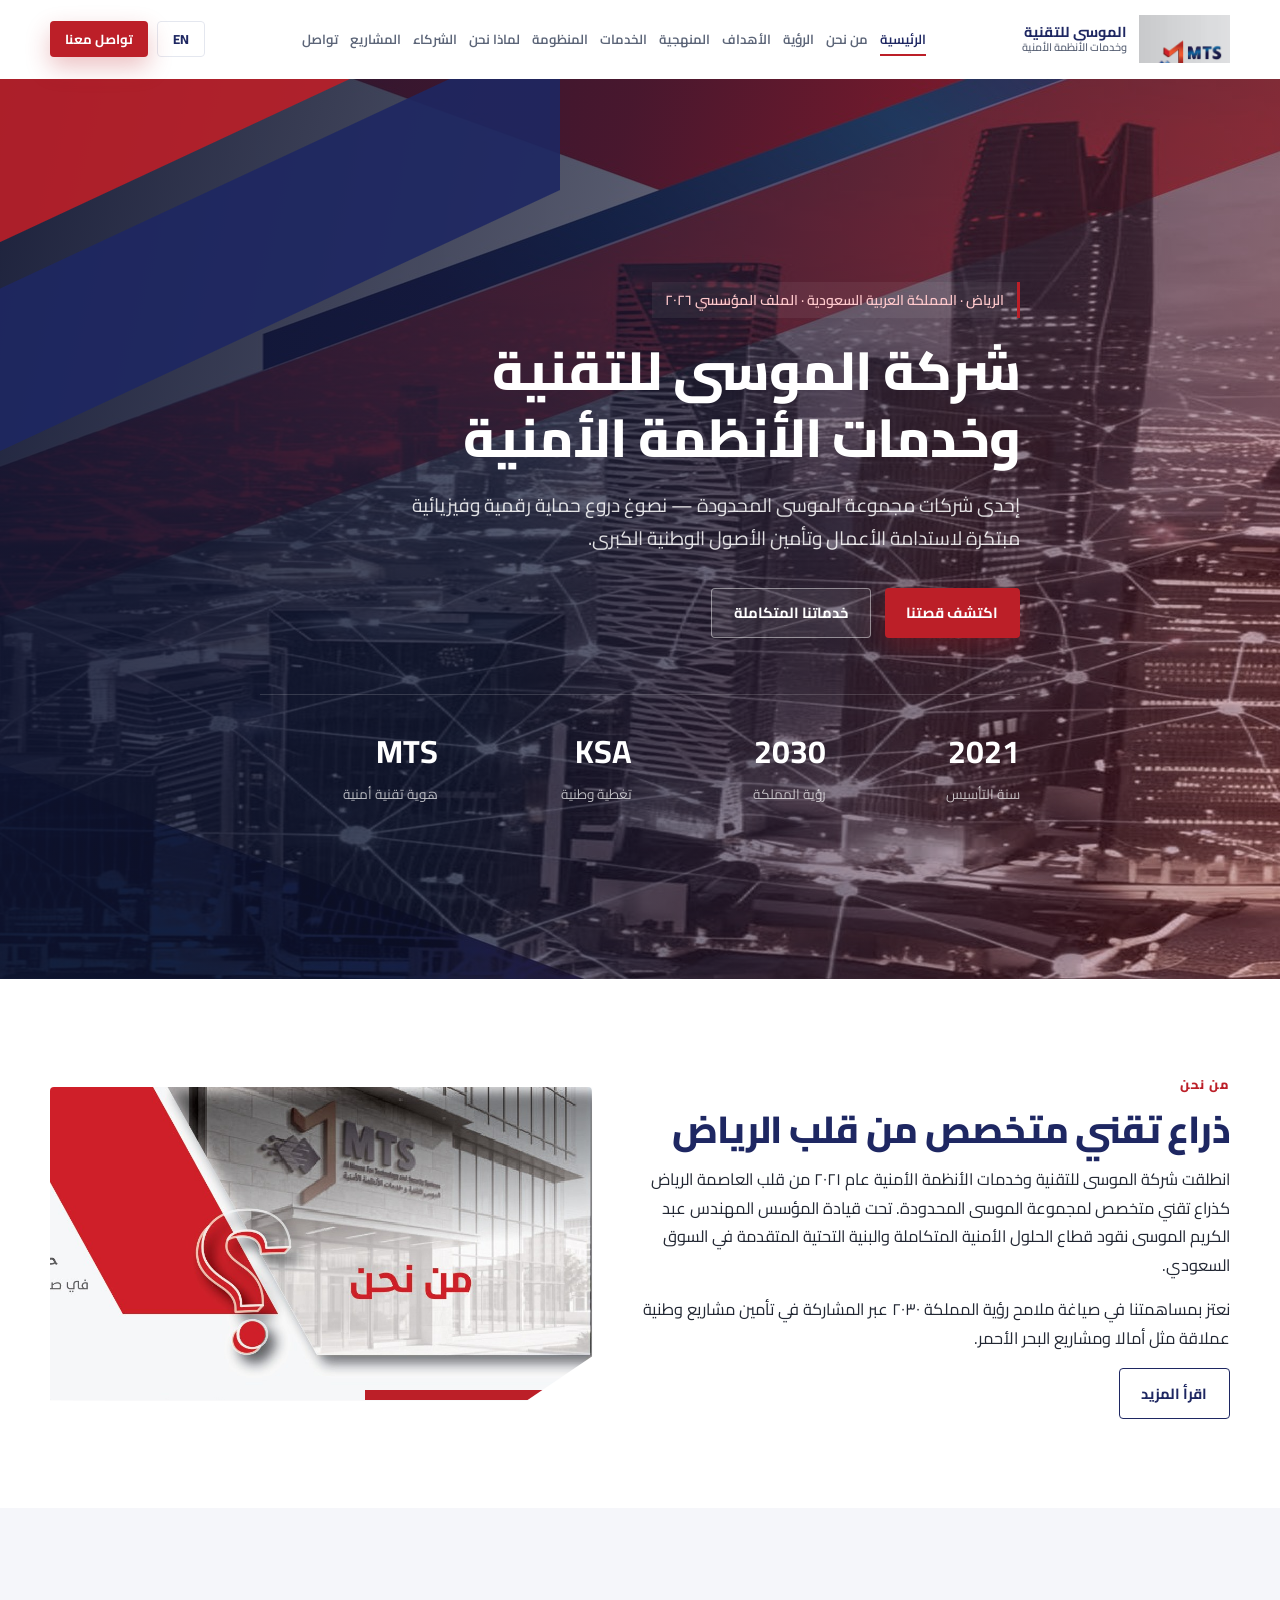
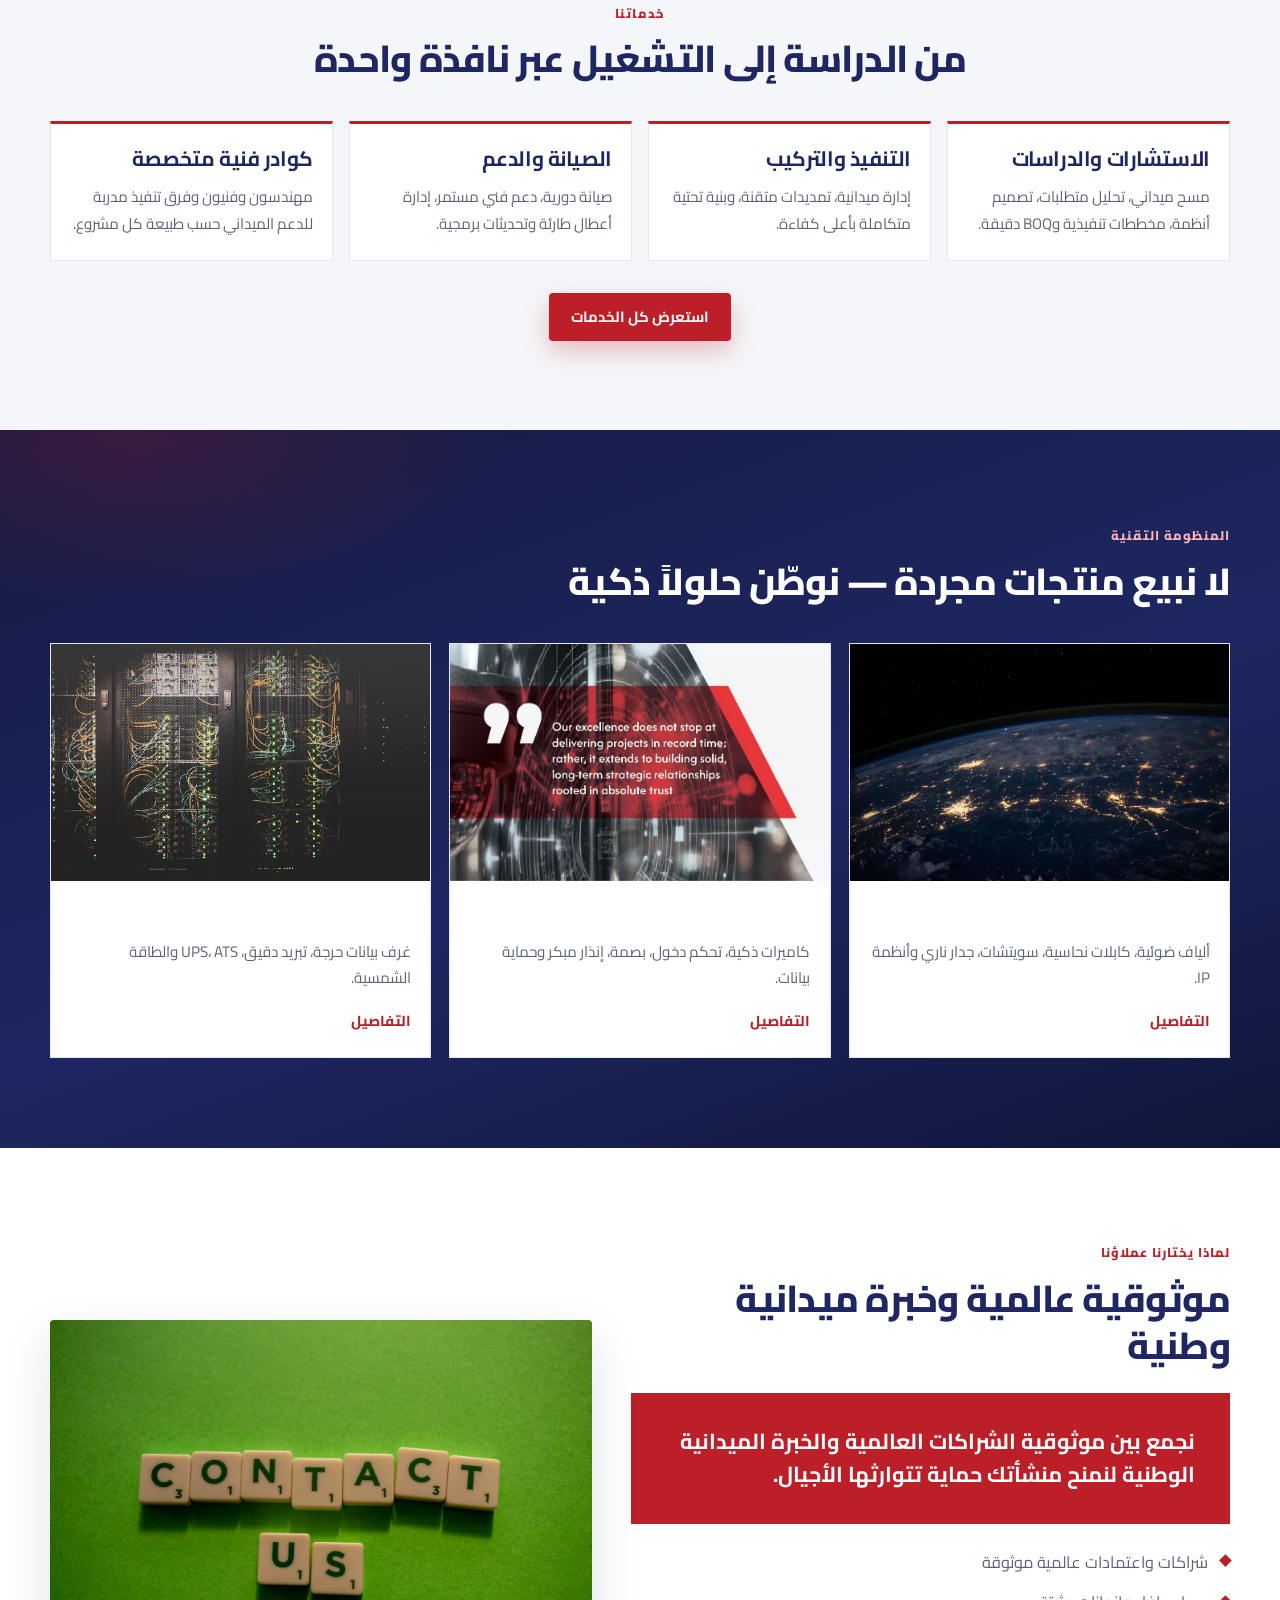
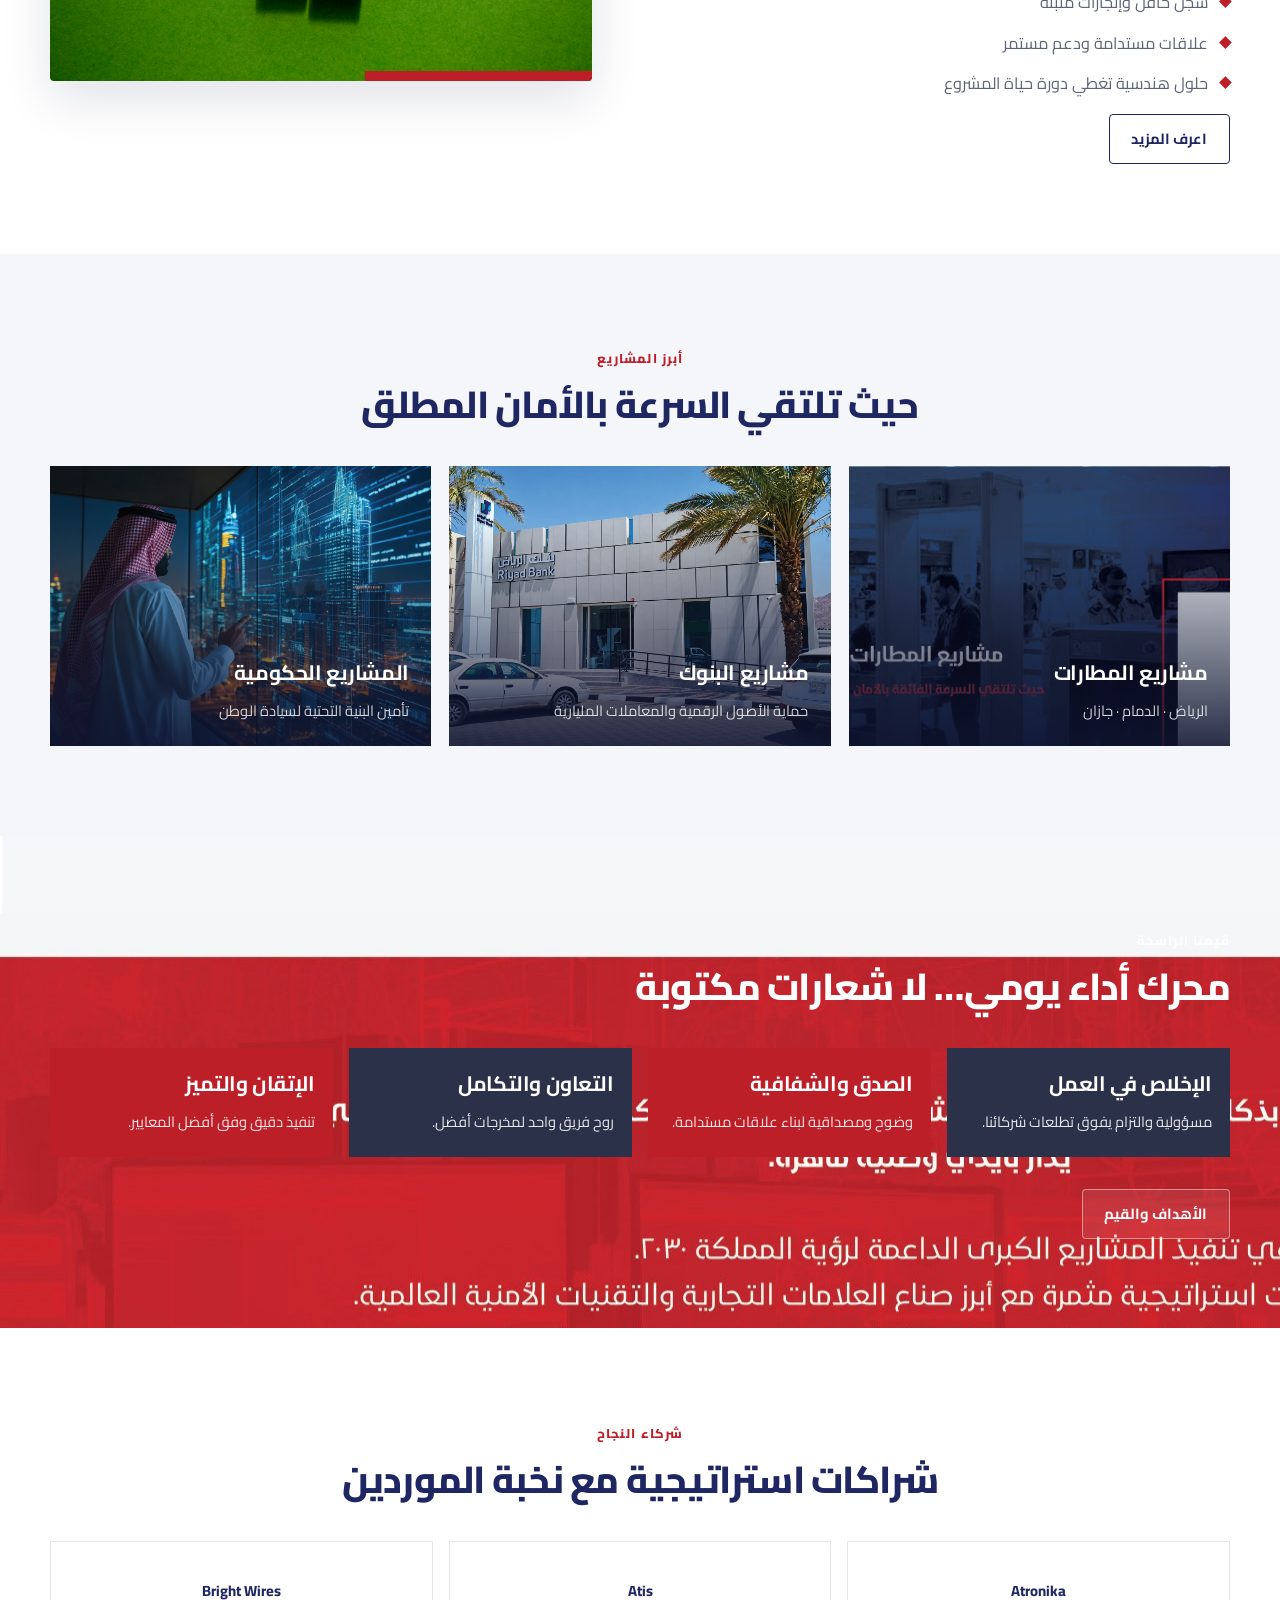
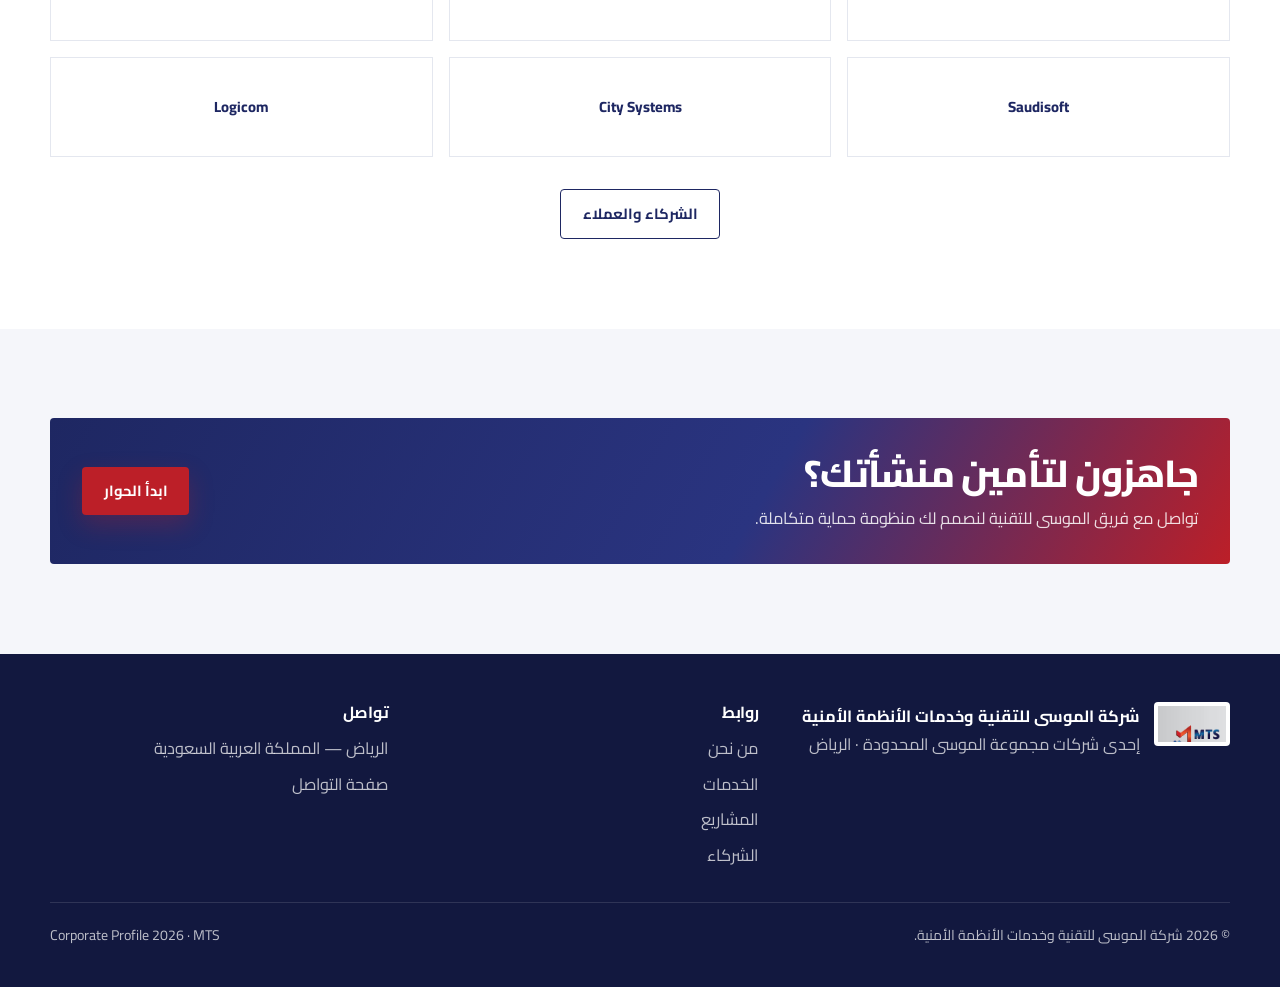
<file: index.html>
<!DOCTYPE html>
<html lang="ar" dir="rtl">
<head>
  <meta charset="UTF-8">
  <meta name="viewport" content="width=device-width, initial-scale=1.0">
  <meta name="theme-color" content="#1E2762">
  <meta name="description" content="شركة الموسى للتقنية وخدمات الأنظمة الأمنية — حلول أمنية وتقنية متكاملة في الرياض.">
  <meta name="title-ar" content="الموسى للتقنية وخدمات الأنظمة الأمنية | MTS">
  <meta name="title-en" content="Al-Mousa Technology & Security Systems | MTS">
  <meta name="keywords" content="الموسى للتقنية, MTS, أنظمة أمنية, الرياض, Al-Mousa Technology, security systems Saudi Arabia">
  <link rel="canonical" href="https://al-mousa.sa/index.html">
  <meta property="og:title" content="الموسى للتقنية وخدمات الأنظمة الأمنية | MTS">
  <meta property="og:description" content="شركة الموسى للتقنية وخدمات الأنظمة الأمنية — حلول أمنية وتقنية متكاملة في الرياض.">
  <meta property="og:type" content="website">
  <title>الموسى للتقنية وخدمات الأنظمة الأمنية | MTS</title>
  <link rel="icon" type="image/png" href="assets/brand/favicon.png">
  <link rel="preconnect" href="https://fonts.googleapis.com">
  <link rel="preconnect" href="https://fonts.gstatic.com" crossorigin>
  <link href="https://fonts.googleapis.com/css2?family=Cairo:wght@400;600;700;800&family=Montserrat:wght@400;600;700;800&display=swap" rel="stylesheet">
  <link rel="stylesheet" href="css/main.css">
  <script type="application/ld+json">
  {"@context":"https://schema.org","@type":"Organization","name":"Al-Mousa for Technology and Security Systems Services Co.","alternateName":"شركة الموسى للتقنية وخدمات الأنظمة الأمنية","url":"https://al-mousa.sa/","logo":"assets/brand/logo-mts.png","foundingDate":"2021","address":{"@type":"PostalAddress","addressLocality":"Riyadh","addressCountry":"SA"},"parentOrganization":{"@type":"Organization","name":"Al-Mousa Group Co. Ltd."}}
  </script>
</head>
<body>
  <a class="skip-link" href="#main"><span class="lang-ar">تخطي إلى المحتوى</span><span class="lang-en">Skip to content</span></a>
  <div class="progress" id="scroll-progress" aria-hidden="true"></div>
  <header class="site-header">
    <div class="nav-shell">
      <a class="brand" href="index.html">
        <img src="assets/brand/logo-mts.png" alt="MTS" width="120" height="48" decoding="async">
        <span class="brand__text">
          <strong class="lang-ar">الموسى للتقنية</strong>
          <strong class="lang-en">AL-MOUSA MTS</strong>
          <small class="lang-ar">وخدمات الأنظمة الأمنية</small>
          <small class="lang-en">Technology &amp; Security</small>
        </span>
      </a>
      <nav class="nav" id="primary-nav" aria-label="Primary">
          <a href="index.html" class="is-active"><span class="lang-ar">الرئيسية</span><span class="lang-en">Home</span></a>
          <a href="about.html"><span class="lang-ar">من نحن</span><span class="lang-en">About</span></a>
          <a href="vision.html"><span class="lang-ar">الرؤية</span><span class="lang-en">Vision</span></a>
          <a href="goals.html"><span class="lang-ar">الأهداف</span><span class="lang-en">Goals</span></a>
          <a href="methodology.html"><span class="lang-ar">المنهجية</span><span class="lang-en">Method</span></a>
          <a href="services.html"><span class="lang-ar">الخدمات</span><span class="lang-en">Services</span></a>
          <a href="ecosystem.html"><span class="lang-ar">المنظومة</span><span class="lang-en">Ecosystem</span></a>
          <a href="why-us.html"><span class="lang-ar">لماذا نحن</span><span class="lang-en">Why Us</span></a>
          <a href="partners.html"><span class="lang-ar">الشركاء</span><span class="lang-en">Partners</span></a>
          <a href="projects.html"><span class="lang-ar">المشاريع</span><span class="lang-en">Projects</span></a>
          <a href="contact.html"><span class="lang-ar">تواصل</span><span class="lang-en">Contact</span></a>
      </nav>
      <div class="header-actions">
        <button type="button" class="lang-toggle" id="lang-toggle" aria-label="Language">
          <span class="lang-ar">EN</span><span class="lang-en">عربي</span>
        </button>
        <a class="btn btn--sm btn--red" href="contact.html">
          <span class="lang-ar">تواصل معنا</span><span class="lang-en">Contact Us</span>
        </a>
        <button type="button" class="menu-toggle" id="menu-toggle" aria-expanded="false" aria-controls="primary-nav">
          <span></span><span></span><span></span>
        </button>
      </div>
    </div>
  </header>
  <main id="main">

    <section class="home-hero">
      <div class="home-hero__media" style="background-image:url('assets/images/hero-riyadh.jpg')" role="img" aria-label="Riyadh skyline"></div>
      <div class="home-hero__stripes" aria-hidden="true"></div>
      <div class="home-hero__content reveal">
        <p class="home-hero__meta">
          <span class="lang-ar">الرياض · المملكة العربية السعودية · الملف المؤسسي ٢٠٢٦</span>
          <span class="lang-en">Riyadh · Kingdom of Saudi Arabia · Corporate Profile 2026</span>
        </p>
        <h1>
          <span class="lang-ar">شركة الموسى للتقنية<br>وخدمات الأنظمة الأمنية</span>
          <span class="lang-en">AL-MOUSA FOR TECHNOLOGY<br>AND SECURITY SYSTEMS SERVICES CO</span>
        </h1>
        <p class="home-hero__tag">
          <span class="lang-ar">إحدى شركات مجموعة الموسى المحدودة — نصوغ دروع حماية رقمية وفيزيائية مبتكرة لاستدامة الأعمال وتأمين الأصول الوطنية الكبرى.</span>
          <span class="lang-en">A Subsidiary of Al-Mousa Group Co. Ltd. — forging innovative digital and physical protection shields for business sustainability and national assets.</span>
        </p>
        <div class="hero-cta">
          <a class="btn btn--red" href="about.html"><span class="lang-ar">اكتشف قصتنا</span><span class="lang-en">Discover Our Story</span></a>
          <a class="btn btn--ghost" href="services.html"><span class="lang-ar">خدماتنا المتكاملة</span><span class="lang-en">Our Solutions</span></a>
        </div>
        <div class="hero-stats">
          <div><strong>2021</strong><span class="lang-ar">سنة التأسيس</span><span class="lang-en">Founded</span></div>
          <div><strong>2030</strong><span class="lang-ar">رؤية المملكة</span><span class="lang-en">Vision aligned</span></div>
          <div><strong>KSA</strong><span class="lang-ar">تغطية وطنية</span><span class="lang-en">Nationwide</span></div>
          <div><strong>MTS</strong><span class="lang-ar">هوية تقنية أمنية</span><span class="lang-en">Security tech</span></div>
        </div>
      </div>
    </section>

    <section class="section">
      <div class="container split">
        <div class="reveal">
          <p class="eyebrow"><span class="lang-ar">من نحن</span><span class="lang-en">About Us</span></p>
          <h2><span class="lang-ar">ذراع تقني متخصص من قلب الرياض</span><span class="lang-en">A specialized technical arm from Riyadh</span></h2>
          <p class="lang-ar">انطلقت شركة الموسى للتقنية وخدمات الأنظمة الأمنية عام ٢٠٢١ من قلب العاصمة الرياض كذراع تقني متخصص لمجموعة الموسى المحدودة. تحت قيادة المؤسس المهندس عبد الكريم الموسى نقود قطاع الحلول الأمنية المتكاملة والبنية التحتية المتقدمة في السوق السعودي.</p>
          <p class="lang-en">Launched in 2021 from Riyadh as a specialized technical arm of Al-Mousa Group. Under Eng. Abdulkarim Al-Mousa we lead integrated security solutions and advanced infrastructure in the Saudi market.</p>
          <p class="lang-ar">نعتز بمساهمتنا في صياغة ملامح رؤية المملكة ٢٠٣٠ عبر المشاركة في تأمين مشاريع وطنية عملاقة مثل أمالا ومشاريع البحر الأحمر.</p>
          <p class="lang-en">We proudly contribute to Vision 2030 through mega projects such as AMAALA and the Red Sea projects.</p>
          <a class="btn btn--outline" href="about.html"><span class="lang-ar">اقرأ المزيد</span><span class="lang-en">Read more</span></a>
        </div>
        <div class="media-frame angled reveal delay-1">
          <img src="assets/images/about-header.jpg" alt="" loading="lazy" width="900" height="600">
        </div>
      </div>
    </section>

    <section class="section section--soft">
      <div class="container">
        <div class="section-head center reveal">
          <p class="eyebrow"><span class="lang-ar">خدماتنا</span><span class="lang-en">Services</span></p>
          <h2><span class="lang-ar">من الدراسة إلى التشغيل عبر نافذة واحدة</span><span class="lang-en">From study to operation — one window</span></h2>
        </div>
        <div class="feature-grid">
          <article class="feature reveal"><h3><span class="lang-ar">الاستشارات والدراسات</span><span class="lang-en">Consulting &amp; Studies</span></h3><p class="lang-ar">مسح ميداني، تحليل متطلبات، تصميم أنظمة، مخططات تنفيذية وBOQ دقيقة.</p><p class="lang-en">Field surveys, requirements analysis, system design, blueprints and precise BOQs.</p></article>
          <article class="feature reveal delay-1"><h3><span class="lang-ar">التنفيذ والتركيب</span><span class="lang-en">Execution &amp; Installation</span></h3><p class="lang-ar">إدارة ميدانية، تمديدات متقنة، وبنية تحتية متكاملة بأعلى كفاءة.</p><p class="lang-en">Field management, masterful cabling, and integrated infrastructure.</p></article>
          <article class="feature reveal delay-2"><h3><span class="lang-ar">الصيانة والدعم</span><span class="lang-en">Maintenance &amp; Support</span></h3><p class="lang-ar">صيانة دورية، دعم فني مستمر، إدارة أعطال طارئة وتحديثات برمجية.</p><p class="lang-en">Periodic maintenance, continuous support, emergency response and updates.</p></article>
          <article class="feature reveal delay-3"><h3><span class="lang-ar">كوادر فنية متخصصة</span><span class="lang-en">Specialized Cadres</span></h3><p class="lang-ar">مهندسون وفنيون وفرق تنفيذ مدربة للدعم الميداني حسب طبيعة كل مشروع.</p><p class="lang-en">Engineers, technicians and trained teams tailored to each project.</p></article>
        </div>
        <div style="text-align:center;margin-top:2rem" class="reveal">
          <a class="btn btn--red" href="services.html"><span class="lang-ar">استعرض كل الخدمات</span><span class="lang-en">View all services</span></a>
        </div>
      </div>
    </section>

    <section class="section section--navy">
      <div class="container">
        <div class="section-head reveal">
          <p class="eyebrow"><span class="lang-ar">المنظومة التقنية</span><span class="lang-en">Technical Ecosystem</span></p>
          <h2><span class="lang-ar">لا نبيع منتجات مجردة — نوطّن حلولاً ذكية</span><span class="lang-en">We localize smart solutions</span></h2>
        </div>
        <div class="card-grid">
          <article class="card reveal">
            <div class="card__img"><img src="assets/images/stock/network-cables.jpg" alt="" loading="lazy" width="700" height="440"></div>
            <div class="card__body"><h3><span class="lang-ar">البنية التحتية والشبكات</span><span class="lang-en">Infrastructure &amp; Networking</span></h3><p class="lang-ar">ألياف ضوئية، كابلات نحاسية، سويتشات، جدار ناري وأنظمة IP.</p><p class="lang-en">Fiber optics, copper cabling, switches, firewalls and IP systems.</p><a class="card__link" href="ecosystem.html"><span class="lang-ar">التفاصيل</span><span class="lang-en">Details</span></a></div>
          </article>
          <article class="card reveal delay-1">
            <div class="card__img"><img src="assets/images/security-shield.jpg" alt="" loading="lazy" width="700" height="440"></div>
            <div class="card__body"><h3><span class="lang-ar">الأمن والحماية</span><span class="lang-en">Security &amp; Protection</span></h3><p class="lang-ar">كاميرات ذكية، تحكم دخول، بصمة، إنذار مبكر وحماية بيانات.</p><p class="lang-en">Smart cameras, access control, biometrics, early warning and data protection.</p><a class="card__link" href="ecosystem.html"><span class="lang-ar">التفاصيل</span><span class="lang-en">Details</span></a></div>
          </article>
          <article class="card reveal delay-2">
            <div class="card__img"><img src="assets/images/stock/datacenter-aisle.jpg" alt="" loading="lazy" width="700" height="440"></div>
            <div class="card__body"><h3><span class="lang-ar">مراكز البيانات والطاقة</span><span class="lang-en">Data Centers &amp; Power</span></h3><p class="lang-ar">غرف بيانات حرجة، تبريد دقيق، UPS، ATS والطاقة الشمسية.</p><p class="lang-en">Critical data rooms, precision cooling, UPS, ATS and solar energy.</p><a class="card__link" href="ecosystem.html"><span class="lang-ar">التفاصيل</span><span class="lang-en">Details</span></a></div>
          </article>
        </div>
      </div>
    </section>

    <section class="section">
      <div class="container split split--rev">
        <div class="media-frame reveal"><img src="assets/images/stock/control-room.jpg" alt="" loading="lazy" width="900" height="600"></div>
        <div class="reveal delay-1">
          <p class="eyebrow"><span class="lang-ar">لماذا يختارنا عملاؤنا</span><span class="lang-en">Why Clients Choose Us</span></p>
          <h2><span class="lang-ar">موثوقية عالمية وخبرة ميدانية وطنية</span><span class="lang-en">Global reliability with national expertise</span></h2>
          <div class="quote-band" style="margin:1.5rem 0;clip-path:none">
            <p class="lang-ar">نجمع بين موثوقية الشراكات العالمية والخبرة الميدانية الوطنية لنمنح منشأتك حماية تتوارثها الأجيال.</p>
            <p class="lang-en">We combine global partnership reliability with national field expertise — protection inherited by generations.</p>
          </div>
          <ul class="checklist">
            <li><span class="lang-ar">شراكات واعتمادات عالمية موثوقة</span><span class="lang-en">Trusted global partnerships &amp; accreditations</span></li>
            <li><span class="lang-ar">سجل حافل وإنجازات مثبتة</span><span class="lang-en">Proven track record of success</span></li>
            <li><span class="lang-ar">علاقات مستدامة ودعم مستمر</span><span class="lang-en">Sustained relationships &amp; continuous support</span></li>
            <li><span class="lang-ar">حلول هندسية تغطي دورة حياة المشروع</span><span class="lang-en">End-to-end engineering across the project lifecycle</span></li>
          </ul>
          <a class="btn btn--outline" href="why-us.html" style="margin-top:1rem"><span class="lang-ar">اعرف المزيد</span><span class="lang-en">Learn more</span></a>
        </div>
      </div>
    </section>

    <section class="section section--soft">
      <div class="container">
        <div class="section-head center reveal">
          <p class="eyebrow"><span class="lang-ar">أبرز المشاريع</span><span class="lang-en">Key Projects</span></p>
          <h2><span class="lang-ar">حيث تلتقي السرعة بالأمان المطلق</span><span class="lang-en">Where speed meets absolute safety</span></h2>
        </div>
        <div class="project-rail">
          <a class="project-tile reveal" href="projects.html">
            <img src="assets/images/airport-security.jpg" alt="" loading="lazy" width="800" height="500">
            <div class="project-tile__body"><h3><span class="lang-ar">مشاريع المطارات</span><span class="lang-en">Airport Projects</span></h3><p class="lang-ar">الرياض · الدمام · جازان</p><p class="lang-en">Riyadh · Dammam · Jazan</p></div>
          </a>
          <a class="project-tile reveal delay-1" href="projects.html">
            <img src="assets/images/banking.jpg" alt="" loading="lazy" width="800" height="500">
            <div class="project-tile__body"><h3><span class="lang-ar">مشاريع البنوك</span><span class="lang-en">Banking Projects</span></h3><p class="lang-ar">حماية الأصول الرقمية والمعاملات المليارية</p><p class="lang-en">Securing digital assets &amp; multi-billion transactions</p></div>
          </a>
          <a class="project-tile reveal delay-2" href="projects.html">
            <img src="assets/images/government.jpg" alt="" loading="lazy" width="800" height="500">
            <div class="project-tile__body"><h3><span class="lang-ar">المشاريع الحكومية</span><span class="lang-en">Government Projects</span></h3><p class="lang-ar">تأمين البنية التحتية لسيادة الوطن</p><p class="lang-en">Securing the nation's infrastructure</p></div>
          </a>
        </div>
      </div>
    </section>

    <section class="section section--red" style="background-image:url('assets/images/goals-ops.jpg')">
      <div class="container reveal">
        <div class="section-head">
          <p class="eyebrow"><span class="lang-ar">قيمنا الراسخة</span><span class="lang-en">Our Core Values</span></p>
          <h2><span class="lang-ar">محرك أداء يومي… لا شعارات مكتوبة</span><span class="lang-en">A daily performance engine — not slogans</span></h2>
        </div>
        <div class="pillars">
          <article class="pillar"><h3><span class="lang-ar">الإخلاص في العمل</span><span class="lang-en">Dedication</span></h3><p class="lang-ar">مسؤولية والتزام يفوق تطلعات شركائنا.</p><p class="lang-en">Responsibility exceeding partners' expectations.</p></article>
          <article class="pillar"><h3><span class="lang-ar">الصدق والشفافية</span><span class="lang-en">Honesty</span></h3><p class="lang-ar">وضوح ومصداقية لبناء علاقات مستدامة.</p><p class="lang-en">Clarity and credibility for lasting relationships.</p></article>
          <article class="pillar"><h3><span class="lang-ar">التعاون والتكامل</span><span class="lang-en">Collaboration</span></h3><p class="lang-ar">روح فريق واحد لمخرجات أفضل.</p><p class="lang-en">One team spirit for better outcomes.</p></article>
          <article class="pillar"><h3><span class="lang-ar">الإتقان والتميز</span><span class="lang-en">Excellence</span></h3><p class="lang-ar">تنفيذ دقيق وفق أفضل المعايير.</p><p class="lang-en">Precise execution to the highest standards.</p></article>
        </div>
        <div style="margin-top:2rem"><a class="btn btn--ghost" href="goals.html"><span class="lang-ar">الأهداف والقيم</span><span class="lang-en">Goals &amp; Values</span></a></div>
      </div>
    </section>

    <section class="section">
      <div class="container">
        <div class="section-head center reveal">
          <p class="eyebrow"><span class="lang-ar">شركاء النجاح</span><span class="lang-en">Success Partners</span></p>
          <h2><span class="lang-ar">شراكات استراتيجية مع نخبة الموردين</span><span class="lang-en">Strategic partnerships with elite suppliers</span></h2>
        </div>
        <div class="logo-wall reveal">
          <figure>Atronika</figure><figure>Atis</figure><figure>Bright Wires</figure>
          <figure>Saudisoft</figure><figure>City Systems</figure><figure>Logicom</figure>
        </div>
        <div style="text-align:center;margin-top:2rem" class="reveal">
          <a class="btn btn--outline" href="partners.html"><span class="lang-ar">الشركاء والعملاء</span><span class="lang-en">Partners &amp; Clients</span></a>
        </div>
      </div>
    </section>

    <section class="section section--soft">
      <div class="container reveal">
        <div class="cta-banner">
          <div>
            <h2><span class="lang-ar">جاهزون لتأمين منشأتك؟</span><span class="lang-en">Ready to secure your facility?</span></h2>
            <p class="lang-ar">تواصل مع فريق الموسى للتقنية لنصمم لك منظومة حماية متكاملة.</p>
            <p class="lang-en">Contact the Al-Mousa Technology team to design an integrated protection ecosystem.</p>
          </div>
          <a class="btn btn--red" href="contact.html"><span class="lang-ar">ابدأ الحوار</span><span class="lang-en">Start a conversation</span></a>
        </div>
      </div>
    </section>

  </main>
  <footer class="site-footer">
    <div class="container footer-grid">
      <div class="footer-brand">
        <img src="assets/brand/logo-mts.png" alt="" width="88" height="40" loading="lazy">
        <div>
          <strong class="lang-ar">شركة الموسى للتقنية وخدمات الأنظمة الأمنية</strong>
          <strong class="lang-en">Al-Mousa for Technology and Security Systems Services Co.</strong>
          <p class="lang-ar">إحدى شركات مجموعة الموسى المحدودة · الرياض</p>
          <p class="lang-en">A Subsidiary of Al-Mousa Group Co. Ltd. · Riyadh</p>
        </div>
      </div>
      <div>
        <h3><span class="lang-ar">روابط</span><span class="lang-en">Links</span></h3>
        <div class="footer-links">
          <a href="about.html"><span class="lang-ar">من نحن</span><span class="lang-en">About</span></a>
          <a href="services.html"><span class="lang-ar">الخدمات</span><span class="lang-en">Services</span></a>
          <a href="projects.html"><span class="lang-ar">المشاريع</span><span class="lang-en">Projects</span></a>
          <a href="partners.html"><span class="lang-ar">الشركاء</span><span class="lang-en">Partners</span></a>
        </div>
      </div>
      <div>
        <h3><span class="lang-ar">تواصل</span><span class="lang-en">Contact</span></h3>
        <div class="footer-links">
          <span class="lang-ar">الرياض — المملكة العربية السعودية</span>
          <span class="lang-en">Riyadh — Kingdom of Saudi Arabia</span>
          <a href="contact.html"><span class="lang-ar">صفحة التواصل</span><span class="lang-en">Contact page</span></a>
        </div>
      </div>
    </div>
    <div class="container footer-bottom">
      <p class="lang-ar">© 2026 شركة الموسى للتقنية وخدمات الأنظمة الأمنية.</p>
      <p class="lang-en">© 2026 Al-Mousa for Technology and Security Systems Services Co.</p>
      <p>Corporate Profile 2026 · MTS</p>
    </div>
  </footer>
  <button type="button" class="to-top" id="to-top" aria-label="Top">
    <svg viewBox="0 0 24 24" fill="none"><path d="M12 19V5M5 12l7-7 7 7" stroke="currentColor" stroke-width="2" stroke-linecap="round" stroke-linejoin="round"/></svg>
  </button>
  <script src="js/main.js" defer></script>
</body>
</html>
</file>
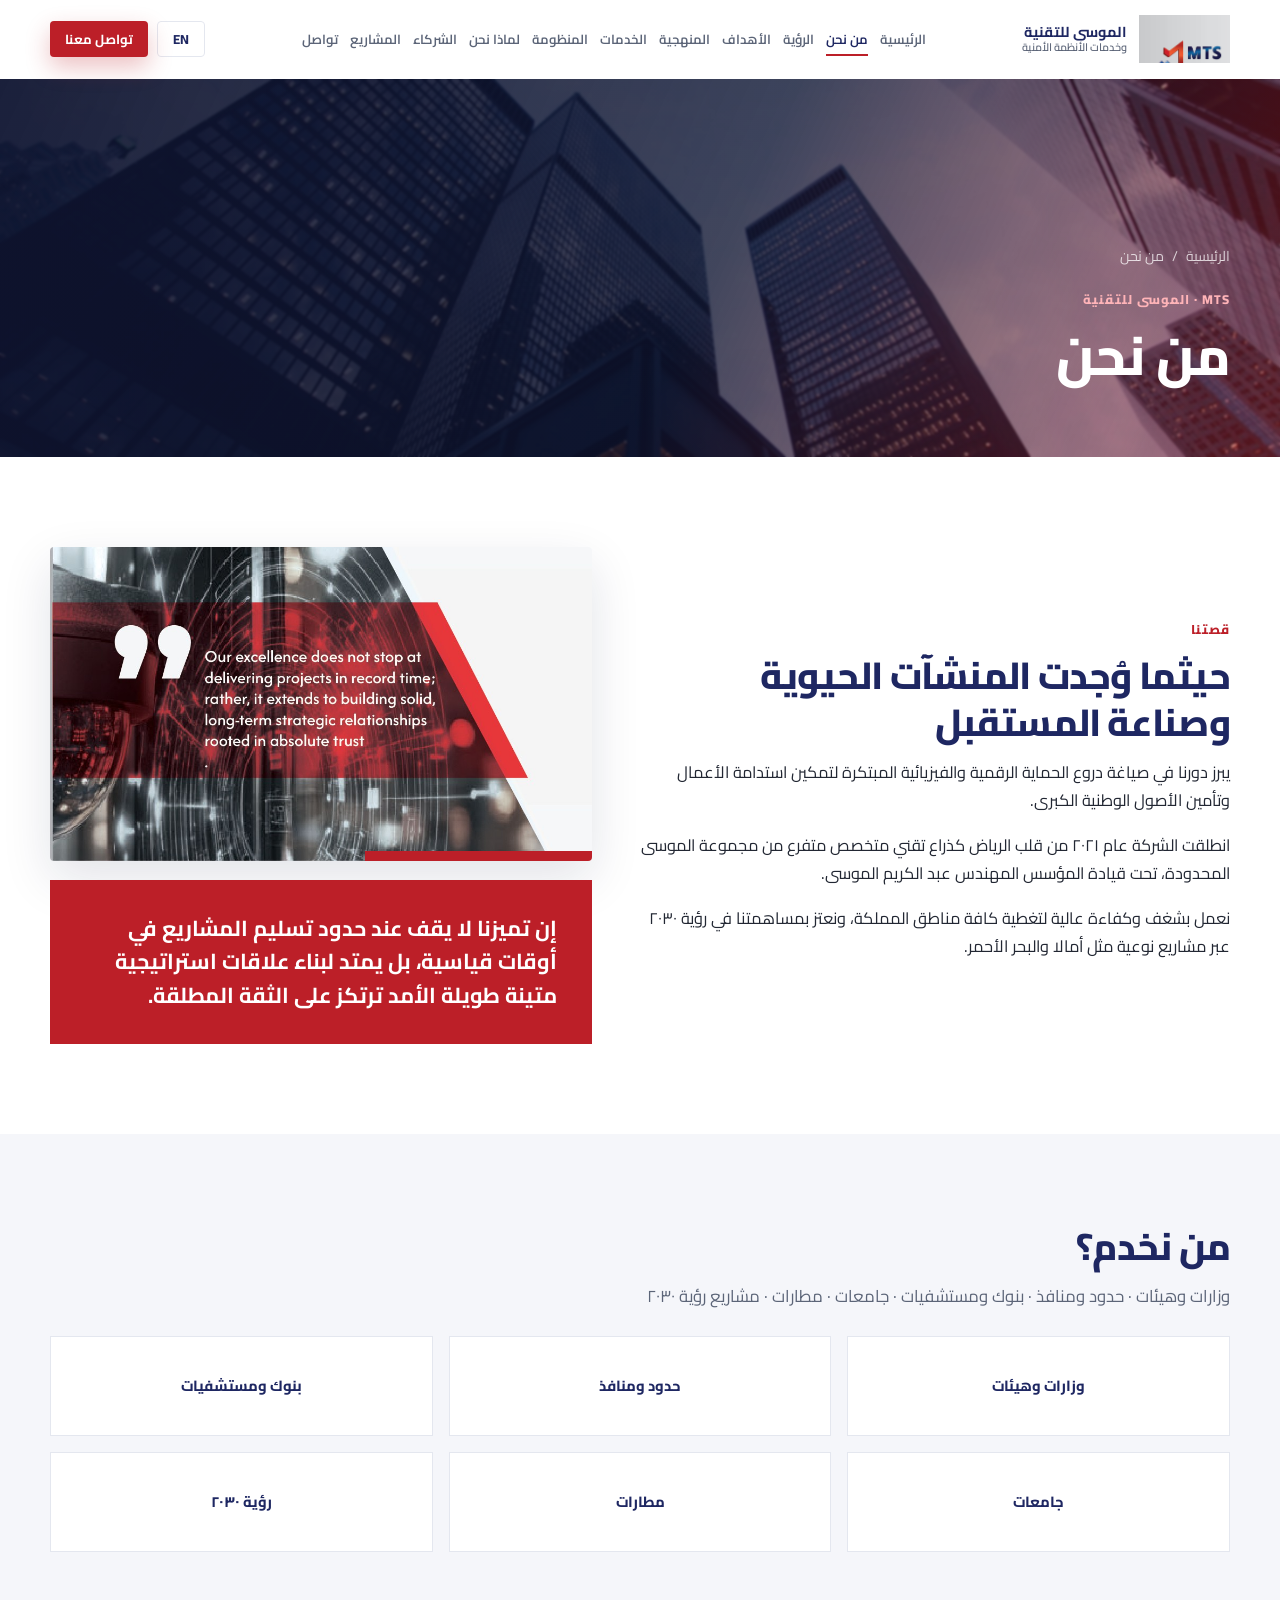
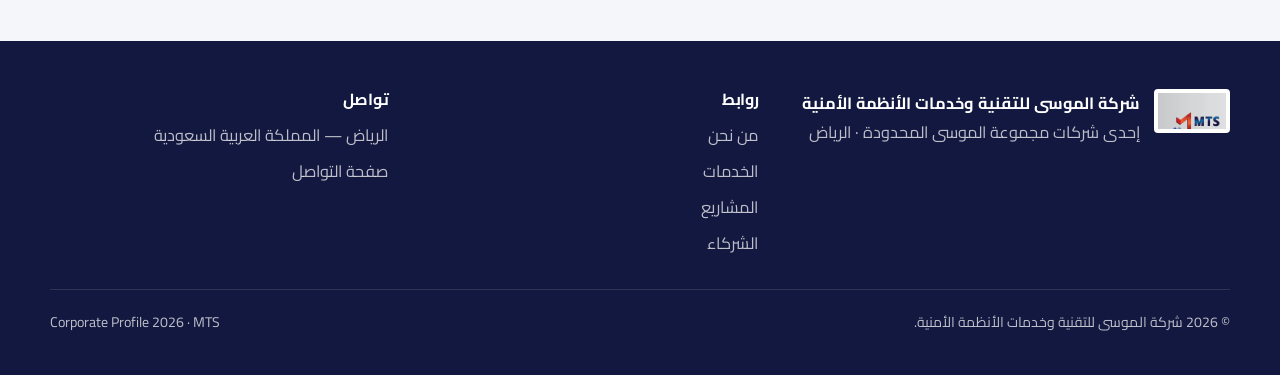
<file: about.html>
<!DOCTYPE html>
<html lang="ar" dir="rtl">
<head>
  <meta charset="UTF-8">
  <meta name="viewport" content="width=device-width, initial-scale=1.0">
  <meta name="theme-color" content="#1E2762">
  <meta name="description" content="تعرف على شركة الموسى للتقنية — ذراع تقني متخصص لمجموعة الموسى من الرياض.">
  <meta name="title-ar" content="من نحن | الموسى للتقنية">
  <meta name="title-en" content="About Us | Al-Mousa MTS">
  <meta name="keywords" content="الموسى للتقنية, MTS, أنظمة أمنية, الرياض, Al-Mousa Technology, security systems Saudi Arabia">
  <link rel="canonical" href="https://al-mousa.sa/about.html">
  <meta property="og:title" content="من نحن | الموسى للتقنية">
  <meta property="og:description" content="تعرف على شركة الموسى للتقنية — ذراع تقني متخصص لمجموعة الموسى من الرياض.">
  <meta property="og:type" content="website">
  <title>من نحن | الموسى للتقنية</title>
  <link rel="icon" type="image/png" href="assets/brand/favicon.png">
  <link rel="preconnect" href="https://fonts.googleapis.com">
  <link rel="preconnect" href="https://fonts.gstatic.com" crossorigin>
  <link href="https://fonts.googleapis.com/css2?family=Cairo:wght@400;600;700;800&family=Montserrat:wght@400;600;700;800&display=swap" rel="stylesheet">
  <link rel="stylesheet" href="css/main.css">
  <script type="application/ld+json">
  {"@context":"https://schema.org","@type":"Organization","name":"Al-Mousa for Technology and Security Systems Services Co.","alternateName":"شركة الموسى للتقنية وخدمات الأنظمة الأمنية","url":"https://al-mousa.sa/","logo":"assets/brand/logo-mts.png","foundingDate":"2021","address":{"@type":"PostalAddress","addressLocality":"Riyadh","addressCountry":"SA"},"parentOrganization":{"@type":"Organization","name":"Al-Mousa Group Co. Ltd."}}
  </script>
</head>
<body>
  <a class="skip-link" href="#main"><span class="lang-ar">تخطي إلى المحتوى</span><span class="lang-en">Skip to content</span></a>
  <div class="progress" id="scroll-progress" aria-hidden="true"></div>
  <header class="site-header">
    <div class="nav-shell">
      <a class="brand" href="index.html">
        <img src="assets/brand/logo-mts.png" alt="MTS" width="120" height="48" decoding="async">
        <span class="brand__text">
          <strong class="lang-ar">الموسى للتقنية</strong>
          <strong class="lang-en">AL-MOUSA MTS</strong>
          <small class="lang-ar">وخدمات الأنظمة الأمنية</small>
          <small class="lang-en">Technology &amp; Security</small>
        </span>
      </a>
      <nav class="nav" id="primary-nav" aria-label="Primary">
          <a href="index.html"><span class="lang-ar">الرئيسية</span><span class="lang-en">Home</span></a>
          <a href="about.html" class="is-active"><span class="lang-ar">من نحن</span><span class="lang-en">About</span></a>
          <a href="vision.html"><span class="lang-ar">الرؤية</span><span class="lang-en">Vision</span></a>
          <a href="goals.html"><span class="lang-ar">الأهداف</span><span class="lang-en">Goals</span></a>
          <a href="methodology.html"><span class="lang-ar">المنهجية</span><span class="lang-en">Method</span></a>
          <a href="services.html"><span class="lang-ar">الخدمات</span><span class="lang-en">Services</span></a>
          <a href="ecosystem.html"><span class="lang-ar">المنظومة</span><span class="lang-en">Ecosystem</span></a>
          <a href="why-us.html"><span class="lang-ar">لماذا نحن</span><span class="lang-en">Why Us</span></a>
          <a href="partners.html"><span class="lang-ar">الشركاء</span><span class="lang-en">Partners</span></a>
          <a href="projects.html"><span class="lang-ar">المشاريع</span><span class="lang-en">Projects</span></a>
          <a href="contact.html"><span class="lang-ar">تواصل</span><span class="lang-en">Contact</span></a>
      </nav>
      <div class="header-actions">
        <button type="button" class="lang-toggle" id="lang-toggle" aria-label="Language">
          <span class="lang-ar">EN</span><span class="lang-en">عربي</span>
        </button>
        <a class="btn btn--sm btn--red" href="contact.html">
          <span class="lang-ar">تواصل معنا</span><span class="lang-en">Contact Us</span>
        </a>
        <button type="button" class="menu-toggle" id="menu-toggle" aria-expanded="false" aria-controls="primary-nav">
          <span></span><span></span><span></span>
        </button>
      </div>
    </div>
  </header>
  <main id="main">
    <section class="page-hero" style="background-image:url('assets/images/stock/smart-building.jpg')">
      <div class="container">
        <nav class="breadcrumb" aria-label="Breadcrumb">
          <a href="index.html"><span class="lang-ar">الرئيسية</span><span class="lang-en">Home</span></a>
          <span>/</span>
          <span class="lang-ar">من نحن</span><span class="lang-en">About</span>
        </nav>
        <p class="eyebrow"><span class="lang-ar">MTS · الموسى للتقنية</span><span class="lang-en">MTS · Al-Mousa Technology</span></p>
        <h1><span class="lang-ar">من نحن</span><span class="lang-en">About Us</span></h1>
      </div>
    </section>

    <section class="section"><div class="container split">
      <div class="prose reveal">
        <p class="eyebrow"><span class="lang-ar">قصتنا</span><span class="lang-en">Our Story</span></p>
        <h2><span class="lang-ar">حيثما وُجدت المنشآت الحيوية وصناعة المستقبل</span><span class="lang-en">Wherever vital facilities and future industries exist</span></h2>
        <p class="lang-ar">يبرز دورنا في صياغة دروع الحماية الرقمية والفيزيائية المبتكرة لتمكين استدامة الأعمال وتأمين الأصول الوطنية الكبرى.</p>
        <p class="lang-en">Our role emerges in forging innovative digital and physical protection shields to enable business sustainability and secure major national assets.</p>
        <p class="lang-ar">انطلقت الشركة عام ٢٠٢١ من قلب الرياض كذراع تقني متخصص متفرع من مجموعة الموسى المحدودة، تحت قيادة المؤسس المهندس عبد الكريم الموسى.</p>
        <p class="lang-en">Launched in 2021 from Riyadh as a specialized technical arm of Al-Mousa Group Co. Ltd., under Eng. Abdulkarim Al-Mousa.</p>
        <p class="lang-ar">نعمل بشغف وكفاءة عالية لتغطية كافة مناطق المملكة، ونعتز بمساهمتنا في رؤية ٢٠٣٠ عبر مشاريع نوعية مثل أمالا والبحر الأحمر.</p>
        <p class="lang-en">We operate nationwide with passion, proudly contributing to Vision 2030 through AMAALA and Red Sea projects.</p>
      </div>
      <div class="reveal delay-1">
        <div class="media-frame" style="margin-bottom:1.2rem"><img src="assets/images/security-shield.jpg" alt="" loading="lazy" width="800" height="500"></div>
        <div class="quote-band" style="clip-path:none"><p class="lang-ar">إن تميزنا لا يقف عند حدود تسليم المشاريع في أوقات قياسية، بل يمتد لبناء علاقات استراتيجية متينة طويلة الأمد ترتكز على الثقة المطلقة.</p><p class="lang-en">Our excellence extends beyond record-time delivery to building solid long-term strategic relationships rooted in absolute trust.</p></div>
      </div>
    </div></section>
    <section class="section section--soft"><div class="container reveal">
      <h2><span class="lang-ar">من نخدم؟</span><span class="lang-en">Who we serve</span></h2>
      <p class="section-lead lang-ar">وزارات وهيئات · حدود ومنافذ · بنوك ومستشفيات · جامعات · مطارات · مشاريع رؤية ٢٠٣٠</p>
      <p class="section-lead lang-en">Ministries · Borders &amp; ports · Banks &amp; hospitals · Universities · Airports · Vision 2030 projects</p>
      <div class="logo-wall" style="margin-top:1.5rem">
        <figure class="lang-ar">وزارات وهيئات</figure><figure class="lang-en">Ministries</figure>
        <figure class="lang-ar">حدود ومنافذ</figure><figure class="lang-en">Borders &amp; Ports</figure>
        <figure class="lang-ar">بنوك ومستشفيات</figure><figure class="lang-en">Banks &amp; Hospitals</figure>
        <figure class="lang-ar">جامعات</figure><figure class="lang-en">Universities</figure>
        <figure class="lang-ar">مطارات</figure><figure class="lang-en">Airports</figure>
        <figure class="lang-ar">رؤية ٢٠٣٠</figure><figure class="lang-en">Vision 2030</figure>
      </div>
    </div></section>

  </main>
  <footer class="site-footer">
    <div class="container footer-grid">
      <div class="footer-brand">
        <img src="assets/brand/logo-mts.png" alt="" width="88" height="40" loading="lazy">
        <div>
          <strong class="lang-ar">شركة الموسى للتقنية وخدمات الأنظمة الأمنية</strong>
          <strong class="lang-en">Al-Mousa for Technology and Security Systems Services Co.</strong>
          <p class="lang-ar">إحدى شركات مجموعة الموسى المحدودة · الرياض</p>
          <p class="lang-en">A Subsidiary of Al-Mousa Group Co. Ltd. · Riyadh</p>
        </div>
      </div>
      <div>
        <h3><span class="lang-ar">روابط</span><span class="lang-en">Links</span></h3>
        <div class="footer-links">
          <a href="about.html"><span class="lang-ar">من نحن</span><span class="lang-en">About</span></a>
          <a href="services.html"><span class="lang-ar">الخدمات</span><span class="lang-en">Services</span></a>
          <a href="projects.html"><span class="lang-ar">المشاريع</span><span class="lang-en">Projects</span></a>
          <a href="partners.html"><span class="lang-ar">الشركاء</span><span class="lang-en">Partners</span></a>
        </div>
      </div>
      <div>
        <h3><span class="lang-ar">تواصل</span><span class="lang-en">Contact</span></h3>
        <div class="footer-links">
          <span class="lang-ar">الرياض — المملكة العربية السعودية</span>
          <span class="lang-en">Riyadh — Kingdom of Saudi Arabia</span>
          <a href="contact.html"><span class="lang-ar">صفحة التواصل</span><span class="lang-en">Contact page</span></a>
        </div>
      </div>
    </div>
    <div class="container footer-bottom">
      <p class="lang-ar">© 2026 شركة الموسى للتقنية وخدمات الأنظمة الأمنية.</p>
      <p class="lang-en">© 2026 Al-Mousa for Technology and Security Systems Services Co.</p>
      <p>Corporate Profile 2026 · MTS</p>
    </div>
  </footer>
  <button type="button" class="to-top" id="to-top" aria-label="Top">
    <svg viewBox="0 0 24 24" fill="none"><path d="M12 19V5M5 12l7-7 7 7" stroke="currentColor" stroke-width="2" stroke-linecap="round" stroke-linejoin="round"/></svg>
  </button>
  <script src="js/main.js" defer></script>
</body>
</html>
</file>
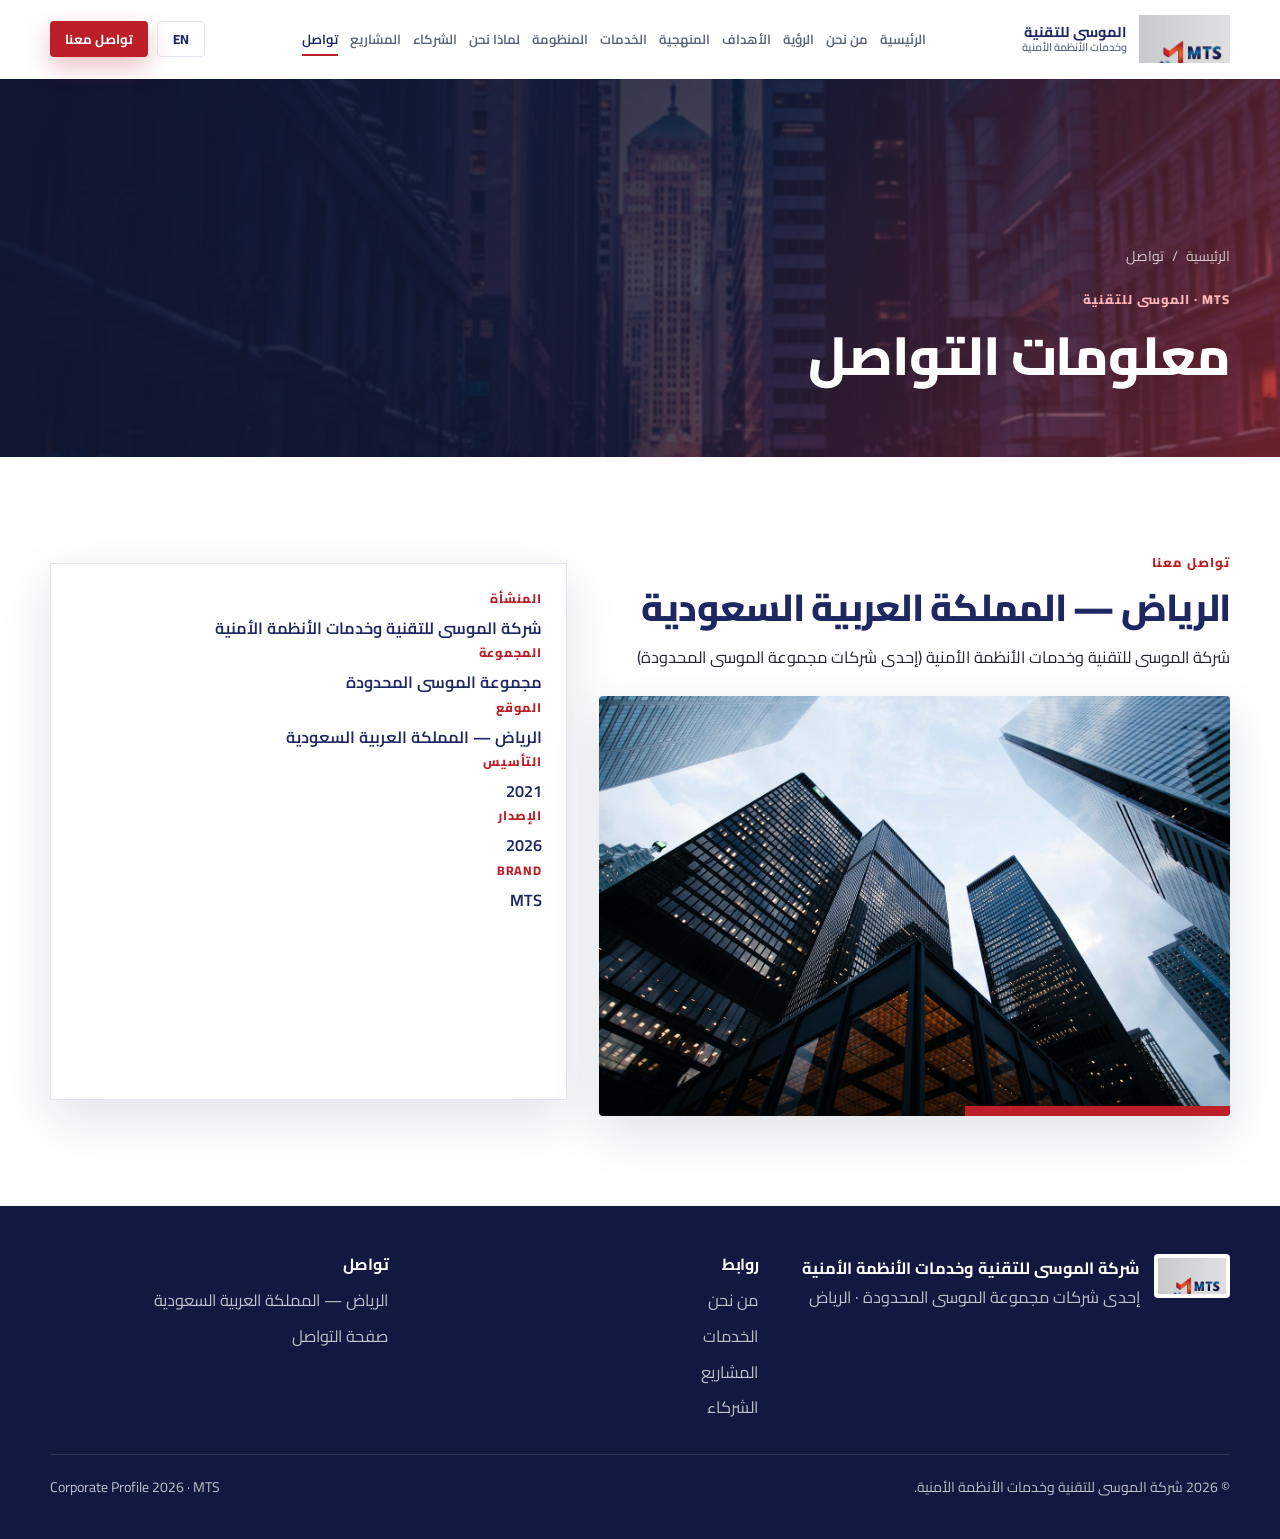
<file: contact.html>
<!DOCTYPE html>
<html lang="ar" dir="rtl">
<head>
  <meta charset="UTF-8">
  <meta name="viewport" content="width=device-width, initial-scale=1.0">
  <meta name="theme-color" content="#1E2762">
  <meta name="description" content="معلومات التواصل مع شركة الموسى للتقنية في الرياض.">
  <meta name="title-ar" content="تواصل معنا | الموسى للتقنية">
  <meta name="title-en" content="Contact | Al-Mousa MTS">
  <meta name="keywords" content="الموسى للتقنية, MTS, أنظمة أمنية, الرياض, Al-Mousa Technology, security systems Saudi Arabia">
  <link rel="canonical" href="https://al-mousa.sa/contact.html">
  <meta property="og:title" content="تواصل معنا | الموسى للتقنية">
  <meta property="og:description" content="معلومات التواصل مع شركة الموسى للتقنية في الرياض.">
  <meta property="og:type" content="website">
  <title>تواصل معنا | الموسى للتقنية</title>
  <link rel="icon" type="image/png" href="assets/brand/favicon.png">
  <link rel="preconnect" href="https://fonts.googleapis.com">
  <link rel="preconnect" href="https://fonts.gstatic.com" crossorigin>
  <link href="https://fonts.googleapis.com/css2?family=Cairo:wght@400;600;700;800&family=Montserrat:wght@400;600;700;800&display=swap" rel="stylesheet">
  <link rel="stylesheet" href="css/main.css">
  <script type="application/ld+json">
  {"@context":"https://schema.org","@type":"Organization","name":"Al-Mousa for Technology and Security Systems Services Co.","alternateName":"شركة الموسى للتقنية وخدمات الأنظمة الأمنية","url":"https://al-mousa.sa/","logo":"assets/brand/logo-mts.png","foundingDate":"2021","address":{"@type":"PostalAddress","addressLocality":"Riyadh","addressCountry":"SA"},"parentOrganization":{"@type":"Organization","name":"Al-Mousa Group Co. Ltd."}}
  </script>
</head>
<body>
  <a class="skip-link" href="#main"><span class="lang-ar">تخطي إلى المحتوى</span><span class="lang-en">Skip to content</span></a>
  <div class="progress" id="scroll-progress" aria-hidden="true"></div>
  <header class="site-header">
    <div class="nav-shell">
      <a class="brand" href="index.html">
        <img src="assets/brand/logo-mts.png" alt="MTS" width="120" height="48" decoding="async">
        <span class="brand__text">
          <strong class="lang-ar">الموسى للتقنية</strong>
          <strong class="lang-en">AL-MOUSA MTS</strong>
          <small class="lang-ar">وخدمات الأنظمة الأمنية</small>
          <small class="lang-en">Technology &amp; Security</small>
        </span>
      </a>
      <nav class="nav" id="primary-nav" aria-label="Primary">
          <a href="index.html"><span class="lang-ar">الرئيسية</span><span class="lang-en">Home</span></a>
          <a href="about.html"><span class="lang-ar">من نحن</span><span class="lang-en">About</span></a>
          <a href="vision.html"><span class="lang-ar">الرؤية</span><span class="lang-en">Vision</span></a>
          <a href="goals.html"><span class="lang-ar">الأهداف</span><span class="lang-en">Goals</span></a>
          <a href="methodology.html"><span class="lang-ar">المنهجية</span><span class="lang-en">Method</span></a>
          <a href="services.html"><span class="lang-ar">الخدمات</span><span class="lang-en">Services</span></a>
          <a href="ecosystem.html"><span class="lang-ar">المنظومة</span><span class="lang-en">Ecosystem</span></a>
          <a href="why-us.html"><span class="lang-ar">لماذا نحن</span><span class="lang-en">Why Us</span></a>
          <a href="partners.html"><span class="lang-ar">الشركاء</span><span class="lang-en">Partners</span></a>
          <a href="projects.html"><span class="lang-ar">المشاريع</span><span class="lang-en">Projects</span></a>
          <a href="contact.html" class="is-active"><span class="lang-ar">تواصل</span><span class="lang-en">Contact</span></a>
      </nav>
      <div class="header-actions">
        <button type="button" class="lang-toggle" id="lang-toggle" aria-label="Language">
          <span class="lang-ar">EN</span><span class="lang-en">عربي</span>
        </button>
        <a class="btn btn--sm btn--red" href="contact.html">
          <span class="lang-ar">تواصل معنا</span><span class="lang-en">Contact Us</span>
        </a>
        <button type="button" class="menu-toggle" id="menu-toggle" aria-expanded="false" aria-controls="primary-nav">
          <span></span><span></span><span></span>
        </button>
      </div>
    </div>
  </header>
  <main id="main">
    <section class="page-hero" style="background-image:url('assets/images/stock/night-city.jpg')">
      <div class="container">
        <nav class="breadcrumb" aria-label="Breadcrumb">
          <a href="index.html"><span class="lang-ar">الرئيسية</span><span class="lang-en">Home</span></a>
          <span>/</span>
          <span class="lang-ar">تواصل</span><span class="lang-en">Contact</span>
        </nav>
        <p class="eyebrow"><span class="lang-ar">MTS · الموسى للتقنية</span><span class="lang-en">MTS · Al-Mousa Technology</span></p>
        <h1><span class="lang-ar">معلومات التواصل</span><span class="lang-en">Contact Information</span></h1>
      </div>
    </section>

    <section class="section"><div class="container contact-grid">
      <div class="reveal">
        <p class="eyebrow"><span class="lang-ar">تواصل معنا</span><span class="lang-en">Get in touch</span></p>
        <h2><span class="lang-ar">الرياض — المملكة العربية السعودية</span><span class="lang-en">Riyadh — Kingdom of Saudi Arabia</span></h2>
        <p class="lang-ar">شركة الموسى للتقنية وخدمات الأنظمة الأمنية (إحدى شركات مجموعة الموسى المحدودة)</p>
        <p class="lang-en">Al-Mousa for Technology and Security Systems Services Co. — A Subsidiary of Al-Mousa Group Co. Ltd.</p>
        <div class="media-frame" style="margin-top:1.5rem"><img src="assets/images/stock/smart-building.jpg" alt="" loading="lazy" width="900" height="520"></div>
      </div>
      <dl class="contact-card reveal delay-1">
        <div><dt><span class="lang-ar">المنشأة</span><span class="lang-en">Entity</span></dt>
        <dd><span class="lang-ar">شركة الموسى للتقنية وخدمات الأنظمة الأمنية</span><span class="lang-en">Al-Mousa for Technology and Security Systems Services Co.</span></dd></div>
        <div><dt><span class="lang-ar">المجموعة</span><span class="lang-en">Group</span></dt>
        <dd><span class="lang-ar">مجموعة الموسى المحدودة</span><span class="lang-en">Al-Mousa Group Co. Ltd.</span></dd></div>
        <div><dt><span class="lang-ar">الموقع</span><span class="lang-en">Location</span></dt>
        <dd><span class="lang-ar">الرياض — المملكة العربية السعودية</span><span class="lang-en">Riyadh — Kingdom of Saudi Arabia</span></dd></div>
        <div><dt><span class="lang-ar">التأسيس</span><span class="lang-en">Founded</span></dt><dd>2021</dd></div>
        <div><dt><span class="lang-ar">الإصدار</span><span class="lang-en">Profile Year</span></dt><dd>2026</dd></div>
        <div><dt>Brand</dt><dd>MTS</dd></div>
      </dl>
    </div></section>

  </main>
  <footer class="site-footer">
    <div class="container footer-grid">
      <div class="footer-brand">
        <img src="assets/brand/logo-mts.png" alt="" width="88" height="40" loading="lazy">
        <div>
          <strong class="lang-ar">شركة الموسى للتقنية وخدمات الأنظمة الأمنية</strong>
          <strong class="lang-en">Al-Mousa for Technology and Security Systems Services Co.</strong>
          <p class="lang-ar">إحدى شركات مجموعة الموسى المحدودة · الرياض</p>
          <p class="lang-en">A Subsidiary of Al-Mousa Group Co. Ltd. · Riyadh</p>
        </div>
      </div>
      <div>
        <h3><span class="lang-ar">روابط</span><span class="lang-en">Links</span></h3>
        <div class="footer-links">
          <a href="about.html"><span class="lang-ar">من نحن</span><span class="lang-en">About</span></a>
          <a href="services.html"><span class="lang-ar">الخدمات</span><span class="lang-en">Services</span></a>
          <a href="projects.html"><span class="lang-ar">المشاريع</span><span class="lang-en">Projects</span></a>
          <a href="partners.html"><span class="lang-ar">الشركاء</span><span class="lang-en">Partners</span></a>
        </div>
      </div>
      <div>
        <h3><span class="lang-ar">تواصل</span><span class="lang-en">Contact</span></h3>
        <div class="footer-links">
          <span class="lang-ar">الرياض — المملكة العربية السعودية</span>
          <span class="lang-en">Riyadh — Kingdom of Saudi Arabia</span>
          <a href="contact.html"><span class="lang-ar">صفحة التواصل</span><span class="lang-en">Contact page</span></a>
        </div>
      </div>
    </div>
    <div class="container footer-bottom">
      <p class="lang-ar">© 2026 شركة الموسى للتقنية وخدمات الأنظمة الأمنية.</p>
      <p class="lang-en">© 2026 Al-Mousa for Technology and Security Systems Services Co.</p>
      <p>Corporate Profile 2026 · MTS</p>
    </div>
  </footer>
  <button type="button" class="to-top" id="to-top" aria-label="Top">
    <svg viewBox="0 0 24 24" fill="none"><path d="M12 19V5M5 12l7-7 7 7" stroke="currentColor" stroke-width="2" stroke-linecap="round" stroke-linejoin="round"/></svg>
  </button>
  <script src="js/main.js" defer></script>
</body>
</html>
</file>
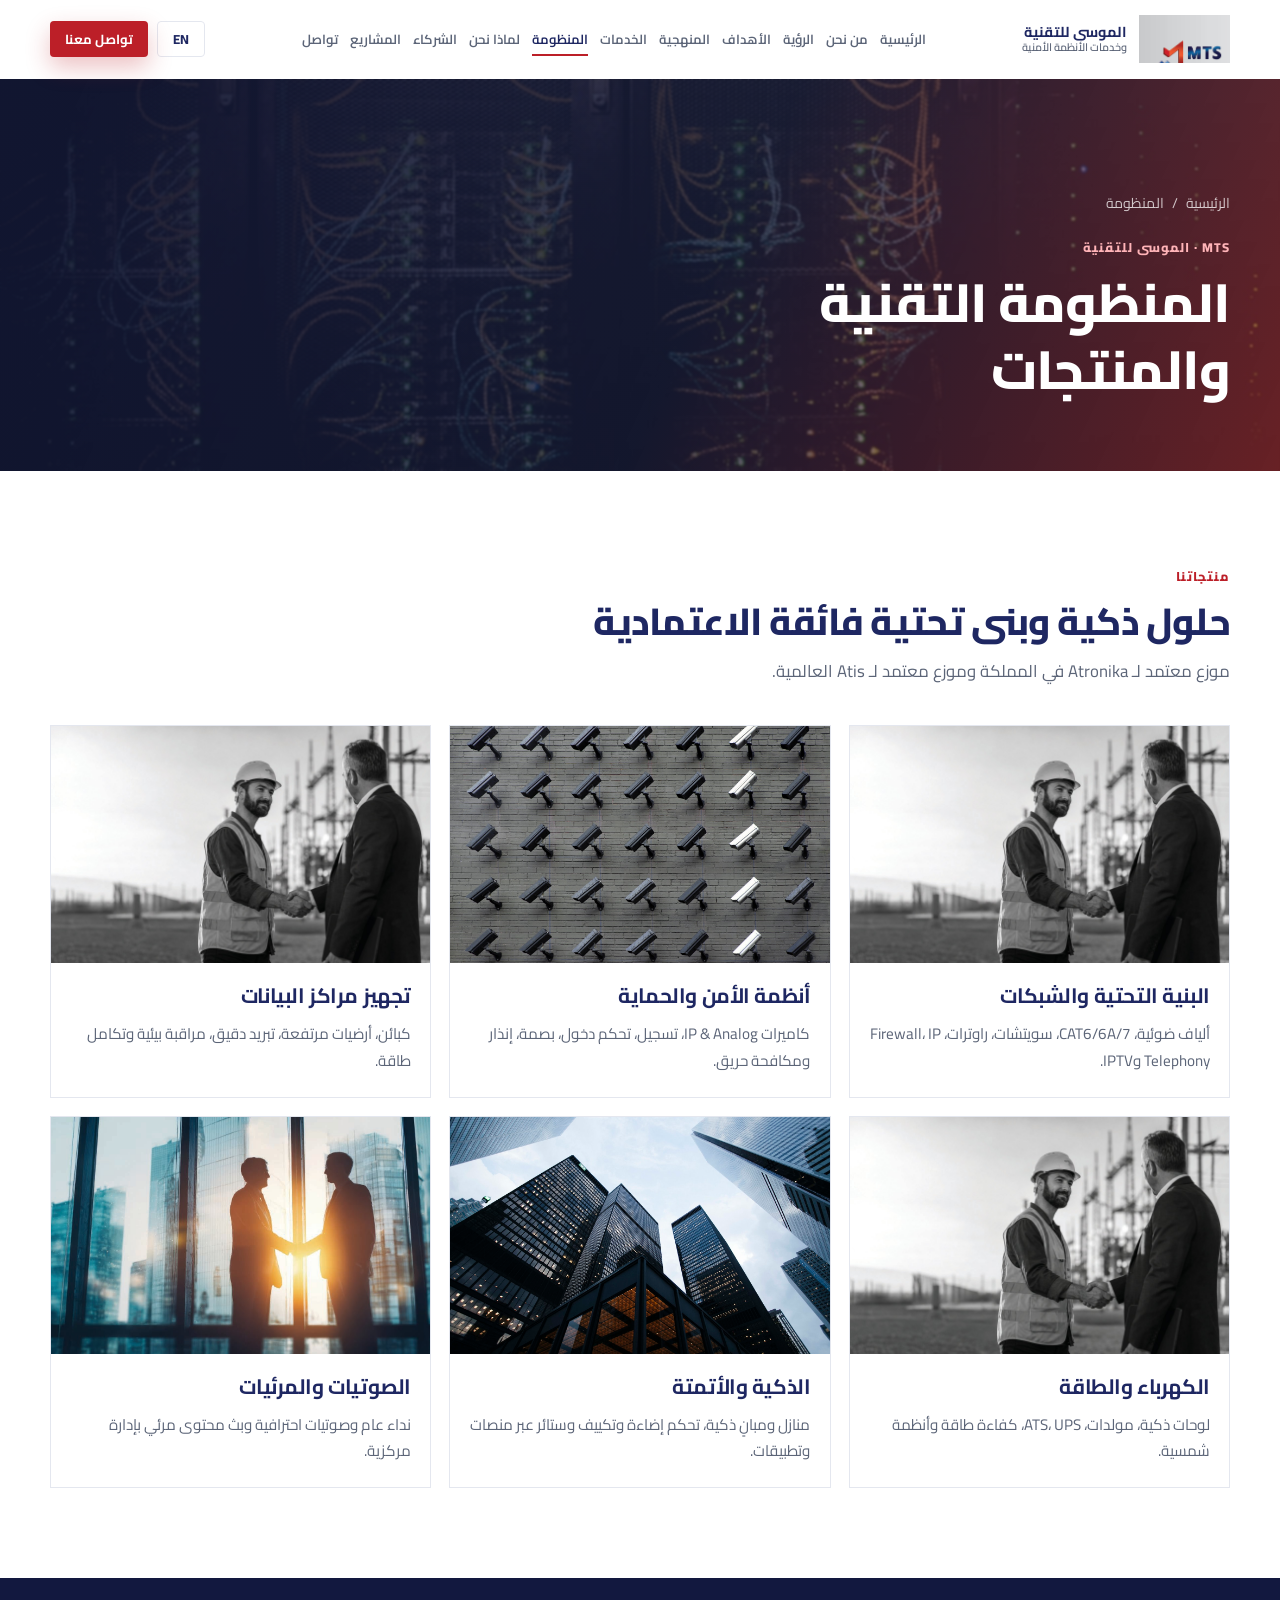
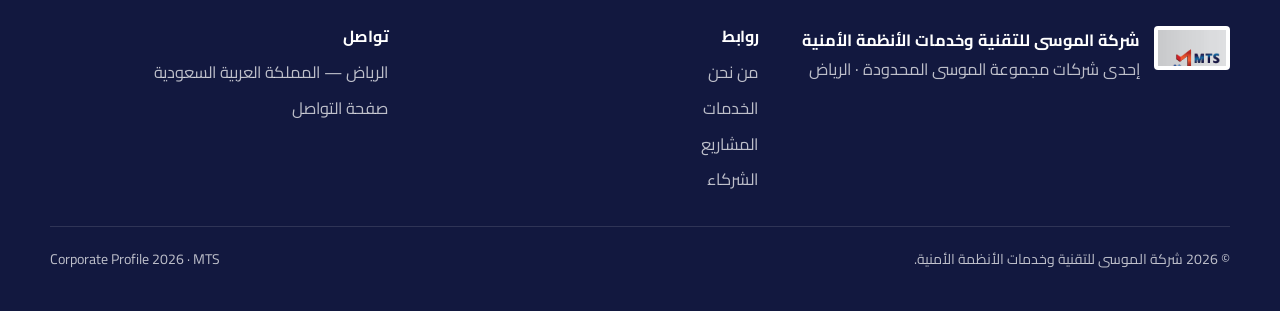
<file: ecosystem.html>
<!DOCTYPE html>
<html lang="ar" dir="rtl">
<head>
  <meta charset="UTF-8">
  <meta name="viewport" content="width=device-width, initial-scale=1.0">
  <meta name="theme-color" content="#1E2762">
  <meta name="description" content="المنظومة التقنية ومنتجات الموسى: شبكات، أمن، مراكز بيانات، طاقة وأتمتة.">
  <meta name="title-ar" content="المنظومة التقنية | الموسى للتقنية">
  <meta name="title-en" content="Technical Ecosystem | Al-Mousa MTS">
  <meta name="keywords" content="الموسى للتقنية, MTS, أنظمة أمنية, الرياض, Al-Mousa Technology, security systems Saudi Arabia">
  <link rel="canonical" href="https://al-mousa.sa/ecosystem.html">
  <meta property="og:title" content="المنظومة التقنية | الموسى للتقنية">
  <meta property="og:description" content="المنظومة التقنية ومنتجات الموسى: شبكات، أمن، مراكز بيانات، طاقة وأتمتة.">
  <meta property="og:type" content="website">
  <title>المنظومة التقنية | الموسى للتقنية</title>
  <link rel="icon" type="image/png" href="assets/brand/favicon.png">
  <link rel="preconnect" href="https://fonts.googleapis.com">
  <link rel="preconnect" href="https://fonts.gstatic.com" crossorigin>
  <link href="https://fonts.googleapis.com/css2?family=Cairo:wght@400;600;700;800&family=Montserrat:wght@400;600;700;800&display=swap" rel="stylesheet">
  <link rel="stylesheet" href="css/main.css">
  <script type="application/ld+json">
  {"@context":"https://schema.org","@type":"Organization","name":"Al-Mousa for Technology and Security Systems Services Co.","alternateName":"شركة الموسى للتقنية وخدمات الأنظمة الأمنية","url":"https://al-mousa.sa/","logo":"assets/brand/logo-mts.png","foundingDate":"2021","address":{"@type":"PostalAddress","addressLocality":"Riyadh","addressCountry":"SA"},"parentOrganization":{"@type":"Organization","name":"Al-Mousa Group Co. Ltd."}}
  </script>
</head>
<body>
  <a class="skip-link" href="#main"><span class="lang-ar">تخطي إلى المحتوى</span><span class="lang-en">Skip to content</span></a>
  <div class="progress" id="scroll-progress" aria-hidden="true"></div>
  <header class="site-header">
    <div class="nav-shell">
      <a class="brand" href="index.html">
        <img src="assets/brand/logo-mts.png" alt="MTS" width="120" height="48" decoding="async">
        <span class="brand__text">
          <strong class="lang-ar">الموسى للتقنية</strong>
          <strong class="lang-en">AL-MOUSA MTS</strong>
          <small class="lang-ar">وخدمات الأنظمة الأمنية</small>
          <small class="lang-en">Technology &amp; Security</small>
        </span>
      </a>
      <nav class="nav" id="primary-nav" aria-label="Primary">
          <a href="index.html"><span class="lang-ar">الرئيسية</span><span class="lang-en">Home</span></a>
          <a href="about.html"><span class="lang-ar">من نحن</span><span class="lang-en">About</span></a>
          <a href="vision.html"><span class="lang-ar">الرؤية</span><span class="lang-en">Vision</span></a>
          <a href="goals.html"><span class="lang-ar">الأهداف</span><span class="lang-en">Goals</span></a>
          <a href="methodology.html"><span class="lang-ar">المنهجية</span><span class="lang-en">Method</span></a>
          <a href="services.html"><span class="lang-ar">الخدمات</span><span class="lang-en">Services</span></a>
          <a href="ecosystem.html" class="is-active"><span class="lang-ar">المنظومة</span><span class="lang-en">Ecosystem</span></a>
          <a href="why-us.html"><span class="lang-ar">لماذا نحن</span><span class="lang-en">Why Us</span></a>
          <a href="partners.html"><span class="lang-ar">الشركاء</span><span class="lang-en">Partners</span></a>
          <a href="projects.html"><span class="lang-ar">المشاريع</span><span class="lang-en">Projects</span></a>
          <a href="contact.html"><span class="lang-ar">تواصل</span><span class="lang-en">Contact</span></a>
      </nav>
      <div class="header-actions">
        <button type="button" class="lang-toggle" id="lang-toggle" aria-label="Language">
          <span class="lang-ar">EN</span><span class="lang-en">عربي</span>
        </button>
        <a class="btn btn--sm btn--red" href="contact.html">
          <span class="lang-ar">تواصل معنا</span><span class="lang-en">Contact Us</span>
        </a>
        <button type="button" class="menu-toggle" id="menu-toggle" aria-expanded="false" aria-controls="primary-nav">
          <span></span><span></span><span></span>
        </button>
      </div>
    </div>
  </header>
  <main id="main">
    <section class="page-hero" style="background-image:url('assets/images/stock/datacenter-aisle.jpg')">
      <div class="container">
        <nav class="breadcrumb" aria-label="Breadcrumb">
          <a href="index.html"><span class="lang-ar">الرئيسية</span><span class="lang-en">Home</span></a>
          <span>/</span>
          <span class="lang-ar">المنظومة</span><span class="lang-en">Ecosystem</span>
        </nav>
        <p class="eyebrow"><span class="lang-ar">MTS · الموسى للتقنية</span><span class="lang-en">MTS · Al-Mousa Technology</span></p>
        <h1><span class="lang-ar">المنظومة التقنية والمنتجات</span><span class="lang-en">Technical Ecosystem</span></h1>
      </div>
    </section>

    <section class="section"><div class="container">
      <div class="section-head reveal"><p class="eyebrow"><span class="lang-ar">منتجاتنا</span><span class="lang-en">Products</span></p>
      <h2><span class="lang-ar">حلول ذكية وبنى تحتية فائقة الاعتمادية</span><span class="lang-en">Smart solutions &amp; ultra-reliable infrastructure</span></h2>
      <p class="section-lead lang-ar">موزع معتمد لـ Atronika في المملكة وموزع معتمد لـ Atis العالمية.</p>
      <p class="section-lead lang-en">Authorized distributor for Atronika in KSA and certified distributor for Atis.</p></div>
      <div class="card-grid">
        <article class="card reveal"><div class="card__img"><img src="assets/images/infra.jpg" alt="" loading="lazy"></div><div class="card__body"><h3><span class="lang-ar">البنية التحتية والشبكات</span><span class="lang-en">Infrastructure &amp; Networking</span></h3><p class="lang-ar">ألياف ضوئية، CAT6/6A/7، سويتشات، راوترات، Firewall، IP Telephony وIPTV.</p><p class="lang-en">Fiber, CAT6/6A/7, switches, routers, firewalls, IP telephony &amp; IPTV.</p></div></article>
        <article class="card reveal delay-1"><div class="card__img"><img src="assets/images/stock/cctv-close.jpg" alt="" loading="lazy"></div><div class="card__body"><h3><span class="lang-ar">أنظمة الأمن والحماية</span><span class="lang-en">Security &amp; Protection</span></h3><p class="lang-ar">كاميرات IP &amp; Analog، تسجيل، تحكم دخول، بصمة، إنذار ومكافحة حريق.</p><p class="lang-en">IP &amp; Analog cameras, recording, access control, biometrics, fire systems.</p></div></article>
        <article class="card reveal delay-2"><div class="card__img"><img src="assets/images/datacenter.jpg" alt="" loading="lazy"></div><div class="card__body"><h3><span class="lang-ar">تجهيز مراكز البيانات</span><span class="lang-en">Data Center Preparation</span></h3><p class="lang-ar">كبائن، أرضيات مرتفعة، تبريد دقيق، مراقبة بيئية وتكامل طاقة.</p><p class="lang-en">Cabinets, raised floors, precision cooling, environmental monitoring.</p></div></article>
        <article class="card reveal"><div class="card__img"><img src="assets/images/img-20.jpg" alt="" loading="lazy"></div><div class="card__body"><h3><span class="lang-ar">الكهرباء والطاقة</span><span class="lang-en">Electrical &amp; Power</span></h3><p class="lang-ar">لوحات ذكية، مولدات، ATS، UPS، كفاءة طاقة وأنظمة شمسية.</p><p class="lang-en">Smart boards, generators, ATS, UPS, energy efficiency and solar.</p></div></article>
        <article class="card reveal delay-1"><div class="card__img"><img src="assets/images/stock/smart-building.jpg" alt="" loading="lazy"></div><div class="card__body"><h3><span class="lang-ar">الذكية والأتمتة</span><span class="lang-en">Smart &amp; Automation</span></h3><p class="lang-ar">منازل ومبانٍ ذكية، تحكم إضاءة وتكييف وستائر عبر منصات وتطبيقات.</p><p class="lang-en">Smart homes/buildings, lighting, HVAC and blinds via platforms and apps.</p></div></article>
        <article class="card reveal delay-2"><div class="card__img"><img src="assets/images/img-21.jpg" alt="" loading="lazy"></div><div class="card__body"><h3><span class="lang-ar">الصوتيات والمرئيات</span><span class="lang-en">Audio &amp; Visual</span></h3><p class="lang-ar">نداء عام وصوتيات احترافية وبث محتوى مرئي بإدارة مركزية.</p><p class="lang-en">Professional PA/sound systems and centrally managed visual content.</p></div></article>
      </div>
    </div></section>

  </main>
  <footer class="site-footer">
    <div class="container footer-grid">
      <div class="footer-brand">
        <img src="assets/brand/logo-mts.png" alt="" width="88" height="40" loading="lazy">
        <div>
          <strong class="lang-ar">شركة الموسى للتقنية وخدمات الأنظمة الأمنية</strong>
          <strong class="lang-en">Al-Mousa for Technology and Security Systems Services Co.</strong>
          <p class="lang-ar">إحدى شركات مجموعة الموسى المحدودة · الرياض</p>
          <p class="lang-en">A Subsidiary of Al-Mousa Group Co. Ltd. · Riyadh</p>
        </div>
      </div>
      <div>
        <h3><span class="lang-ar">روابط</span><span class="lang-en">Links</span></h3>
        <div class="footer-links">
          <a href="about.html"><span class="lang-ar">من نحن</span><span class="lang-en">About</span></a>
          <a href="services.html"><span class="lang-ar">الخدمات</span><span class="lang-en">Services</span></a>
          <a href="projects.html"><span class="lang-ar">المشاريع</span><span class="lang-en">Projects</span></a>
          <a href="partners.html"><span class="lang-ar">الشركاء</span><span class="lang-en">Partners</span></a>
        </div>
      </div>
      <div>
        <h3><span class="lang-ar">تواصل</span><span class="lang-en">Contact</span></h3>
        <div class="footer-links">
          <span class="lang-ar">الرياض — المملكة العربية السعودية</span>
          <span class="lang-en">Riyadh — Kingdom of Saudi Arabia</span>
          <a href="contact.html"><span class="lang-ar">صفحة التواصل</span><span class="lang-en">Contact page</span></a>
        </div>
      </div>
    </div>
    <div class="container footer-bottom">
      <p class="lang-ar">© 2026 شركة الموسى للتقنية وخدمات الأنظمة الأمنية.</p>
      <p class="lang-en">© 2026 Al-Mousa for Technology and Security Systems Services Co.</p>
      <p>Corporate Profile 2026 · MTS</p>
    </div>
  </footer>
  <button type="button" class="to-top" id="to-top" aria-label="Top">
    <svg viewBox="0 0 24 24" fill="none"><path d="M12 19V5M5 12l7-7 7 7" stroke="currentColor" stroke-width="2" stroke-linecap="round" stroke-linejoin="round"/></svg>
  </button>
  <script src="js/main.js" defer></script>
</body>
</html>
</file>
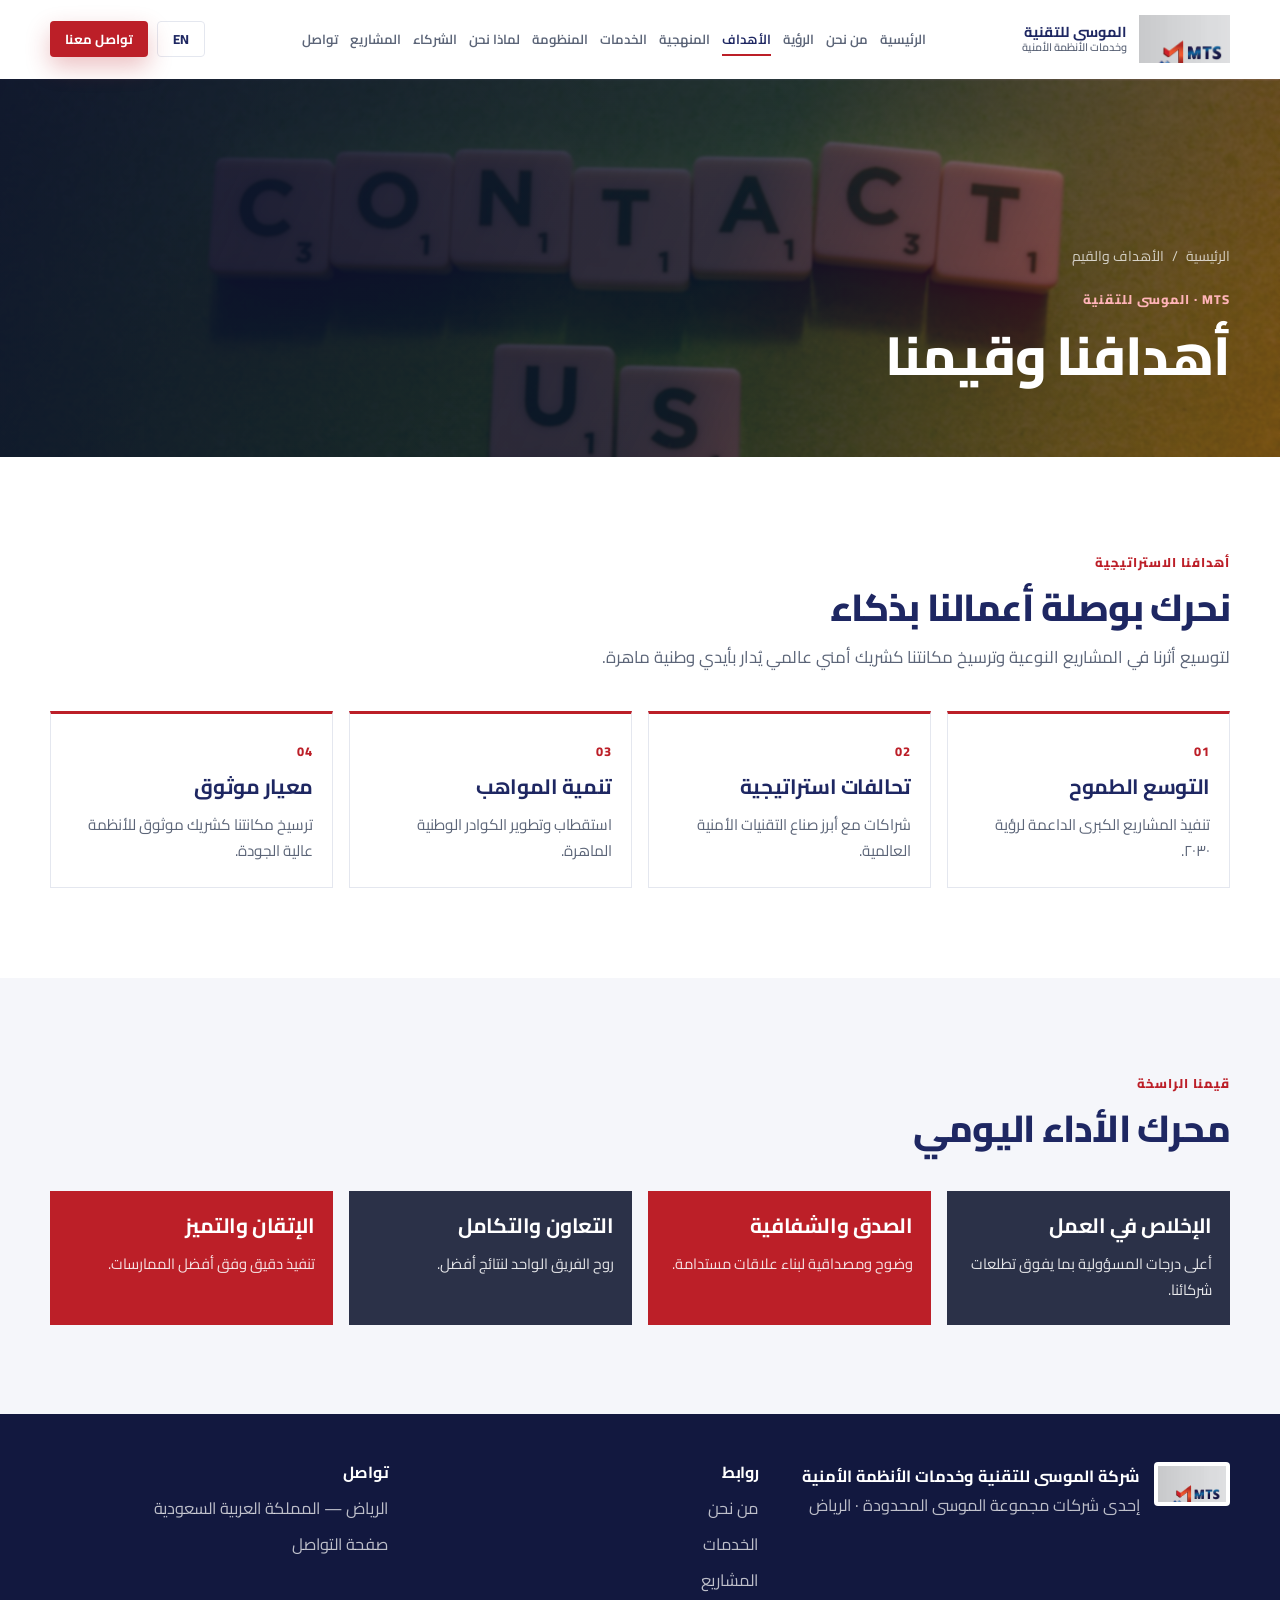
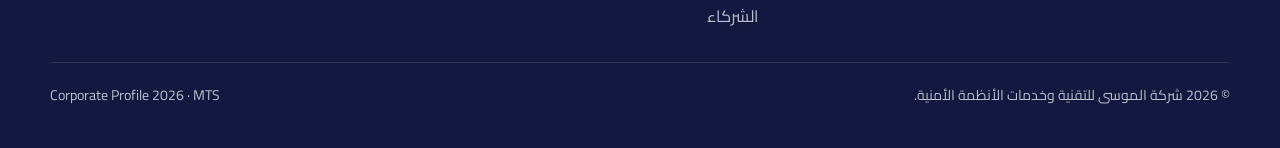
<file: goals.html>
<!DOCTYPE html>
<html lang="ar" dir="rtl">
<head>
  <meta charset="UTF-8">
  <meta name="viewport" content="width=device-width, initial-scale=1.0">
  <meta name="theme-color" content="#1E2762">
  <meta name="description" content="الأهداف الاستراتيجية والقيم الراسخة لشركة الموسى للتقنية.">
  <meta name="title-ar" content="الأهداف والقيم | الموسى للتقنية">
  <meta name="title-en" content="Goals & Values | Al-Mousa MTS">
  <meta name="keywords" content="الموسى للتقنية, MTS, أنظمة أمنية, الرياض, Al-Mousa Technology, security systems Saudi Arabia">
  <link rel="canonical" href="https://al-mousa.sa/goals.html">
  <meta property="og:title" content="الأهداف والقيم | الموسى للتقنية">
  <meta property="og:description" content="الأهداف الاستراتيجية والقيم الراسخة لشركة الموسى للتقنية.">
  <meta property="og:type" content="website">
  <title>الأهداف والقيم | الموسى للتقنية</title>
  <link rel="icon" type="image/png" href="assets/brand/favicon.png">
  <link rel="preconnect" href="https://fonts.googleapis.com">
  <link rel="preconnect" href="https://fonts.gstatic.com" crossorigin>
  <link href="https://fonts.googleapis.com/css2?family=Cairo:wght@400;600;700;800&family=Montserrat:wght@400;600;700;800&display=swap" rel="stylesheet">
  <link rel="stylesheet" href="css/main.css">
  <script type="application/ld+json">
  {"@context":"https://schema.org","@type":"Organization","name":"Al-Mousa for Technology and Security Systems Services Co.","alternateName":"شركة الموسى للتقنية وخدمات الأنظمة الأمنية","url":"https://al-mousa.sa/","logo":"assets/brand/logo-mts.png","foundingDate":"2021","address":{"@type":"PostalAddress","addressLocality":"Riyadh","addressCountry":"SA"},"parentOrganization":{"@type":"Organization","name":"Al-Mousa Group Co. Ltd."}}
  </script>
</head>
<body>
  <a class="skip-link" href="#main"><span class="lang-ar">تخطي إلى المحتوى</span><span class="lang-en">Skip to content</span></a>
  <div class="progress" id="scroll-progress" aria-hidden="true"></div>
  <header class="site-header">
    <div class="nav-shell">
      <a class="brand" href="index.html">
        <img src="assets/brand/logo-mts.png" alt="MTS" width="120" height="48" decoding="async">
        <span class="brand__text">
          <strong class="lang-ar">الموسى للتقنية</strong>
          <strong class="lang-en">AL-MOUSA MTS</strong>
          <small class="lang-ar">وخدمات الأنظمة الأمنية</small>
          <small class="lang-en">Technology &amp; Security</small>
        </span>
      </a>
      <nav class="nav" id="primary-nav" aria-label="Primary">
          <a href="index.html"><span class="lang-ar">الرئيسية</span><span class="lang-en">Home</span></a>
          <a href="about.html"><span class="lang-ar">من نحن</span><span class="lang-en">About</span></a>
          <a href="vision.html"><span class="lang-ar">الرؤية</span><span class="lang-en">Vision</span></a>
          <a href="goals.html" class="is-active"><span class="lang-ar">الأهداف</span><span class="lang-en">Goals</span></a>
          <a href="methodology.html"><span class="lang-ar">المنهجية</span><span class="lang-en">Method</span></a>
          <a href="services.html"><span class="lang-ar">الخدمات</span><span class="lang-en">Services</span></a>
          <a href="ecosystem.html"><span class="lang-ar">المنظومة</span><span class="lang-en">Ecosystem</span></a>
          <a href="why-us.html"><span class="lang-ar">لماذا نحن</span><span class="lang-en">Why Us</span></a>
          <a href="partners.html"><span class="lang-ar">الشركاء</span><span class="lang-en">Partners</span></a>
          <a href="projects.html"><span class="lang-ar">المشاريع</span><span class="lang-en">Projects</span></a>
          <a href="contact.html"><span class="lang-ar">تواصل</span><span class="lang-en">Contact</span></a>
      </nav>
      <div class="header-actions">
        <button type="button" class="lang-toggle" id="lang-toggle" aria-label="Language">
          <span class="lang-ar">EN</span><span class="lang-en">عربي</span>
        </button>
        <a class="btn btn--sm btn--red" href="contact.html">
          <span class="lang-ar">تواصل معنا</span><span class="lang-en">Contact Us</span>
        </a>
        <button type="button" class="menu-toggle" id="menu-toggle" aria-expanded="false" aria-controls="primary-nav">
          <span></span><span></span><span></span>
        </button>
      </div>
    </div>
  </header>
  <main id="main">
    <section class="page-hero" style="background-image:url('assets/images/stock/control-room.jpg')">
      <div class="container">
        <nav class="breadcrumb" aria-label="Breadcrumb">
          <a href="index.html"><span class="lang-ar">الرئيسية</span><span class="lang-en">Home</span></a>
          <span>/</span>
          <span class="lang-ar">الأهداف والقيم</span><span class="lang-en">Goals & Values</span>
        </nav>
        <p class="eyebrow"><span class="lang-ar">MTS · الموسى للتقنية</span><span class="lang-en">MTS · Al-Mousa Technology</span></p>
        <h1><span class="lang-ar">أهدافنا وقيمنا</span><span class="lang-en">Goals & Values</span></h1>
      </div>
    </section>

    <section class="section"><div class="container">
      <div class="section-head reveal"><p class="eyebrow"><span class="lang-ar">أهدافنا الاستراتيجية</span><span class="lang-en">Strategic Goals</span></p>
      <h2><span class="lang-ar">نحرك بوصلة أعمالنا بذكاء</span><span class="lang-en">We intelligently steer our business compass</span></h2>
      <p class="section-lead lang-ar">لتوسيع أثرنا في المشاريع النوعية وترسيخ مكانتنا كشريك أمني عالمي يُدار بأيدي وطنية ماهرة.</p>
      <p class="section-lead lang-en">Expanding impact on qualitative projects as a global security partner managed by skilled national hands.</p></div>
      <div class="feature-grid">
        <article class="feature reveal"><span class="eyebrow">01</span><h3><span class="lang-ar">التوسع الطموح</span><span class="lang-en">Ambitious Expansion</span></h3><p class="lang-ar">تنفيذ المشاريع الكبرى الداعمة لرؤية ٢٠٣٠.</p><p class="lang-en">Executing mega-projects supporting Vision 2030.</p></article>
        <article class="feature reveal delay-1"><span class="eyebrow">02</span><h3><span class="lang-ar">تحالفات استراتيجية</span><span class="lang-en">Strategic Alliances</span></h3><p class="lang-ar">شراكات مع أبرز صناع التقنيات الأمنية العالمية.</p><p class="lang-en">Partnerships with leading global security technology brands.</p></article>
        <article class="feature reveal delay-2"><span class="eyebrow">03</span><h3><span class="lang-ar">تنمية المواهب</span><span class="lang-en">Talent Cultivation</span></h3><p class="lang-ar">استقطاب وتطوير الكوادر الوطنية الماهرة.</p><p class="lang-en">Attracting and developing skilled national cadres.</p></article>
        <article class="feature reveal delay-3"><span class="eyebrow">04</span><h3><span class="lang-ar">معيار موثوق</span><span class="lang-en">Trusted Benchmark</span></h3><p class="lang-ar">ترسيخ مكانتنا كشريك موثوق للأنظمة عالية الجودة.</p><p class="lang-en">Anchoring our position as a trusted high-quality partner.</p></article>
      </div>
    </div></section>
    <section class="section section--soft"><div class="container">
      <div class="section-head reveal"><p class="eyebrow"><span class="lang-ar">قيمنا الراسخة</span><span class="lang-en">Core Values</span></p><h2><span class="lang-ar">محرك الأداء اليومي</span><span class="lang-en">The engine of daily performance</span></h2></div>
      <div class="pillars">
        <article class="pillar reveal"><h3><span class="lang-ar">الإخلاص في العمل</span><span class="lang-en">Dedication</span></h3><p class="lang-ar">أعلى درجات المسؤولية بما يفوق تطلعات شركائنا.</p><p class="lang-en">Highest responsibility exceeding partners' expectations.</p></article>
        <article class="pillar reveal delay-1"><h3><span class="lang-ar">الصدق والشفافية</span><span class="lang-en">Honesty</span></h3><p class="lang-ar">وضوح ومصداقية لبناء علاقات مستدامة.</p><p class="lang-en">Clarity and credibility for lasting relationships.</p></article>
        <article class="pillar reveal delay-2"><h3><span class="lang-ar">التعاون والتكامل</span><span class="lang-en">Collaboration</span></h3><p class="lang-ar">روح الفريق الواحد لنتائج أفضل.</p><p class="lang-en">Unified team spirit for better outcomes.</p></article>
        <article class="pillar reveal delay-3"><h3><span class="lang-ar">الإتقان والتميز</span><span class="lang-en">Excellence</span></h3><p class="lang-ar">تنفيذ دقيق وفق أفضل الممارسات.</p><p class="lang-en">Precise execution to best practices.</p></article>
      </div>
    </div></section>

  </main>
  <footer class="site-footer">
    <div class="container footer-grid">
      <div class="footer-brand">
        <img src="assets/brand/logo-mts.png" alt="" width="88" height="40" loading="lazy">
        <div>
          <strong class="lang-ar">شركة الموسى للتقنية وخدمات الأنظمة الأمنية</strong>
          <strong class="lang-en">Al-Mousa for Technology and Security Systems Services Co.</strong>
          <p class="lang-ar">إحدى شركات مجموعة الموسى المحدودة · الرياض</p>
          <p class="lang-en">A Subsidiary of Al-Mousa Group Co. Ltd. · Riyadh</p>
        </div>
      </div>
      <div>
        <h3><span class="lang-ar">روابط</span><span class="lang-en">Links</span></h3>
        <div class="footer-links">
          <a href="about.html"><span class="lang-ar">من نحن</span><span class="lang-en">About</span></a>
          <a href="services.html"><span class="lang-ar">الخدمات</span><span class="lang-en">Services</span></a>
          <a href="projects.html"><span class="lang-ar">المشاريع</span><span class="lang-en">Projects</span></a>
          <a href="partners.html"><span class="lang-ar">الشركاء</span><span class="lang-en">Partners</span></a>
        </div>
      </div>
      <div>
        <h3><span class="lang-ar">تواصل</span><span class="lang-en">Contact</span></h3>
        <div class="footer-links">
          <span class="lang-ar">الرياض — المملكة العربية السعودية</span>
          <span class="lang-en">Riyadh — Kingdom of Saudi Arabia</span>
          <a href="contact.html"><span class="lang-ar">صفحة التواصل</span><span class="lang-en">Contact page</span></a>
        </div>
      </div>
    </div>
    <div class="container footer-bottom">
      <p class="lang-ar">© 2026 شركة الموسى للتقنية وخدمات الأنظمة الأمنية.</p>
      <p class="lang-en">© 2026 Al-Mousa for Technology and Security Systems Services Co.</p>
      <p>Corporate Profile 2026 · MTS</p>
    </div>
  </footer>
  <button type="button" class="to-top" id="to-top" aria-label="Top">
    <svg viewBox="0 0 24 24" fill="none"><path d="M12 19V5M5 12l7-7 7 7" stroke="currentColor" stroke-width="2" stroke-linecap="round" stroke-linejoin="round"/></svg>
  </button>
  <script src="js/main.js" defer></script>
</body>
</html>
</file>
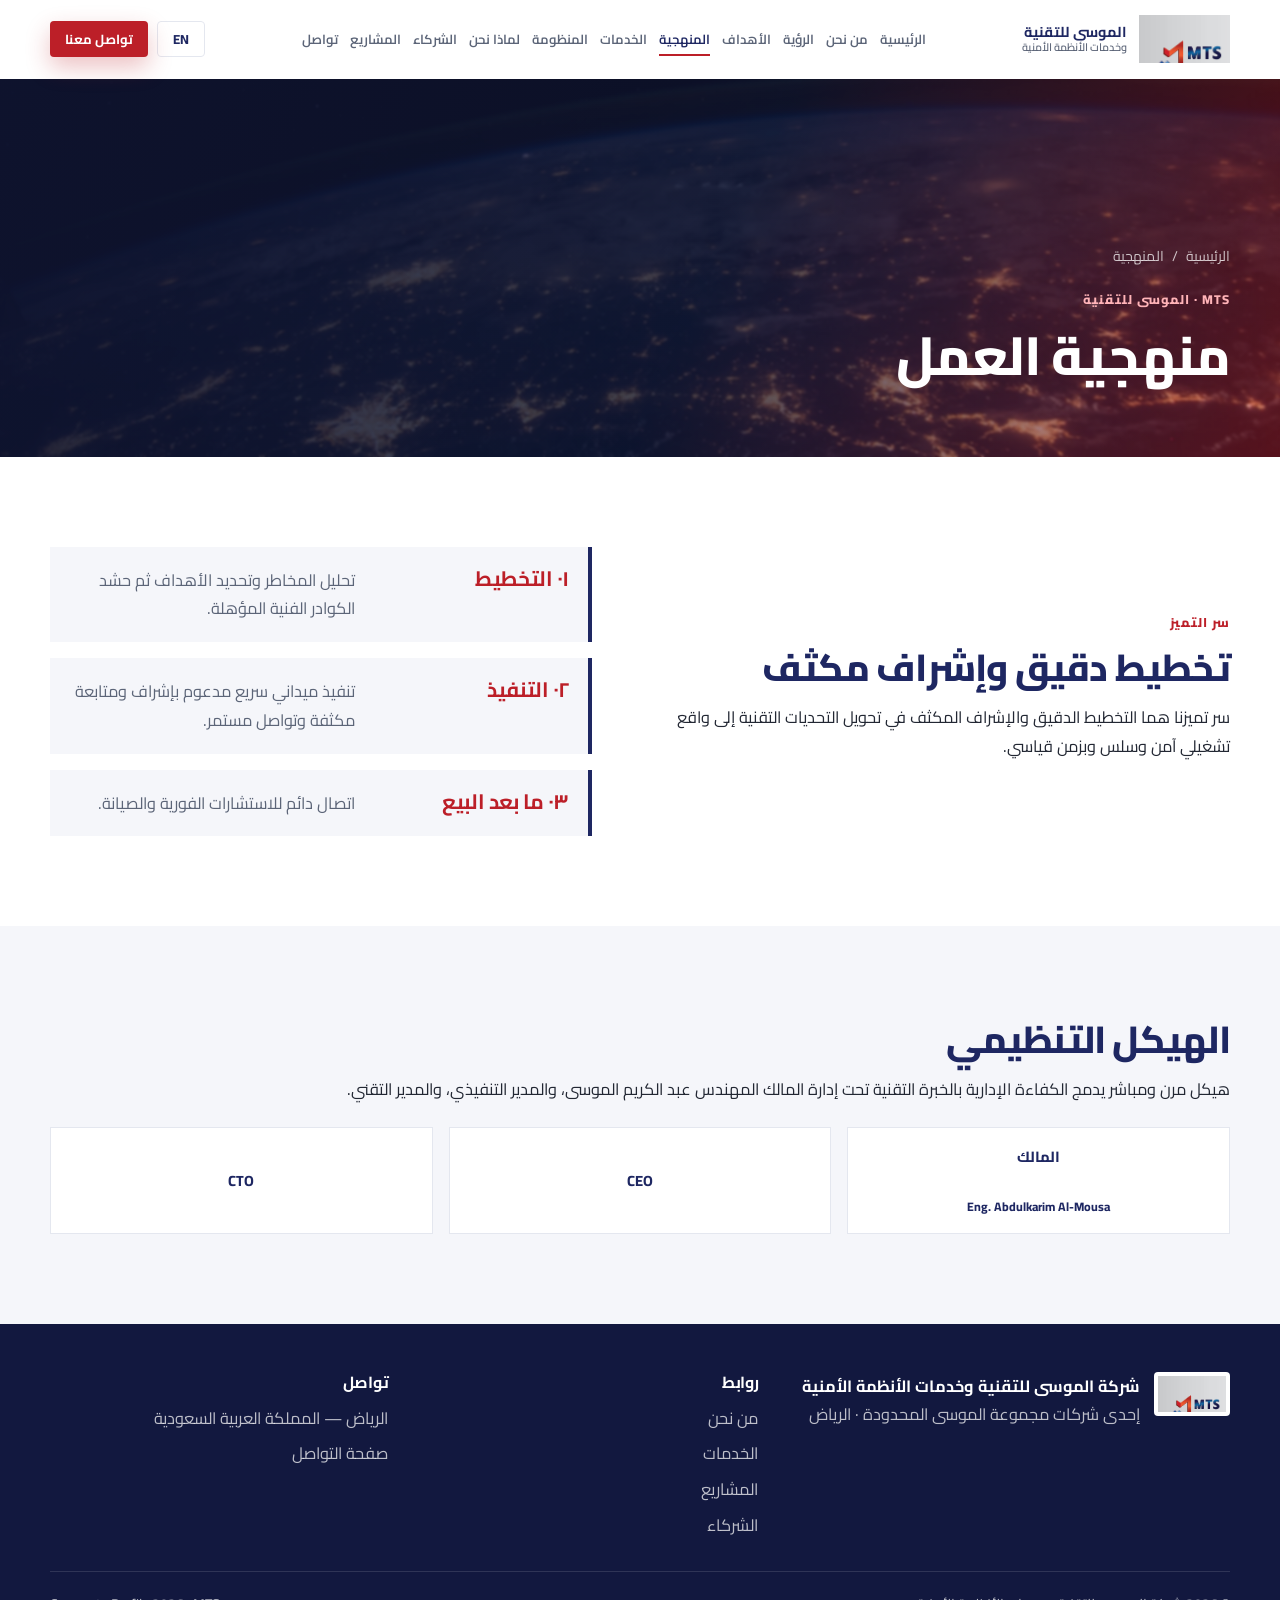
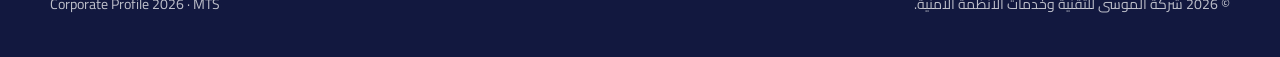
<file: methodology.html>
<!DOCTYPE html>
<html lang="ar" dir="rtl">
<head>
  <meta charset="UTF-8">
  <meta name="viewport" content="width=device-width, initial-scale=1.0">
  <meta name="theme-color" content="#1E2762">
  <meta name="description" content="منهجية العمل والهيكل التنظيمي لشركة الموسى للتقنية.">
  <meta name="title-ar" content="منهجية العمل | الموسى للتقنية">
  <meta name="title-en" content="Work Methodology | Al-Mousa MTS">
  <meta name="keywords" content="الموسى للتقنية, MTS, أنظمة أمنية, الرياض, Al-Mousa Technology, security systems Saudi Arabia">
  <link rel="canonical" href="https://al-mousa.sa/methodology.html">
  <meta property="og:title" content="منهجية العمل | الموسى للتقنية">
  <meta property="og:description" content="منهجية العمل والهيكل التنظيمي لشركة الموسى للتقنية.">
  <meta property="og:type" content="website">
  <title>منهجية العمل | الموسى للتقنية</title>
  <link rel="icon" type="image/png" href="assets/brand/favicon.png">
  <link rel="preconnect" href="https://fonts.googleapis.com">
  <link rel="preconnect" href="https://fonts.gstatic.com" crossorigin>
  <link href="https://fonts.googleapis.com/css2?family=Cairo:wght@400;600;700;800&family=Montserrat:wght@400;600;700;800&display=swap" rel="stylesheet">
  <link rel="stylesheet" href="css/main.css">
  <script type="application/ld+json">
  {"@context":"https://schema.org","@type":"Organization","name":"Al-Mousa for Technology and Security Systems Services Co.","alternateName":"شركة الموسى للتقنية وخدمات الأنظمة الأمنية","url":"https://al-mousa.sa/","logo":"assets/brand/logo-mts.png","foundingDate":"2021","address":{"@type":"PostalAddress","addressLocality":"Riyadh","addressCountry":"SA"},"parentOrganization":{"@type":"Organization","name":"Al-Mousa Group Co. Ltd."}}
  </script>
</head>
<body>
  <a class="skip-link" href="#main"><span class="lang-ar">تخطي إلى المحتوى</span><span class="lang-en">Skip to content</span></a>
  <div class="progress" id="scroll-progress" aria-hidden="true"></div>
  <header class="site-header">
    <div class="nav-shell">
      <a class="brand" href="index.html">
        <img src="assets/brand/logo-mts.png" alt="MTS" width="120" height="48" decoding="async">
        <span class="brand__text">
          <strong class="lang-ar">الموسى للتقنية</strong>
          <strong class="lang-en">AL-MOUSA MTS</strong>
          <small class="lang-ar">وخدمات الأنظمة الأمنية</small>
          <small class="lang-en">Technology &amp; Security</small>
        </span>
      </a>
      <nav class="nav" id="primary-nav" aria-label="Primary">
          <a href="index.html"><span class="lang-ar">الرئيسية</span><span class="lang-en">Home</span></a>
          <a href="about.html"><span class="lang-ar">من نحن</span><span class="lang-en">About</span></a>
          <a href="vision.html"><span class="lang-ar">الرؤية</span><span class="lang-en">Vision</span></a>
          <a href="goals.html"><span class="lang-ar">الأهداف</span><span class="lang-en">Goals</span></a>
          <a href="methodology.html" class="is-active"><span class="lang-ar">المنهجية</span><span class="lang-en">Method</span></a>
          <a href="services.html"><span class="lang-ar">الخدمات</span><span class="lang-en">Services</span></a>
          <a href="ecosystem.html"><span class="lang-ar">المنظومة</span><span class="lang-en">Ecosystem</span></a>
          <a href="why-us.html"><span class="lang-ar">لماذا نحن</span><span class="lang-en">Why Us</span></a>
          <a href="partners.html"><span class="lang-ar">الشركاء</span><span class="lang-en">Partners</span></a>
          <a href="projects.html"><span class="lang-ar">المشاريع</span><span class="lang-en">Projects</span></a>
          <a href="contact.html"><span class="lang-ar">تواصل</span><span class="lang-en">Contact</span></a>
      </nav>
      <div class="header-actions">
        <button type="button" class="lang-toggle" id="lang-toggle" aria-label="Language">
          <span class="lang-ar">EN</span><span class="lang-en">عربي</span>
        </button>
        <a class="btn btn--sm btn--red" href="contact.html">
          <span class="lang-ar">تواصل معنا</span><span class="lang-en">Contact Us</span>
        </a>
        <button type="button" class="menu-toggle" id="menu-toggle" aria-expanded="false" aria-controls="primary-nav">
          <span></span><span></span><span></span>
        </button>
      </div>
    </div>
  </header>
  <main id="main">
    <section class="page-hero" style="background-image:url('assets/images/stock/network-cables.jpg')">
      <div class="container">
        <nav class="breadcrumb" aria-label="Breadcrumb">
          <a href="index.html"><span class="lang-ar">الرئيسية</span><span class="lang-en">Home</span></a>
          <span>/</span>
          <span class="lang-ar">المنهجية</span><span class="lang-en">Methodology</span>
        </nav>
        <p class="eyebrow"><span class="lang-ar">MTS · الموسى للتقنية</span><span class="lang-en">MTS · Al-Mousa Technology</span></p>
        <h1><span class="lang-ar">منهجية العمل</span><span class="lang-en">Work Methodology</span></h1>
      </div>
    </section>

    <section class="section"><div class="container split">
      <div class="reveal"><p class="eyebrow"><span class="lang-ar">سر التميز</span><span class="lang-en">Secret of excellence</span></p>
      <h2><span class="lang-ar">تخطيط دقيق وإشراف مكثف</span><span class="lang-en">Meticulous planning &amp; intensive supervision</span></h2>
      <p class="lang-ar">سر تميزنا هما التخطيط الدقيق والإشراف المكثف في تحويل التحديات التقنية إلى واقع تشغيلي آمن وسلس وبزمن قياسي.</p>
      <p class="lang-en">Planning and supervision transform technical challenges into a secure, seamless operational reality in record time.</p></div>
      <div class="table-like reveal delay-1">
        <div class="table-row"><h3><span class="lang-ar">٠١ التخطيط</span><span class="lang-en">01 Planning</span></h3><p class="lang-ar">تحليل المخاطر وتحديد الأهداف ثم حشد الكوادر الفنية المؤهلة.</p><p class="lang-en">Risk analysis, clear goals, then mobilizing qualified cadres.</p></div>
        <div class="table-row"><h3><span class="lang-ar">٠٢ التنفيذ</span><span class="lang-en">02 Execution</span></h3><p class="lang-ar">تنفيذ ميداني سريع مدعوم بإشراف ومتابعة مكثفة وتواصل مستمر.</p><p class="lang-en">Rapid field execution with intensive supervision and communication.</p></div>
        <div class="table-row"><h3><span class="lang-ar">٠٣ ما بعد البيع</span><span class="lang-en">03 After-sales</span></h3><p class="lang-ar">اتصال دائم للاستشارات الفورية والصيانة.</p><p class="lang-en">Permanent communication for consultations and maintenance.</p></div>
      </div>
    </div></section>
    <section class="section section--soft"><div class="container reveal">
      <h2><span class="lang-ar">الهيكل التنظيمي</span><span class="lang-en">Organizational Structure</span></h2>
      <p class="lang-ar">هيكل مرن ومباشر يدمج الكفاءة الإدارية بالخبرة التقنية تحت إدارة المالك المهندس عبد الكريم الموسى، والمدير التنفيذي، والمدير التقني.</p>
      <p class="lang-en">A flexible structure under Owner Eng. Abdulkarim Al-Mousa, the CEO and CTO.</p>
      <div class="logo-wall" style="margin-top:1.5rem">
        <figure><span class="lang-ar">المالك</span><span class="lang-en">Owner</span><br><small>Eng. Abdulkarim Al-Mousa</small></figure>
        <figure>CEO</figure><figure>CTO</figure>
      </div>
    </div></section>

  </main>
  <footer class="site-footer">
    <div class="container footer-grid">
      <div class="footer-brand">
        <img src="assets/brand/logo-mts.png" alt="" width="88" height="40" loading="lazy">
        <div>
          <strong class="lang-ar">شركة الموسى للتقنية وخدمات الأنظمة الأمنية</strong>
          <strong class="lang-en">Al-Mousa for Technology and Security Systems Services Co.</strong>
          <p class="lang-ar">إحدى شركات مجموعة الموسى المحدودة · الرياض</p>
          <p class="lang-en">A Subsidiary of Al-Mousa Group Co. Ltd. · Riyadh</p>
        </div>
      </div>
      <div>
        <h3><span class="lang-ar">روابط</span><span class="lang-en">Links</span></h3>
        <div class="footer-links">
          <a href="about.html"><span class="lang-ar">من نحن</span><span class="lang-en">About</span></a>
          <a href="services.html"><span class="lang-ar">الخدمات</span><span class="lang-en">Services</span></a>
          <a href="projects.html"><span class="lang-ar">المشاريع</span><span class="lang-en">Projects</span></a>
          <a href="partners.html"><span class="lang-ar">الشركاء</span><span class="lang-en">Partners</span></a>
        </div>
      </div>
      <div>
        <h3><span class="lang-ar">تواصل</span><span class="lang-en">Contact</span></h3>
        <div class="footer-links">
          <span class="lang-ar">الرياض — المملكة العربية السعودية</span>
          <span class="lang-en">Riyadh — Kingdom of Saudi Arabia</span>
          <a href="contact.html"><span class="lang-ar">صفحة التواصل</span><span class="lang-en">Contact page</span></a>
        </div>
      </div>
    </div>
    <div class="container footer-bottom">
      <p class="lang-ar">© 2026 شركة الموسى للتقنية وخدمات الأنظمة الأمنية.</p>
      <p class="lang-en">© 2026 Al-Mousa for Technology and Security Systems Services Co.</p>
      <p>Corporate Profile 2026 · MTS</p>
    </div>
  </footer>
  <button type="button" class="to-top" id="to-top" aria-label="Top">
    <svg viewBox="0 0 24 24" fill="none"><path d="M12 19V5M5 12l7-7 7 7" stroke="currentColor" stroke-width="2" stroke-linecap="round" stroke-linejoin="round"/></svg>
  </button>
  <script src="js/main.js" defer></script>
</body>
</html>
</file>
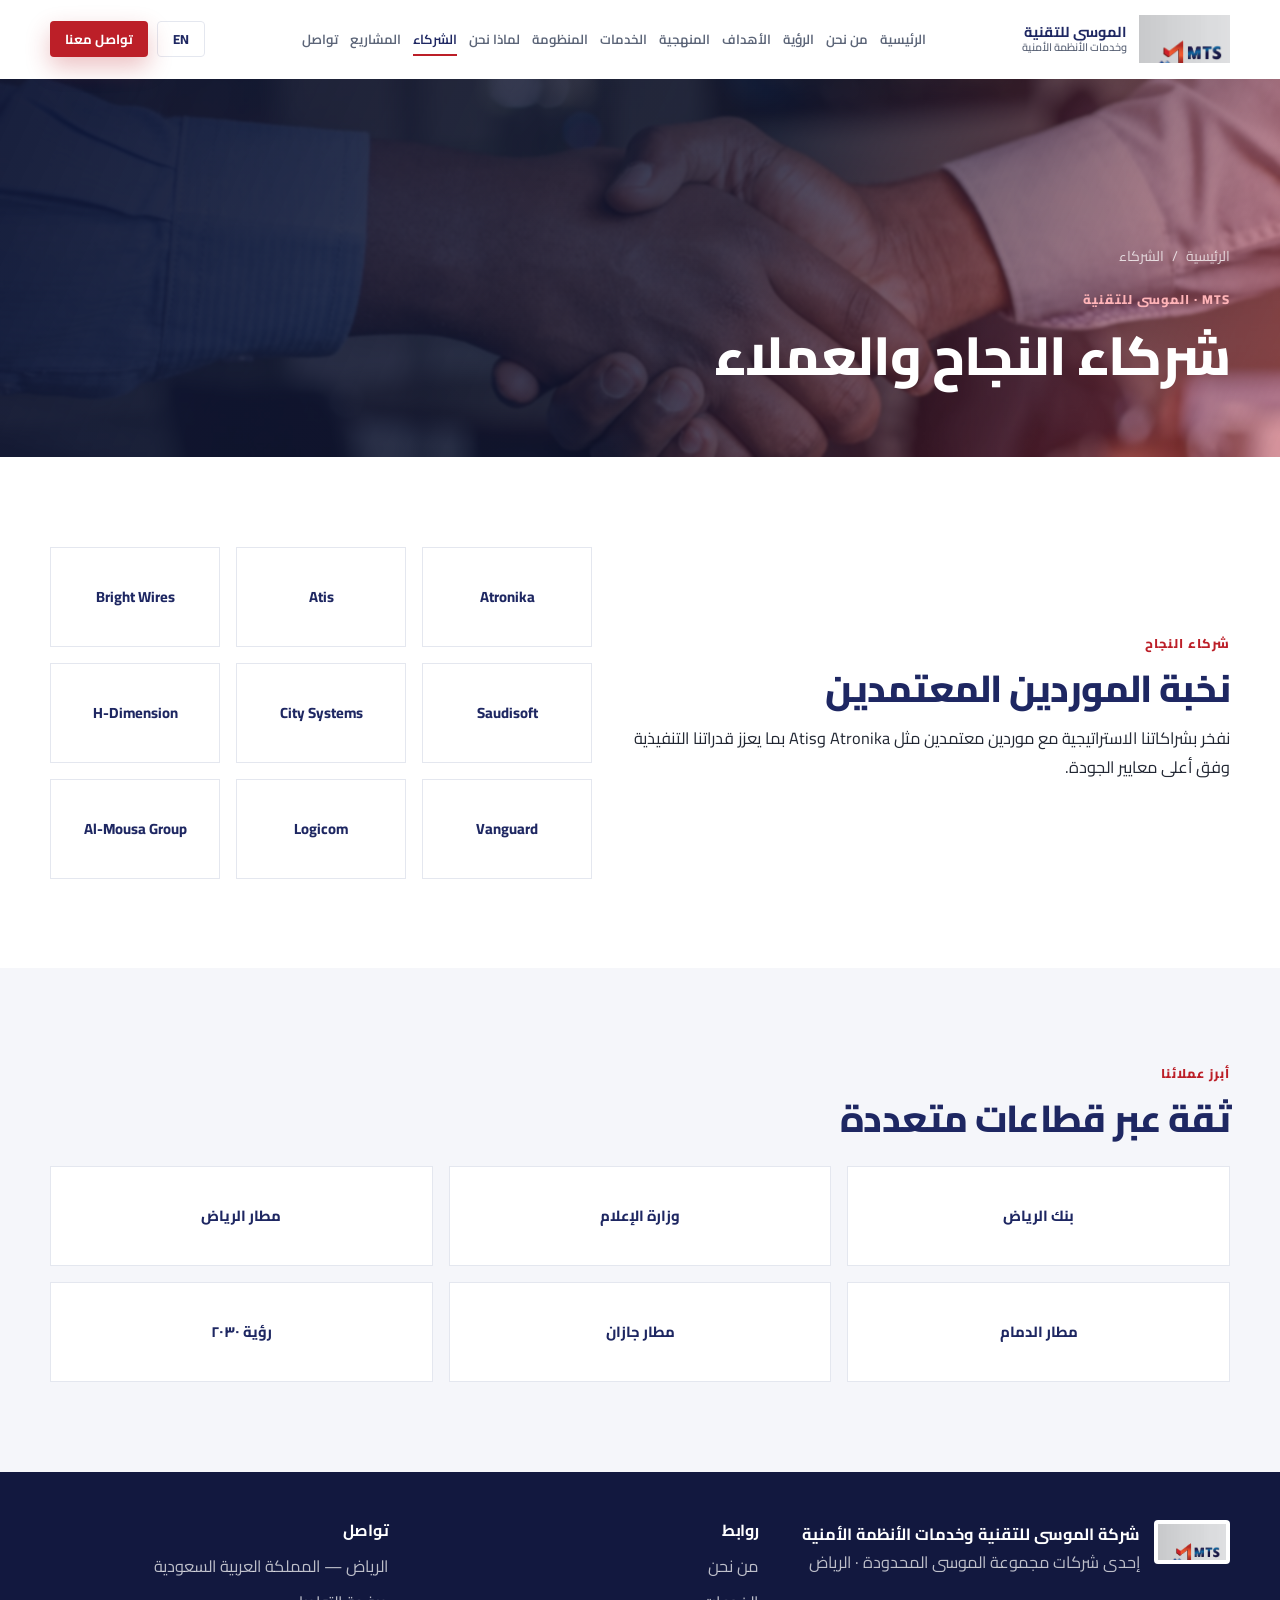
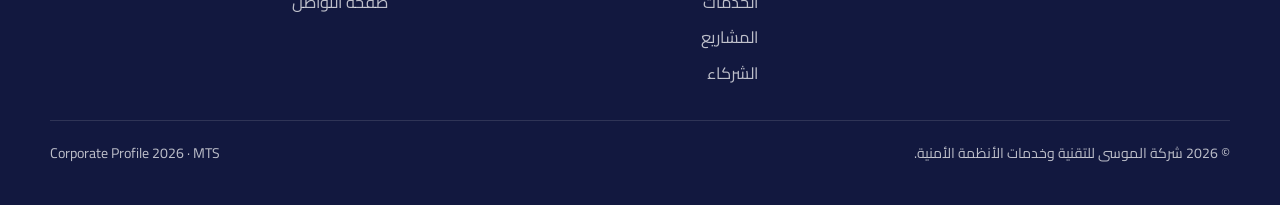
<file: partners.html>
<!DOCTYPE html>
<html lang="ar" dir="rtl">
<head>
  <meta charset="UTF-8">
  <meta name="viewport" content="width=device-width, initial-scale=1.0">
  <meta name="theme-color" content="#1E2762">
  <meta name="description" content="شركاء النجاح وأبرز عملاء شركة الموسى للتقنية.">
  <meta name="title-ar" content="الشركاء والعملاء | الموسى للتقنية">
  <meta name="title-en" content="Partners & Clients | Al-Mousa MTS">
  <meta name="keywords" content="الموسى للتقنية, MTS, أنظمة أمنية, الرياض, Al-Mousa Technology, security systems Saudi Arabia">
  <link rel="canonical" href="https://al-mousa.sa/partners.html">
  <meta property="og:title" content="الشركاء والعملاء | الموسى للتقنية">
  <meta property="og:description" content="شركاء النجاح وأبرز عملاء شركة الموسى للتقنية.">
  <meta property="og:type" content="website">
  <title>الشركاء والعملاء | الموسى للتقنية</title>
  <link rel="icon" type="image/png" href="assets/brand/favicon.png">
  <link rel="preconnect" href="https://fonts.googleapis.com">
  <link rel="preconnect" href="https://fonts.gstatic.com" crossorigin>
  <link href="https://fonts.googleapis.com/css2?family=Cairo:wght@400;600;700;800&family=Montserrat:wght@400;600;700;800&display=swap" rel="stylesheet">
  <link rel="stylesheet" href="css/main.css">
  <script type="application/ld+json">
  {"@context":"https://schema.org","@type":"Organization","name":"Al-Mousa for Technology and Security Systems Services Co.","alternateName":"شركة الموسى للتقنية وخدمات الأنظمة الأمنية","url":"https://al-mousa.sa/","logo":"assets/brand/logo-mts.png","foundingDate":"2021","address":{"@type":"PostalAddress","addressLocality":"Riyadh","addressCountry":"SA"},"parentOrganization":{"@type":"Organization","name":"Al-Mousa Group Co. Ltd."}}
  </script>
</head>
<body>
  <a class="skip-link" href="#main"><span class="lang-ar">تخطي إلى المحتوى</span><span class="lang-en">Skip to content</span></a>
  <div class="progress" id="scroll-progress" aria-hidden="true"></div>
  <header class="site-header">
    <div class="nav-shell">
      <a class="brand" href="index.html">
        <img src="assets/brand/logo-mts.png" alt="MTS" width="120" height="48" decoding="async">
        <span class="brand__text">
          <strong class="lang-ar">الموسى للتقنية</strong>
          <strong class="lang-en">AL-MOUSA MTS</strong>
          <small class="lang-ar">وخدمات الأنظمة الأمنية</small>
          <small class="lang-en">Technology &amp; Security</small>
        </span>
      </a>
      <nav class="nav" id="primary-nav" aria-label="Primary">
          <a href="index.html"><span class="lang-ar">الرئيسية</span><span class="lang-en">Home</span></a>
          <a href="about.html"><span class="lang-ar">من نحن</span><span class="lang-en">About</span></a>
          <a href="vision.html"><span class="lang-ar">الرؤية</span><span class="lang-en">Vision</span></a>
          <a href="goals.html"><span class="lang-ar">الأهداف</span><span class="lang-en">Goals</span></a>
          <a href="methodology.html"><span class="lang-ar">المنهجية</span><span class="lang-en">Method</span></a>
          <a href="services.html"><span class="lang-ar">الخدمات</span><span class="lang-en">Services</span></a>
          <a href="ecosystem.html"><span class="lang-ar">المنظومة</span><span class="lang-en">Ecosystem</span></a>
          <a href="why-us.html"><span class="lang-ar">لماذا نحن</span><span class="lang-en">Why Us</span></a>
          <a href="partners.html" class="is-active"><span class="lang-ar">الشركاء</span><span class="lang-en">Partners</span></a>
          <a href="projects.html"><span class="lang-ar">المشاريع</span><span class="lang-en">Projects</span></a>
          <a href="contact.html"><span class="lang-ar">تواصل</span><span class="lang-en">Contact</span></a>
      </nav>
      <div class="header-actions">
        <button type="button" class="lang-toggle" id="lang-toggle" aria-label="Language">
          <span class="lang-ar">EN</span><span class="lang-en">عربي</span>
        </button>
        <a class="btn btn--sm btn--red" href="contact.html">
          <span class="lang-ar">تواصل معنا</span><span class="lang-en">Contact Us</span>
        </a>
        <button type="button" class="menu-toggle" id="menu-toggle" aria-expanded="false" aria-controls="primary-nav">
          <span></span><span></span><span></span>
        </button>
      </div>
    </div>
  </header>
  <main id="main">
    <section class="page-hero" style="background-image:url('assets/images/stock/handshake.jpg')">
      <div class="container">
        <nav class="breadcrumb" aria-label="Breadcrumb">
          <a href="index.html"><span class="lang-ar">الرئيسية</span><span class="lang-en">Home</span></a>
          <span>/</span>
          <span class="lang-ar">الشركاء</span><span class="lang-en">Partners</span>
        </nav>
        <p class="eyebrow"><span class="lang-ar">MTS · الموسى للتقنية</span><span class="lang-en">MTS · Al-Mousa Technology</span></p>
        <h1><span class="lang-ar">شركاء النجاح والعملاء</span><span class="lang-en">Partners & Clients</span></h1>
      </div>
    </section>

    <section class="section"><div class="container split">
      <div class="reveal"><p class="eyebrow"><span class="lang-ar">شركاء النجاح</span><span class="lang-en">Success Partners</span></p>
      <h2><span class="lang-ar">نخبة الموردين المعتمدين</span><span class="lang-en">An elite of approved suppliers</span></h2>
      <p class="lang-ar">نفخر بشراكاتنا الاستراتيجية مع موردين معتمدين مثل Atronika وAtis بما يعزز قدراتنا التنفيذية وفق أعلى معايير الجودة.</p>
      <p class="lang-en">We pride ourselves on strategic partnerships with approved manufacturers such as Atronika and Atis.</p></div>
      <div class="logo-wall reveal delay-1">
        <figure>Atronika</figure><figure>Atis</figure><figure>Bright Wires</figure>
        <figure>Saudisoft</figure><figure>City Systems</figure><figure>H-Dimension</figure>
        <figure>Vanguard</figure><figure>Logicom</figure><figure>Al-Mousa Group</figure>
      </div>
    </div></section>
    <section class="section section--soft"><div class="container reveal">
      <p class="eyebrow"><span class="lang-ar">أبرز عملائنا</span><span class="lang-en">Prominent Clients</span></p>
      <h2><span class="lang-ar">ثقة عبر قطاعات متعددة</span><span class="lang-en">Trusted across diverse sectors</span></h2>
      <div class="logo-wall" style="margin-top:1.5rem">
        <figure><span class="lang-ar">بنك الرياض</span><span class="lang-en">Riyadh Bank</span></figure>
        <figure><span class="lang-ar">وزارة الإعلام</span><span class="lang-en">Ministry of Media</span></figure>
        <figure><span class="lang-ar">مطار الرياض</span><span class="lang-en">Riyadh Airport</span></figure>
        <figure><span class="lang-ar">مطار الدمام</span><span class="lang-en">Dammam Airport</span></figure>
        <figure><span class="lang-ar">مطار جازان</span><span class="lang-en">Jazan Airport</span></figure>
        <figure><span class="lang-ar">رؤية ٢٠٣٠</span><span class="lang-en">Vision 2030 Projects</span></figure>
      </div>
    </div></section>

  </main>
  <footer class="site-footer">
    <div class="container footer-grid">
      <div class="footer-brand">
        <img src="assets/brand/logo-mts.png" alt="" width="88" height="40" loading="lazy">
        <div>
          <strong class="lang-ar">شركة الموسى للتقنية وخدمات الأنظمة الأمنية</strong>
          <strong class="lang-en">Al-Mousa for Technology and Security Systems Services Co.</strong>
          <p class="lang-ar">إحدى شركات مجموعة الموسى المحدودة · الرياض</p>
          <p class="lang-en">A Subsidiary of Al-Mousa Group Co. Ltd. · Riyadh</p>
        </div>
      </div>
      <div>
        <h3><span class="lang-ar">روابط</span><span class="lang-en">Links</span></h3>
        <div class="footer-links">
          <a href="about.html"><span class="lang-ar">من نحن</span><span class="lang-en">About</span></a>
          <a href="services.html"><span class="lang-ar">الخدمات</span><span class="lang-en">Services</span></a>
          <a href="projects.html"><span class="lang-ar">المشاريع</span><span class="lang-en">Projects</span></a>
          <a href="partners.html"><span class="lang-ar">الشركاء</span><span class="lang-en">Partners</span></a>
        </div>
      </div>
      <div>
        <h3><span class="lang-ar">تواصل</span><span class="lang-en">Contact</span></h3>
        <div class="footer-links">
          <span class="lang-ar">الرياض — المملكة العربية السعودية</span>
          <span class="lang-en">Riyadh — Kingdom of Saudi Arabia</span>
          <a href="contact.html"><span class="lang-ar">صفحة التواصل</span><span class="lang-en">Contact page</span></a>
        </div>
      </div>
    </div>
    <div class="container footer-bottom">
      <p class="lang-ar">© 2026 شركة الموسى للتقنية وخدمات الأنظمة الأمنية.</p>
      <p class="lang-en">© 2026 Al-Mousa for Technology and Security Systems Services Co.</p>
      <p>Corporate Profile 2026 · MTS</p>
    </div>
  </footer>
  <button type="button" class="to-top" id="to-top" aria-label="Top">
    <svg viewBox="0 0 24 24" fill="none"><path d="M12 19V5M5 12l7-7 7 7" stroke="currentColor" stroke-width="2" stroke-linecap="round" stroke-linejoin="round"/></svg>
  </button>
  <script src="js/main.js" defer></script>
</body>
</html>
</file>
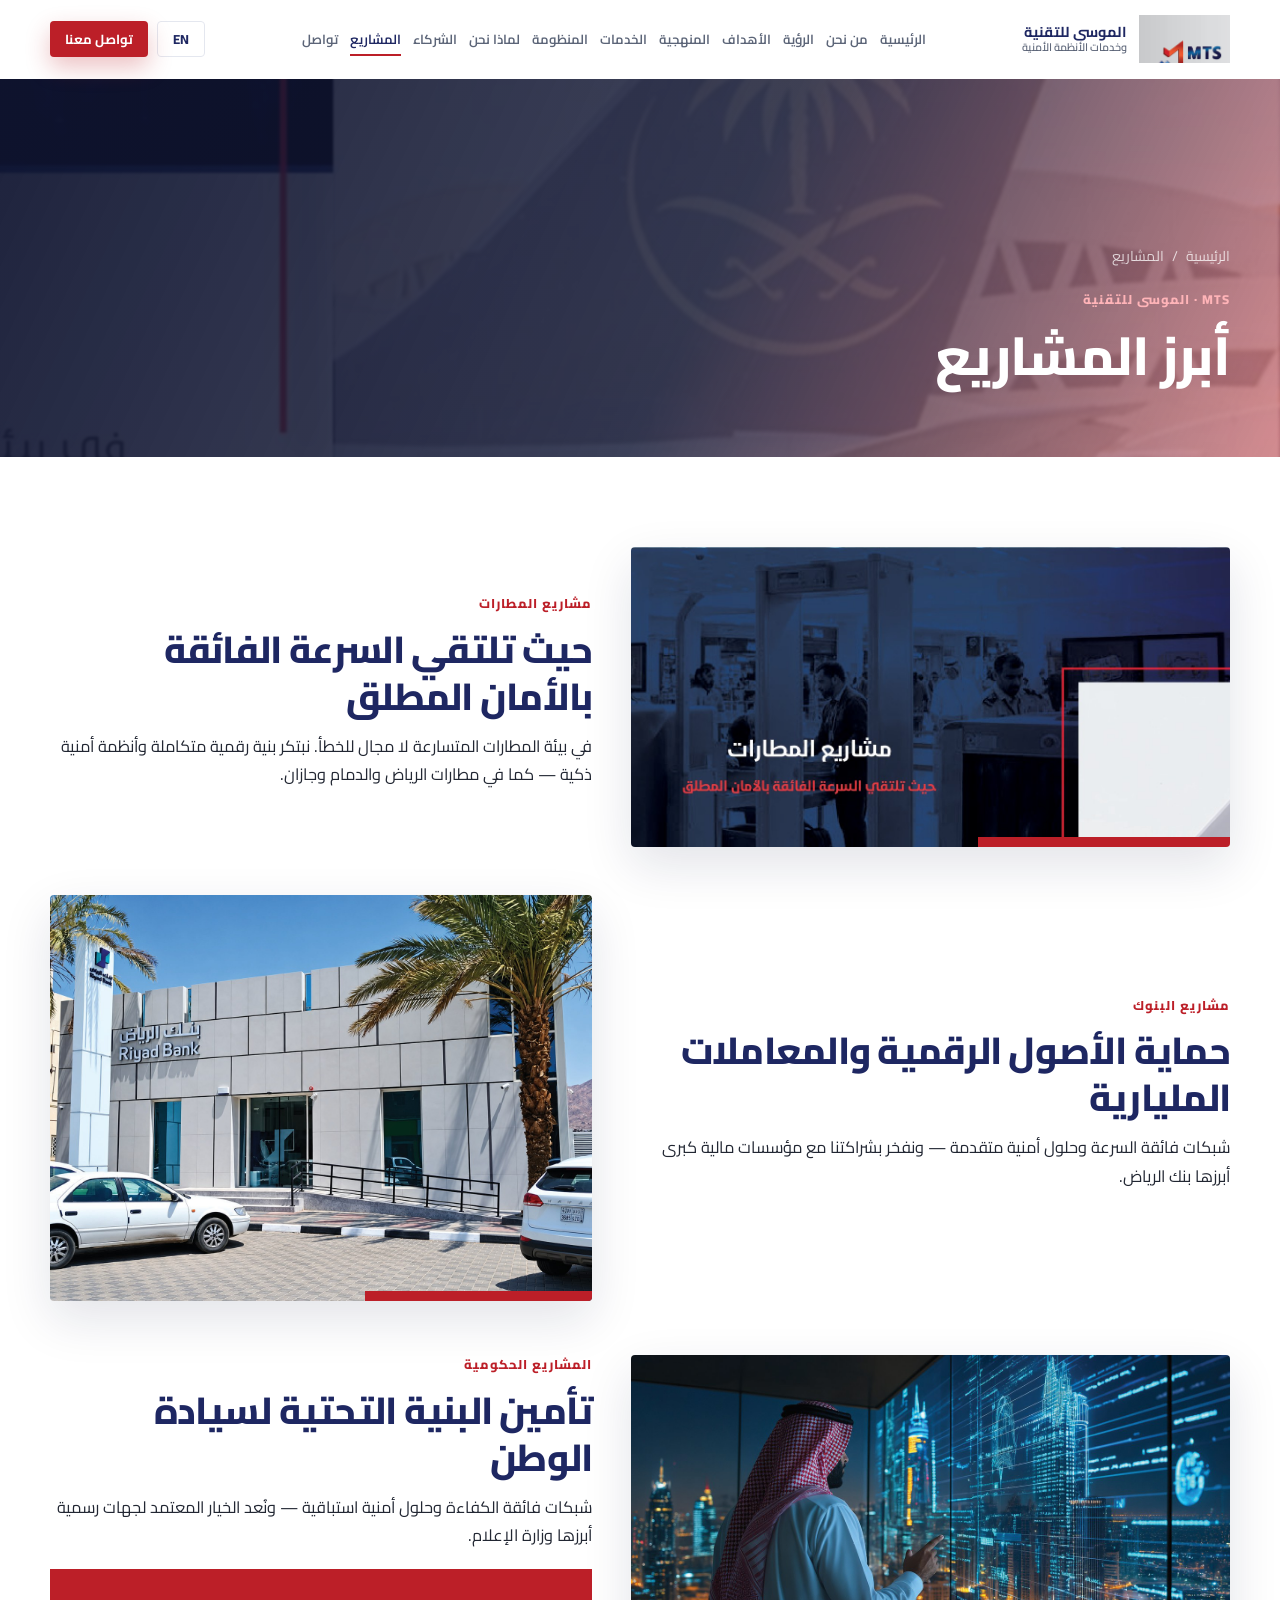
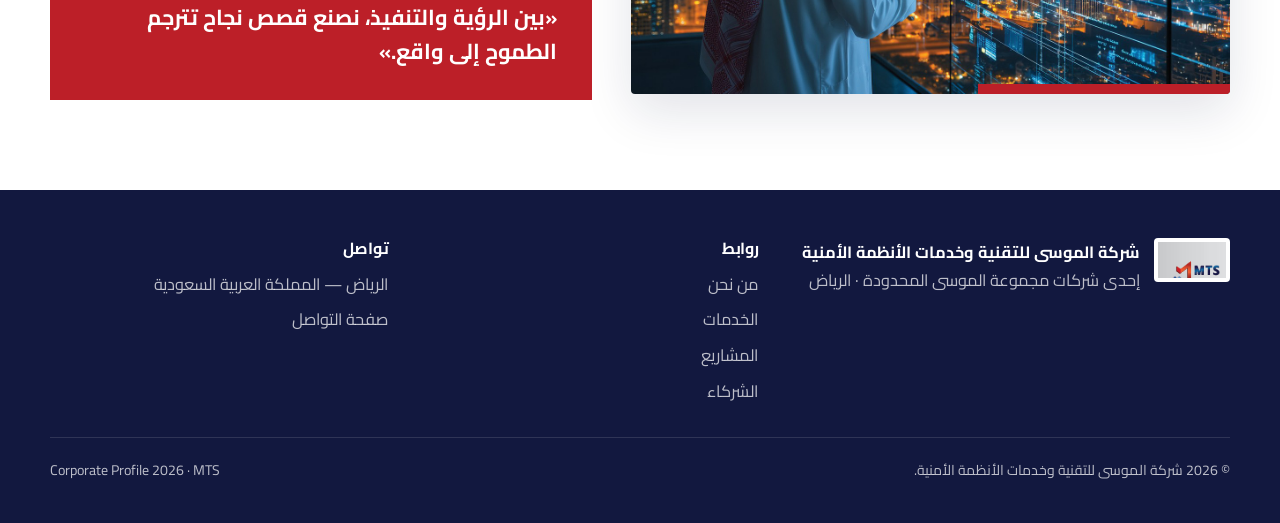
<file: projects.html>
<!DOCTYPE html>
<html lang="ar" dir="rtl">
<head>
  <meta charset="UTF-8">
  <meta name="viewport" content="width=device-width, initial-scale=1.0">
  <meta name="theme-color" content="#1E2762">
  <meta name="description" content="أبرز مشاريع الموسى: المطارات والبنوك والجهات الحكومية.">
  <meta name="title-ar" content="المشاريع | الموسى للتقنية">
  <meta name="title-en" content="Projects | Al-Mousa MTS">
  <meta name="keywords" content="الموسى للتقنية, MTS, أنظمة أمنية, الرياض, Al-Mousa Technology, security systems Saudi Arabia">
  <link rel="canonical" href="https://al-mousa.sa/projects.html">
  <meta property="og:title" content="المشاريع | الموسى للتقنية">
  <meta property="og:description" content="أبرز مشاريع الموسى: المطارات والبنوك والجهات الحكومية.">
  <meta property="og:type" content="website">
  <title>المشاريع | الموسى للتقنية</title>
  <link rel="icon" type="image/png" href="assets/brand/favicon.png">
  <link rel="preconnect" href="https://fonts.googleapis.com">
  <link rel="preconnect" href="https://fonts.gstatic.com" crossorigin>
  <link href="https://fonts.googleapis.com/css2?family=Cairo:wght@400;600;700;800&family=Montserrat:wght@400;600;700;800&display=swap" rel="stylesheet">
  <link rel="stylesheet" href="css/main.css">
  <script type="application/ld+json">
  {"@context":"https://schema.org","@type":"Organization","name":"Al-Mousa for Technology and Security Systems Services Co.","alternateName":"شركة الموسى للتقنية وخدمات الأنظمة الأمنية","url":"https://al-mousa.sa/","logo":"assets/brand/logo-mts.png","foundingDate":"2021","address":{"@type":"PostalAddress","addressLocality":"Riyadh","addressCountry":"SA"},"parentOrganization":{"@type":"Organization","name":"Al-Mousa Group Co. Ltd."}}
  </script>
</head>
<body>
  <a class="skip-link" href="#main"><span class="lang-ar">تخطي إلى المحتوى</span><span class="lang-en">Skip to content</span></a>
  <div class="progress" id="scroll-progress" aria-hidden="true"></div>
  <header class="site-header">
    <div class="nav-shell">
      <a class="brand" href="index.html">
        <img src="assets/brand/logo-mts.png" alt="MTS" width="120" height="48" decoding="async">
        <span class="brand__text">
          <strong class="lang-ar">الموسى للتقنية</strong>
          <strong class="lang-en">AL-MOUSA MTS</strong>
          <small class="lang-ar">وخدمات الأنظمة الأمنية</small>
          <small class="lang-en">Technology &amp; Security</small>
        </span>
      </a>
      <nav class="nav" id="primary-nav" aria-label="Primary">
          <a href="index.html"><span class="lang-ar">الرئيسية</span><span class="lang-en">Home</span></a>
          <a href="about.html"><span class="lang-ar">من نحن</span><span class="lang-en">About</span></a>
          <a href="vision.html"><span class="lang-ar">الرؤية</span><span class="lang-en">Vision</span></a>
          <a href="goals.html"><span class="lang-ar">الأهداف</span><span class="lang-en">Goals</span></a>
          <a href="methodology.html"><span class="lang-ar">المنهجية</span><span class="lang-en">Method</span></a>
          <a href="services.html"><span class="lang-ar">الخدمات</span><span class="lang-en">Services</span></a>
          <a href="ecosystem.html"><span class="lang-ar">المنظومة</span><span class="lang-en">Ecosystem</span></a>
          <a href="why-us.html"><span class="lang-ar">لماذا نحن</span><span class="lang-en">Why Us</span></a>
          <a href="partners.html"><span class="lang-ar">الشركاء</span><span class="lang-en">Partners</span></a>
          <a href="projects.html" class="is-active"><span class="lang-ar">المشاريع</span><span class="lang-en">Projects</span></a>
          <a href="contact.html"><span class="lang-ar">تواصل</span><span class="lang-en">Contact</span></a>
      </nav>
      <div class="header-actions">
        <button type="button" class="lang-toggle" id="lang-toggle" aria-label="Language">
          <span class="lang-ar">EN</span><span class="lang-en">عربي</span>
        </button>
        <a class="btn btn--sm btn--red" href="contact.html">
          <span class="lang-ar">تواصل معنا</span><span class="lang-en">Contact Us</span>
        </a>
        <button type="button" class="menu-toggle" id="menu-toggle" aria-expanded="false" aria-controls="primary-nav">
          <span></span><span></span><span></span>
        </button>
      </div>
    </div>
  </header>
  <main id="main">
    <section class="page-hero" style="background-image:url('assets/images/airport-plane.jpg')">
      <div class="container">
        <nav class="breadcrumb" aria-label="Breadcrumb">
          <a href="index.html"><span class="lang-ar">الرئيسية</span><span class="lang-en">Home</span></a>
          <span>/</span>
          <span class="lang-ar">المشاريع</span><span class="lang-en">Projects</span>
        </nav>
        <p class="eyebrow"><span class="lang-ar">MTS · الموسى للتقنية</span><span class="lang-en">MTS · Al-Mousa Technology</span></p>
        <h1><span class="lang-ar">أبرز المشاريع</span><span class="lang-en">Key Projects</span></h1>
      </div>
    </section>

    <section class="section"><div class="container">
      <article class="split reveal" style="margin-bottom:3rem">
        <div class="media-frame"><img src="assets/images/airport-security.jpg" alt="" loading="lazy"></div>
        <div><p class="eyebrow"><span class="lang-ar">مشاريع المطارات</span><span class="lang-en">Airport Projects</span></p>
        <h2><span class="lang-ar">حيث تلتقي السرعة الفائقة بالأمان المطلق</span><span class="lang-en">Where rapid speed meets absolute safety</span></h2>
        <p class="lang-ar">في بيئة المطارات المتسارعة لا مجال للخطأ. نبتكر بنية رقمية متكاملة وأنظمة أمنية ذكية — كما في مطارات الرياض والدمام وجازان.</p>
        <p class="lang-en">Zero room for error in airports. Digital infrastructure and smart security — delivered at Riyadh, Dammam and Jazan Airports.</p></div>
      </article>
      <article class="split split--rev reveal" style="margin-bottom:3rem">
        <div class="media-frame"><img src="assets/images/banking.jpg" alt="" loading="lazy"></div>
        <div><p class="eyebrow"><span class="lang-ar">مشاريع البنوك</span><span class="lang-en">Banking Projects</span></p>
        <h2><span class="lang-ar">حماية الأصول الرقمية والمعاملات المليارية</span><span class="lang-en">Securing digital assets &amp; multi-billion transactions</span></h2>
        <p class="lang-ar">شبكات فائقة السرعة وحلول أمنية متقدمة — ونفخر بشراكتنا مع مؤسسات مالية كبرى أبرزها بنك الرياض.</p>
        <p class="lang-en">Ultra-high-speed networks and advanced security — notably as a technical partner to Riyadh Bank.</p></div>
      </article>
      <article class="split reveal">
        <div class="media-frame"><img src="assets/images/government.jpg" alt="" loading="lazy"></div>
        <div><p class="eyebrow"><span class="lang-ar">المشاريع الحكومية</span><span class="lang-en">Government Projects</span></p>
        <h2><span class="lang-ar">تأمين البنية التحتية لسيادة الوطن</span><span class="lang-en">Securing the nation's infrastructure</span></h2>
        <p class="lang-ar">شبكات فائقة الكفاءة وحلول أمنية استباقية — ونُعد الخيار المعتمد لجهات رسمية أبرزها وزارة الإعلام.</p>
        <p class="lang-en">Efficient networks and proactive security — trusted by official entities including the Ministry of Media.</p>
        <div class="quote-band" style="margin-top:1.2rem;clip-path:none"><p class="lang-ar">«بين الرؤية والتنفيذ، نصنع قصص نجاح تترجم الطموح إلى واقع.»</p><p class="lang-en">“Between vision and execution, we craft success stories that translate ambition into reality.”</p></div></div>
      </article>
    </div></section>

  </main>
  <footer class="site-footer">
    <div class="container footer-grid">
      <div class="footer-brand">
        <img src="assets/brand/logo-mts.png" alt="" width="88" height="40" loading="lazy">
        <div>
          <strong class="lang-ar">شركة الموسى للتقنية وخدمات الأنظمة الأمنية</strong>
          <strong class="lang-en">Al-Mousa for Technology and Security Systems Services Co.</strong>
          <p class="lang-ar">إحدى شركات مجموعة الموسى المحدودة · الرياض</p>
          <p class="lang-en">A Subsidiary of Al-Mousa Group Co. Ltd. · Riyadh</p>
        </div>
      </div>
      <div>
        <h3><span class="lang-ar">روابط</span><span class="lang-en">Links</span></h3>
        <div class="footer-links">
          <a href="about.html"><span class="lang-ar">من نحن</span><span class="lang-en">About</span></a>
          <a href="services.html"><span class="lang-ar">الخدمات</span><span class="lang-en">Services</span></a>
          <a href="projects.html"><span class="lang-ar">المشاريع</span><span class="lang-en">Projects</span></a>
          <a href="partners.html"><span class="lang-ar">الشركاء</span><span class="lang-en">Partners</span></a>
        </div>
      </div>
      <div>
        <h3><span class="lang-ar">تواصل</span><span class="lang-en">Contact</span></h3>
        <div class="footer-links">
          <span class="lang-ar">الرياض — المملكة العربية السعودية</span>
          <span class="lang-en">Riyadh — Kingdom of Saudi Arabia</span>
          <a href="contact.html"><span class="lang-ar">صفحة التواصل</span><span class="lang-en">Contact page</span></a>
        </div>
      </div>
    </div>
    <div class="container footer-bottom">
      <p class="lang-ar">© 2026 شركة الموسى للتقنية وخدمات الأنظمة الأمنية.</p>
      <p class="lang-en">© 2026 Al-Mousa for Technology and Security Systems Services Co.</p>
      <p>Corporate Profile 2026 · MTS</p>
    </div>
  </footer>
  <button type="button" class="to-top" id="to-top" aria-label="Top">
    <svg viewBox="0 0 24 24" fill="none"><path d="M12 19V5M5 12l7-7 7 7" stroke="currentColor" stroke-width="2" stroke-linecap="round" stroke-linejoin="round"/></svg>
  </button>
  <script src="js/main.js" defer></script>
</body>
</html>
</file>
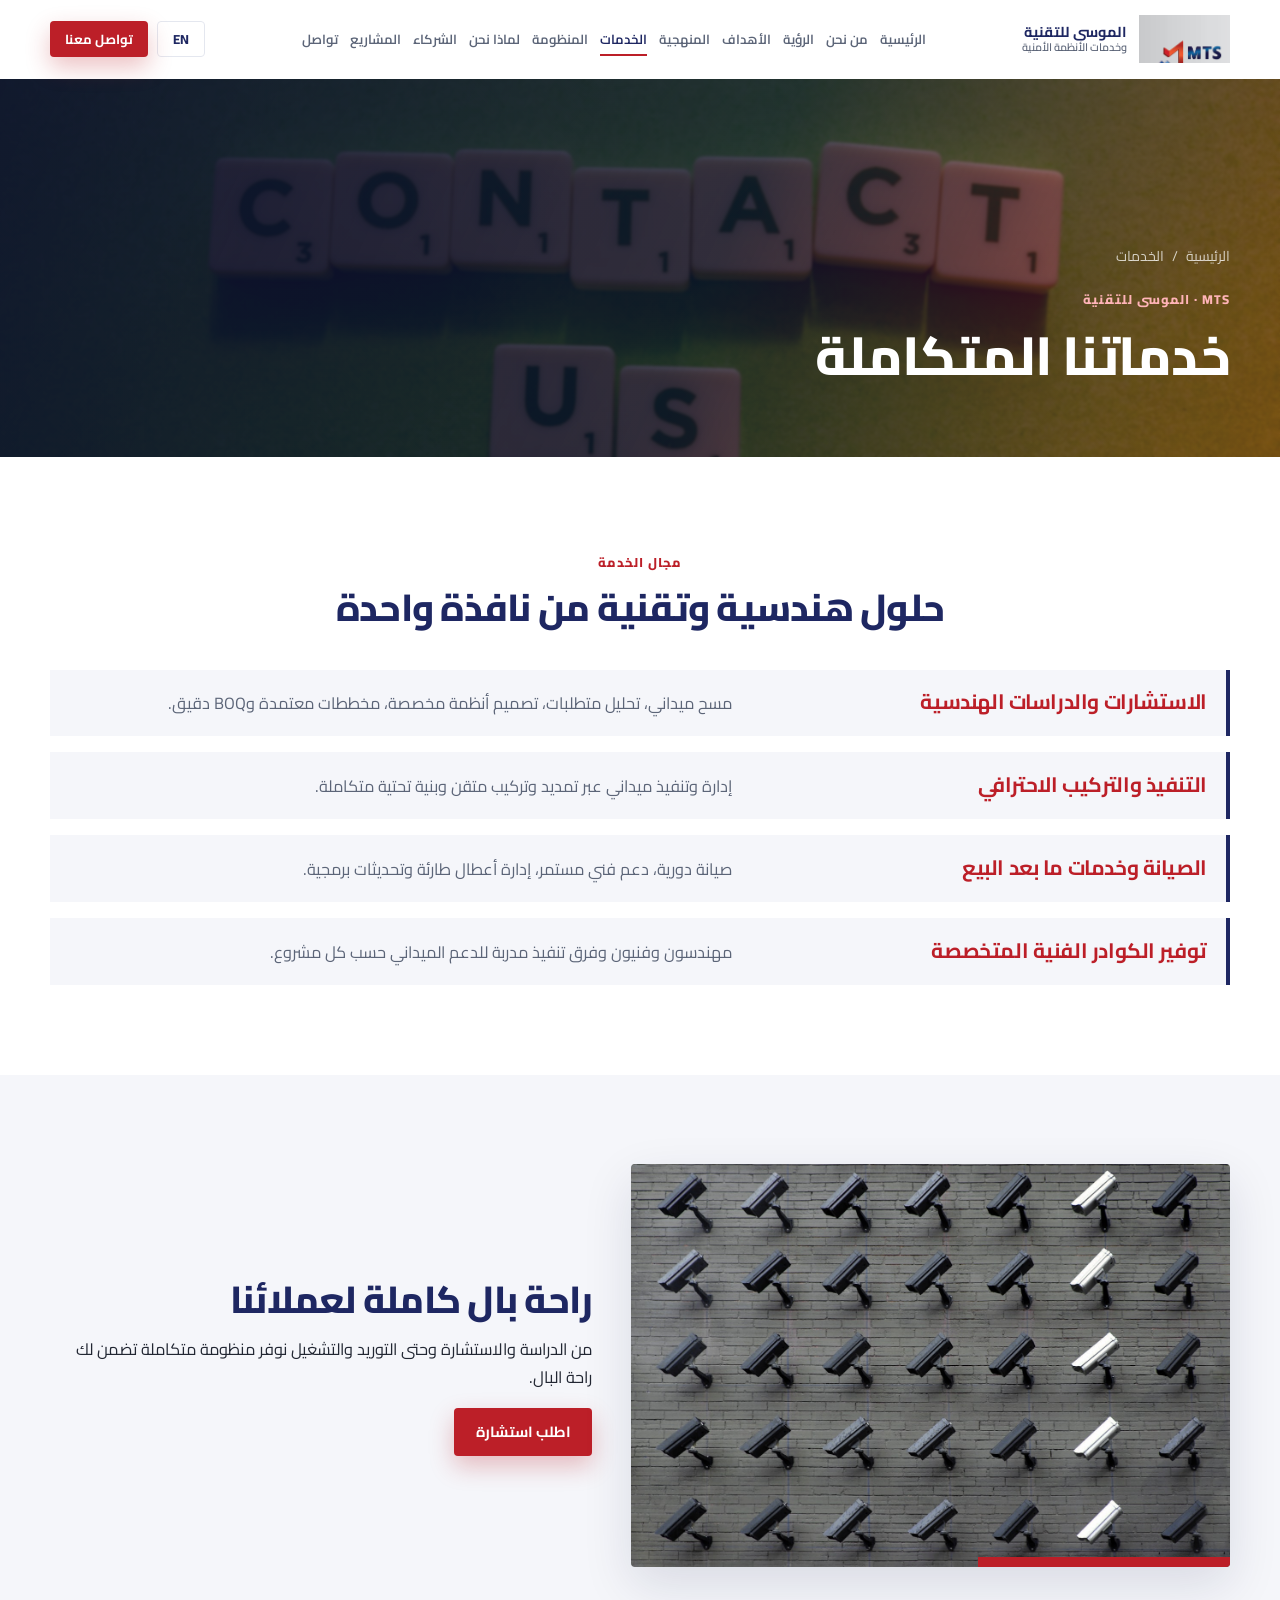
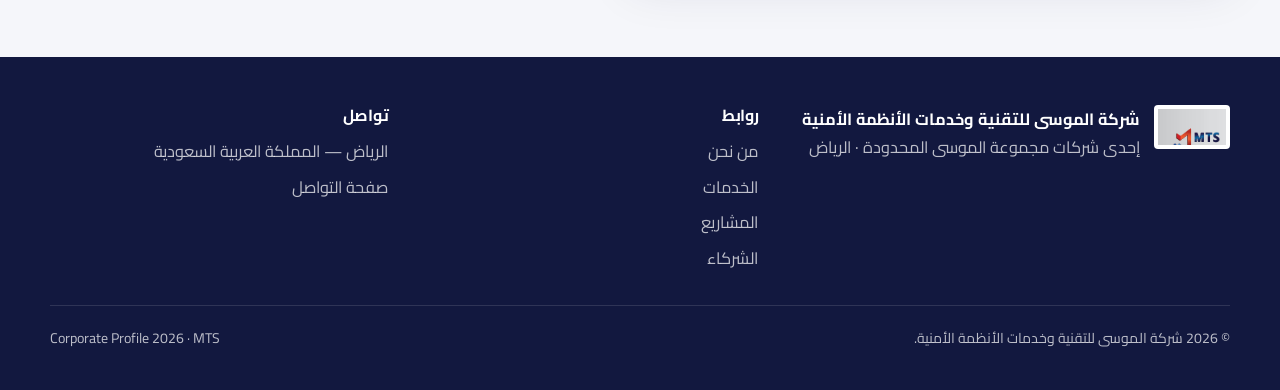
<file: services.html>
<!DOCTYPE html>
<html lang="ar" dir="rtl">
<head>
  <meta charset="UTF-8">
  <meta name="viewport" content="width=device-width, initial-scale=1.0">
  <meta name="theme-color" content="#1E2762">
  <meta name="description" content="خدمات شركة الموسى: استشارات، تنفيذ، صيانة وكوادر فنية.">
  <meta name="title-ar" content="خدماتنا | الموسى للتقنية">
  <meta name="title-en" content="Services | Al-Mousa MTS">
  <meta name="keywords" content="الموسى للتقنية, MTS, أنظمة أمنية, الرياض, Al-Mousa Technology, security systems Saudi Arabia">
  <link rel="canonical" href="https://al-mousa.sa/services.html">
  <meta property="og:title" content="خدماتنا | الموسى للتقنية">
  <meta property="og:description" content="خدمات شركة الموسى: استشارات، تنفيذ، صيانة وكوادر فنية.">
  <meta property="og:type" content="website">
  <title>خدماتنا | الموسى للتقنية</title>
  <link rel="icon" type="image/png" href="assets/brand/favicon.png">
  <link rel="preconnect" href="https://fonts.googleapis.com">
  <link rel="preconnect" href="https://fonts.gstatic.com" crossorigin>
  <link href="https://fonts.googleapis.com/css2?family=Cairo:wght@400;600;700;800&family=Montserrat:wght@400;600;700;800&display=swap" rel="stylesheet">
  <link rel="stylesheet" href="css/main.css">
  <script type="application/ld+json">
  {"@context":"https://schema.org","@type":"Organization","name":"Al-Mousa for Technology and Security Systems Services Co.","alternateName":"شركة الموسى للتقنية وخدمات الأنظمة الأمنية","url":"https://al-mousa.sa/","logo":"assets/brand/logo-mts.png","foundingDate":"2021","address":{"@type":"PostalAddress","addressLocality":"Riyadh","addressCountry":"SA"},"parentOrganization":{"@type":"Organization","name":"Al-Mousa Group Co. Ltd."}}
  </script>
</head>
<body>
  <a class="skip-link" href="#main"><span class="lang-ar">تخطي إلى المحتوى</span><span class="lang-en">Skip to content</span></a>
  <div class="progress" id="scroll-progress" aria-hidden="true"></div>
  <header class="site-header">
    <div class="nav-shell">
      <a class="brand" href="index.html">
        <img src="assets/brand/logo-mts.png" alt="MTS" width="120" height="48" decoding="async">
        <span class="brand__text">
          <strong class="lang-ar">الموسى للتقنية</strong>
          <strong class="lang-en">AL-MOUSA MTS</strong>
          <small class="lang-ar">وخدمات الأنظمة الأمنية</small>
          <small class="lang-en">Technology &amp; Security</small>
        </span>
      </a>
      <nav class="nav" id="primary-nav" aria-label="Primary">
          <a href="index.html"><span class="lang-ar">الرئيسية</span><span class="lang-en">Home</span></a>
          <a href="about.html"><span class="lang-ar">من نحن</span><span class="lang-en">About</span></a>
          <a href="vision.html"><span class="lang-ar">الرؤية</span><span class="lang-en">Vision</span></a>
          <a href="goals.html"><span class="lang-ar">الأهداف</span><span class="lang-en">Goals</span></a>
          <a href="methodology.html"><span class="lang-ar">المنهجية</span><span class="lang-en">Method</span></a>
          <a href="services.html" class="is-active"><span class="lang-ar">الخدمات</span><span class="lang-en">Services</span></a>
          <a href="ecosystem.html"><span class="lang-ar">المنظومة</span><span class="lang-en">Ecosystem</span></a>
          <a href="why-us.html"><span class="lang-ar">لماذا نحن</span><span class="lang-en">Why Us</span></a>
          <a href="partners.html"><span class="lang-ar">الشركاء</span><span class="lang-en">Partners</span></a>
          <a href="projects.html"><span class="lang-ar">المشاريع</span><span class="lang-en">Projects</span></a>
          <a href="contact.html"><span class="lang-ar">تواصل</span><span class="lang-en">Contact</span></a>
      </nav>
      <div class="header-actions">
        <button type="button" class="lang-toggle" id="lang-toggle" aria-label="Language">
          <span class="lang-ar">EN</span><span class="lang-en">عربي</span>
        </button>
        <a class="btn btn--sm btn--red" href="contact.html">
          <span class="lang-ar">تواصل معنا</span><span class="lang-en">Contact Us</span>
        </a>
        <button type="button" class="menu-toggle" id="menu-toggle" aria-expanded="false" aria-controls="primary-nav">
          <span></span><span></span><span></span>
        </button>
      </div>
    </div>
  </header>
  <main id="main">
    <section class="page-hero" style="background-image:url('assets/images/stock/control-room.jpg')">
      <div class="container">
        <nav class="breadcrumb" aria-label="Breadcrumb">
          <a href="index.html"><span class="lang-ar">الرئيسية</span><span class="lang-en">Home</span></a>
          <span>/</span>
          <span class="lang-ar">الخدمات</span><span class="lang-en">Services</span>
        </nav>
        <p class="eyebrow"><span class="lang-ar">MTS · الموسى للتقنية</span><span class="lang-en">MTS · Al-Mousa Technology</span></p>
        <h1><span class="lang-ar">خدماتنا المتكاملة</span><span class="lang-en">Our Services</span></h1>
      </div>
    </section>

    <section class="section"><div class="container">
      <div class="section-head center reveal"><p class="eyebrow"><span class="lang-ar">مجال الخدمة</span><span class="lang-en">Service Field</span></p>
      <h2><span class="lang-ar">حلول هندسية وتقنية من نافذة واحدة</span><span class="lang-en">Engineering &amp; technical solutions from one window</span></h2></div>
      <div class="table-like">
        <div class="table-row reveal"><h3><span class="lang-ar">الاستشارات والدراسات الهندسية</span><span class="lang-en">Consultations &amp; Engineering Studies</span></h3><p class="lang-ar">مسح ميداني، تحليل متطلبات، تصميم أنظمة مخصصة، مخططات معتمدة وBOQ دقيق.</p><p class="lang-en">Field surveys, requirements analysis, customized design, approved blueprints and precise BOQs.</p></div>
        <div class="table-row reveal delay-1"><h3><span class="lang-ar">التنفيذ والتركيب الاحترافي</span><span class="lang-en">Professional Execution &amp; Installation</span></h3><p class="lang-ar">إدارة وتنفيذ ميداني عبر تمديد وتركيب متقن وبنية تحتية متكاملة.</p><p class="lang-en">Field management through masterful wiring, installation and integrated infrastructure.</p></div>
        <div class="table-row reveal delay-2"><h3><span class="lang-ar">الصيانة وخدمات ما بعد البيع</span><span class="lang-en">Maintenance &amp; After-Sales</span></h3><p class="lang-ar">صيانة دورية، دعم فني مستمر، إدارة أعطال طارئة وتحديثات برمجية.</p><p class="lang-en">Periodic maintenance, continuous support, emergency management and software updates.</p></div>
        <div class="table-row reveal"><h3><span class="lang-ar">توفير الكوادر الفنية المتخصصة</span><span class="lang-en">Specialized Technical Cadres</span></h3><p class="lang-ar">مهندسون وفنيون وفرق تنفيذ مدربة للدعم الميداني حسب كل مشروع.</p><p class="lang-en">Specialized engineers, technicians and trained teams for on-site support.</p></div>
      </div>
    </div></section>
    <section class="section section--soft"><div class="container split">
      <div class="media-frame reveal"><img src="assets/images/stock/cctv.jpg" alt="" loading="lazy" width="800" height="520"></div>
      <div class="reveal delay-1"><h2><span class="lang-ar">راحة بال كاملة لعملائنا</span><span class="lang-en">Total peace of mind</span></h2>
      <p class="lang-ar">من الدراسة والاستشارة وحتى التوريد والتشغيل نوفر منظومة متكاملة تضمن لك راحة البال.</p>
      <p class="lang-en">From study and consultation to supply and operation — an integrated ecosystem.</p>
      <a class="btn btn--red" href="contact.html"><span class="lang-ar">اطلب استشارة</span><span class="lang-en">Request a consultation</span></a></div>
    </div></section>

  </main>
  <footer class="site-footer">
    <div class="container footer-grid">
      <div class="footer-brand">
        <img src="assets/brand/logo-mts.png" alt="" width="88" height="40" loading="lazy">
        <div>
          <strong class="lang-ar">شركة الموسى للتقنية وخدمات الأنظمة الأمنية</strong>
          <strong class="lang-en">Al-Mousa for Technology and Security Systems Services Co.</strong>
          <p class="lang-ar">إحدى شركات مجموعة الموسى المحدودة · الرياض</p>
          <p class="lang-en">A Subsidiary of Al-Mousa Group Co. Ltd. · Riyadh</p>
        </div>
      </div>
      <div>
        <h3><span class="lang-ar">روابط</span><span class="lang-en">Links</span></h3>
        <div class="footer-links">
          <a href="about.html"><span class="lang-ar">من نحن</span><span class="lang-en">About</span></a>
          <a href="services.html"><span class="lang-ar">الخدمات</span><span class="lang-en">Services</span></a>
          <a href="projects.html"><span class="lang-ar">المشاريع</span><span class="lang-en">Projects</span></a>
          <a href="partners.html"><span class="lang-ar">الشركاء</span><span class="lang-en">Partners</span></a>
        </div>
      </div>
      <div>
        <h3><span class="lang-ar">تواصل</span><span class="lang-en">Contact</span></h3>
        <div class="footer-links">
          <span class="lang-ar">الرياض — المملكة العربية السعودية</span>
          <span class="lang-en">Riyadh — Kingdom of Saudi Arabia</span>
          <a href="contact.html"><span class="lang-ar">صفحة التواصل</span><span class="lang-en">Contact page</span></a>
        </div>
      </div>
    </div>
    <div class="container footer-bottom">
      <p class="lang-ar">© 2026 شركة الموسى للتقنية وخدمات الأنظمة الأمنية.</p>
      <p class="lang-en">© 2026 Al-Mousa for Technology and Security Systems Services Co.</p>
      <p>Corporate Profile 2026 · MTS</p>
    </div>
  </footer>
  <button type="button" class="to-top" id="to-top" aria-label="Top">
    <svg viewBox="0 0 24 24" fill="none"><path d="M12 19V5M5 12l7-7 7 7" stroke="currentColor" stroke-width="2" stroke-linecap="round" stroke-linejoin="round"/></svg>
  </button>
  <script src="js/main.js" defer></script>
</body>
</html>
</file>
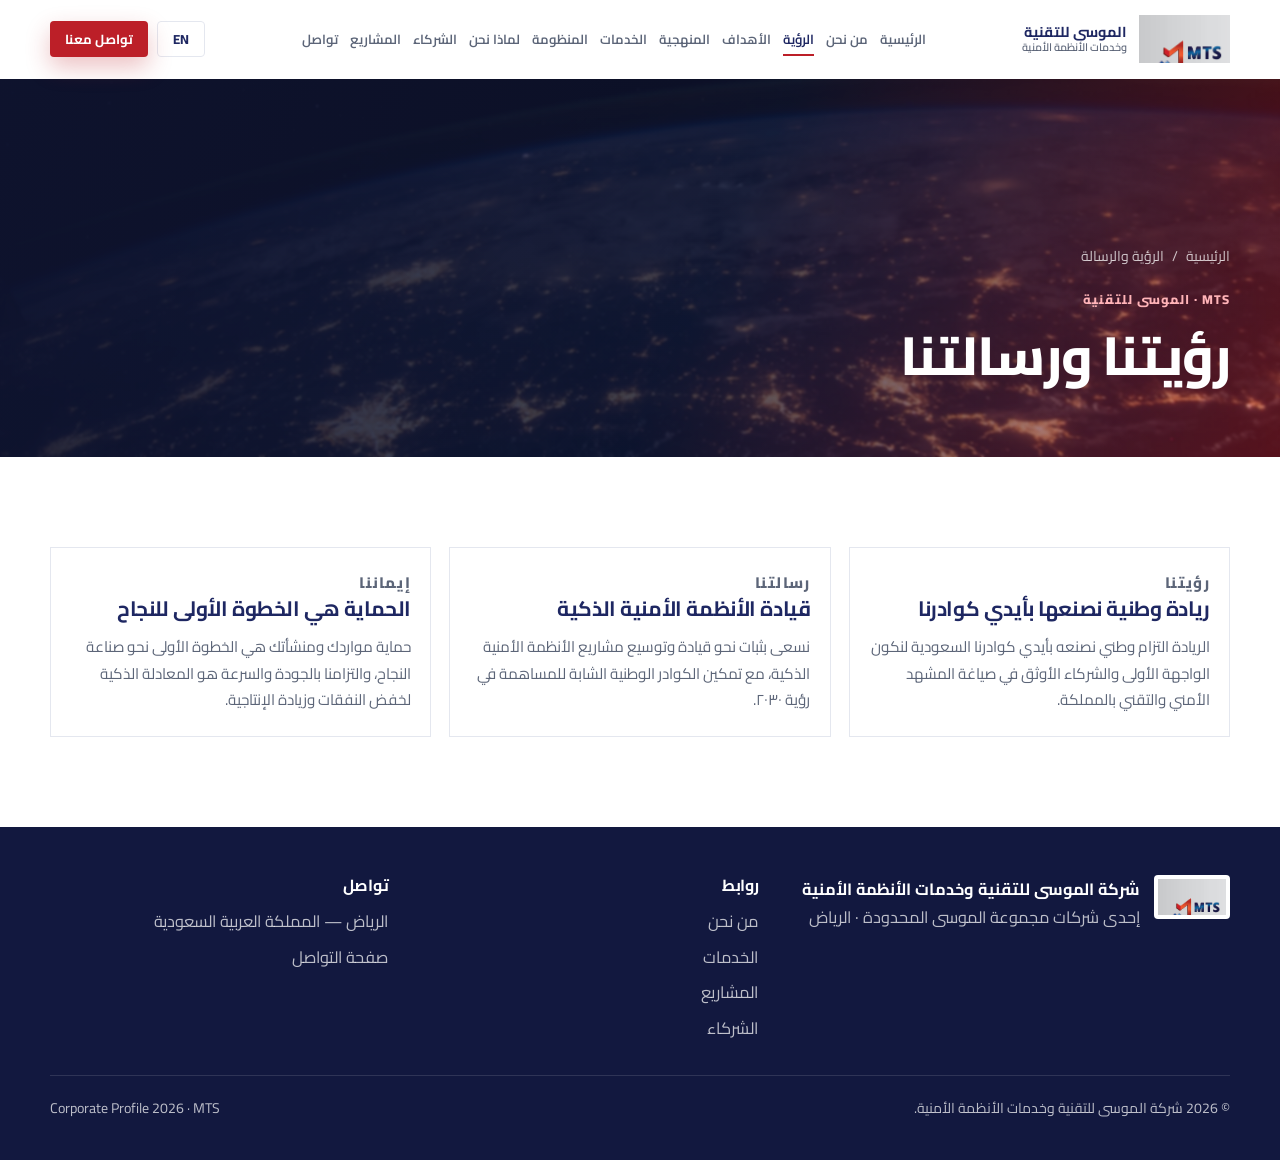
<file: vision.html>
<!DOCTYPE html>
<html lang="ar" dir="rtl">
<head>
  <meta charset="UTF-8">
  <meta name="viewport" content="width=device-width, initial-scale=1.0">
  <meta name="theme-color" content="#1E2762">
  <meta name="description" content="رؤية ورسالة شركة الموسى للتقنية — ريادة وطنية في المشهد الأمني والتقني.">
  <meta name="title-ar" content="الرؤية والرسالة | الموسى للتقنية">
  <meta name="title-en" content="Vision & Mission | Al-Mousa MTS">
  <meta name="keywords" content="الموسى للتقنية, MTS, أنظمة أمنية, الرياض, Al-Mousa Technology, security systems Saudi Arabia">
  <link rel="canonical" href="https://al-mousa.sa/vision.html">
  <meta property="og:title" content="الرؤية والرسالة | الموسى للتقنية">
  <meta property="og:description" content="رؤية ورسالة شركة الموسى للتقنية — ريادة وطنية في المشهد الأمني والتقني.">
  <meta property="og:type" content="website">
  <title>الرؤية والرسالة | الموسى للتقنية</title>
  <link rel="icon" type="image/png" href="assets/brand/favicon.png">
  <link rel="preconnect" href="https://fonts.googleapis.com">
  <link rel="preconnect" href="https://fonts.gstatic.com" crossorigin>
  <link href="https://fonts.googleapis.com/css2?family=Cairo:wght@400;600;700;800&family=Montserrat:wght@400;600;700;800&display=swap" rel="stylesheet">
  <link rel="stylesheet" href="css/main.css">
  <script type="application/ld+json">
  {"@context":"https://schema.org","@type":"Organization","name":"Al-Mousa for Technology and Security Systems Services Co.","alternateName":"شركة الموسى للتقنية وخدمات الأنظمة الأمنية","url":"https://al-mousa.sa/","logo":"assets/brand/logo-mts.png","foundingDate":"2021","address":{"@type":"PostalAddress","addressLocality":"Riyadh","addressCountry":"SA"},"parentOrganization":{"@type":"Organization","name":"Al-Mousa Group Co. Ltd."}}
  </script>
</head>
<body>
  <a class="skip-link" href="#main"><span class="lang-ar">تخطي إلى المحتوى</span><span class="lang-en">Skip to content</span></a>
  <div class="progress" id="scroll-progress" aria-hidden="true"></div>
  <header class="site-header">
    <div class="nav-shell">
      <a class="brand" href="index.html">
        <img src="assets/brand/logo-mts.png" alt="MTS" width="120" height="48" decoding="async">
        <span class="brand__text">
          <strong class="lang-ar">الموسى للتقنية</strong>
          <strong class="lang-en">AL-MOUSA MTS</strong>
          <small class="lang-ar">وخدمات الأنظمة الأمنية</small>
          <small class="lang-en">Technology &amp; Security</small>
        </span>
      </a>
      <nav class="nav" id="primary-nav" aria-label="Primary">
          <a href="index.html"><span class="lang-ar">الرئيسية</span><span class="lang-en">Home</span></a>
          <a href="about.html"><span class="lang-ar">من نحن</span><span class="lang-en">About</span></a>
          <a href="vision.html" class="is-active"><span class="lang-ar">الرؤية</span><span class="lang-en">Vision</span></a>
          <a href="goals.html"><span class="lang-ar">الأهداف</span><span class="lang-en">Goals</span></a>
          <a href="methodology.html"><span class="lang-ar">المنهجية</span><span class="lang-en">Method</span></a>
          <a href="services.html"><span class="lang-ar">الخدمات</span><span class="lang-en">Services</span></a>
          <a href="ecosystem.html"><span class="lang-ar">المنظومة</span><span class="lang-en">Ecosystem</span></a>
          <a href="why-us.html"><span class="lang-ar">لماذا نحن</span><span class="lang-en">Why Us</span></a>
          <a href="partners.html"><span class="lang-ar">الشركاء</span><span class="lang-en">Partners</span></a>
          <a href="projects.html"><span class="lang-ar">المشاريع</span><span class="lang-en">Projects</span></a>
          <a href="contact.html"><span class="lang-ar">تواصل</span><span class="lang-en">Contact</span></a>
      </nav>
      <div class="header-actions">
        <button type="button" class="lang-toggle" id="lang-toggle" aria-label="Language">
          <span class="lang-ar">EN</span><span class="lang-en">عربي</span>
        </button>
        <a class="btn btn--sm btn--red" href="contact.html">
          <span class="lang-ar">تواصل معنا</span><span class="lang-en">Contact Us</span>
        </a>
        <button type="button" class="menu-toggle" id="menu-toggle" aria-expanded="false" aria-controls="primary-nav">
          <span></span><span></span><span></span>
        </button>
      </div>
    </div>
  </header>
  <main id="main">
    <section class="page-hero" style="background-image:url('assets/images/stock/fiber-optics.jpg')">
      <div class="container">
        <nav class="breadcrumb" aria-label="Breadcrumb">
          <a href="index.html"><span class="lang-ar">الرئيسية</span><span class="lang-en">Home</span></a>
          <span>/</span>
          <span class="lang-ar">الرؤية والرسالة</span><span class="lang-en">Vision & Mission</span>
        </nav>
        <p class="eyebrow"><span class="lang-ar">MTS · الموسى للتقنية</span><span class="lang-en">MTS · Al-Mousa Technology</span></p>
        <h1><span class="lang-ar">رؤيتنا ورسالتنا</span><span class="lang-en">Vision & Mission</span></h1>
      </div>
    </section>

    <section class="section"><div class="container card-grid">
      <article class="card reveal"><div class="card__body"><p class="eyebrow"><span class="lang-ar">رؤيتنا</span><span class="lang-en">Vision</span></p><h3><span class="lang-ar">ريادة وطنية نصنعها بأيدي كوادرنا</span><span class="lang-en">National leadership by Saudi talents</span></h3><p class="lang-ar">الريادة التزام وطني نصنعه بأيدي كوادرنا السعودية لنكون الواجهة الأولى والشركاء الأوثق في صياغة المشهد الأمني والتقني بالمملكة.</p><p class="lang-en">Leadership is a national commitment forged by Saudi talents — the premier destination and most trusted partner in shaping the Kingdom's security and technology landscape.</p></div></article>
      <article class="card reveal delay-1"><div class="card__body"><p class="eyebrow"><span class="lang-ar">رسالتنا</span><span class="lang-en">Mission</span></p><h3><span class="lang-ar">قيادة الأنظمة الأمنية الذكية</span><span class="lang-en">Leading smart security systems</span></h3><p class="lang-ar">نسعى بثبات نحو قيادة وتوسيع مشاريع الأنظمة الأمنية الذكية، مع تمكين الكوادر الوطنية الشابة للمساهمة في رؤية ٢٠٣٠.</p><p class="lang-en">We lead and expand smart security projects while empowering young national talents to contribute to Vision 2030.</p></div></article>
      <article class="card reveal delay-2"><div class="card__body"><p class="eyebrow"><span class="lang-ar">إيماننا</span><span class="lang-en">Belief</span></p><h3><span class="lang-ar">الحماية هي الخطوة الأولى للنجاح</span><span class="lang-en">Protection is the first step to success</span></h3><p class="lang-ar">حماية مواردك ومنشأتك هي الخطوة الأولى نحو صناعة النجاح، والتزامنا بالجودة والسرعة هو المعادلة الذكية لخفض النفقات وزيادة الإنتاجية.</p><p class="lang-en">Protecting your resources is foundational to success; quality and speed reduce costs and raise productivity.</p></div></article>
    </div></section>

  </main>
  <footer class="site-footer">
    <div class="container footer-grid">
      <div class="footer-brand">
        <img src="assets/brand/logo-mts.png" alt="" width="88" height="40" loading="lazy">
        <div>
          <strong class="lang-ar">شركة الموسى للتقنية وخدمات الأنظمة الأمنية</strong>
          <strong class="lang-en">Al-Mousa for Technology and Security Systems Services Co.</strong>
          <p class="lang-ar">إحدى شركات مجموعة الموسى المحدودة · الرياض</p>
          <p class="lang-en">A Subsidiary of Al-Mousa Group Co. Ltd. · Riyadh</p>
        </div>
      </div>
      <div>
        <h3><span class="lang-ar">روابط</span><span class="lang-en">Links</span></h3>
        <div class="footer-links">
          <a href="about.html"><span class="lang-ar">من نحن</span><span class="lang-en">About</span></a>
          <a href="services.html"><span class="lang-ar">الخدمات</span><span class="lang-en">Services</span></a>
          <a href="projects.html"><span class="lang-ar">المشاريع</span><span class="lang-en">Projects</span></a>
          <a href="partners.html"><span class="lang-ar">الشركاء</span><span class="lang-en">Partners</span></a>
        </div>
      </div>
      <div>
        <h3><span class="lang-ar">تواصل</span><span class="lang-en">Contact</span></h3>
        <div class="footer-links">
          <span class="lang-ar">الرياض — المملكة العربية السعودية</span>
          <span class="lang-en">Riyadh — Kingdom of Saudi Arabia</span>
          <a href="contact.html"><span class="lang-ar">صفحة التواصل</span><span class="lang-en">Contact page</span></a>
        </div>
      </div>
    </div>
    <div class="container footer-bottom">
      <p class="lang-ar">© 2026 شركة الموسى للتقنية وخدمات الأنظمة الأمنية.</p>
      <p class="lang-en">© 2026 Al-Mousa for Technology and Security Systems Services Co.</p>
      <p>Corporate Profile 2026 · MTS</p>
    </div>
  </footer>
  <button type="button" class="to-top" id="to-top" aria-label="Top">
    <svg viewBox="0 0 24 24" fill="none"><path d="M12 19V5M5 12l7-7 7 7" stroke="currentColor" stroke-width="2" stroke-linecap="round" stroke-linejoin="round"/></svg>
  </button>
  <script src="js/main.js" defer></script>
</body>
</html>
</file>
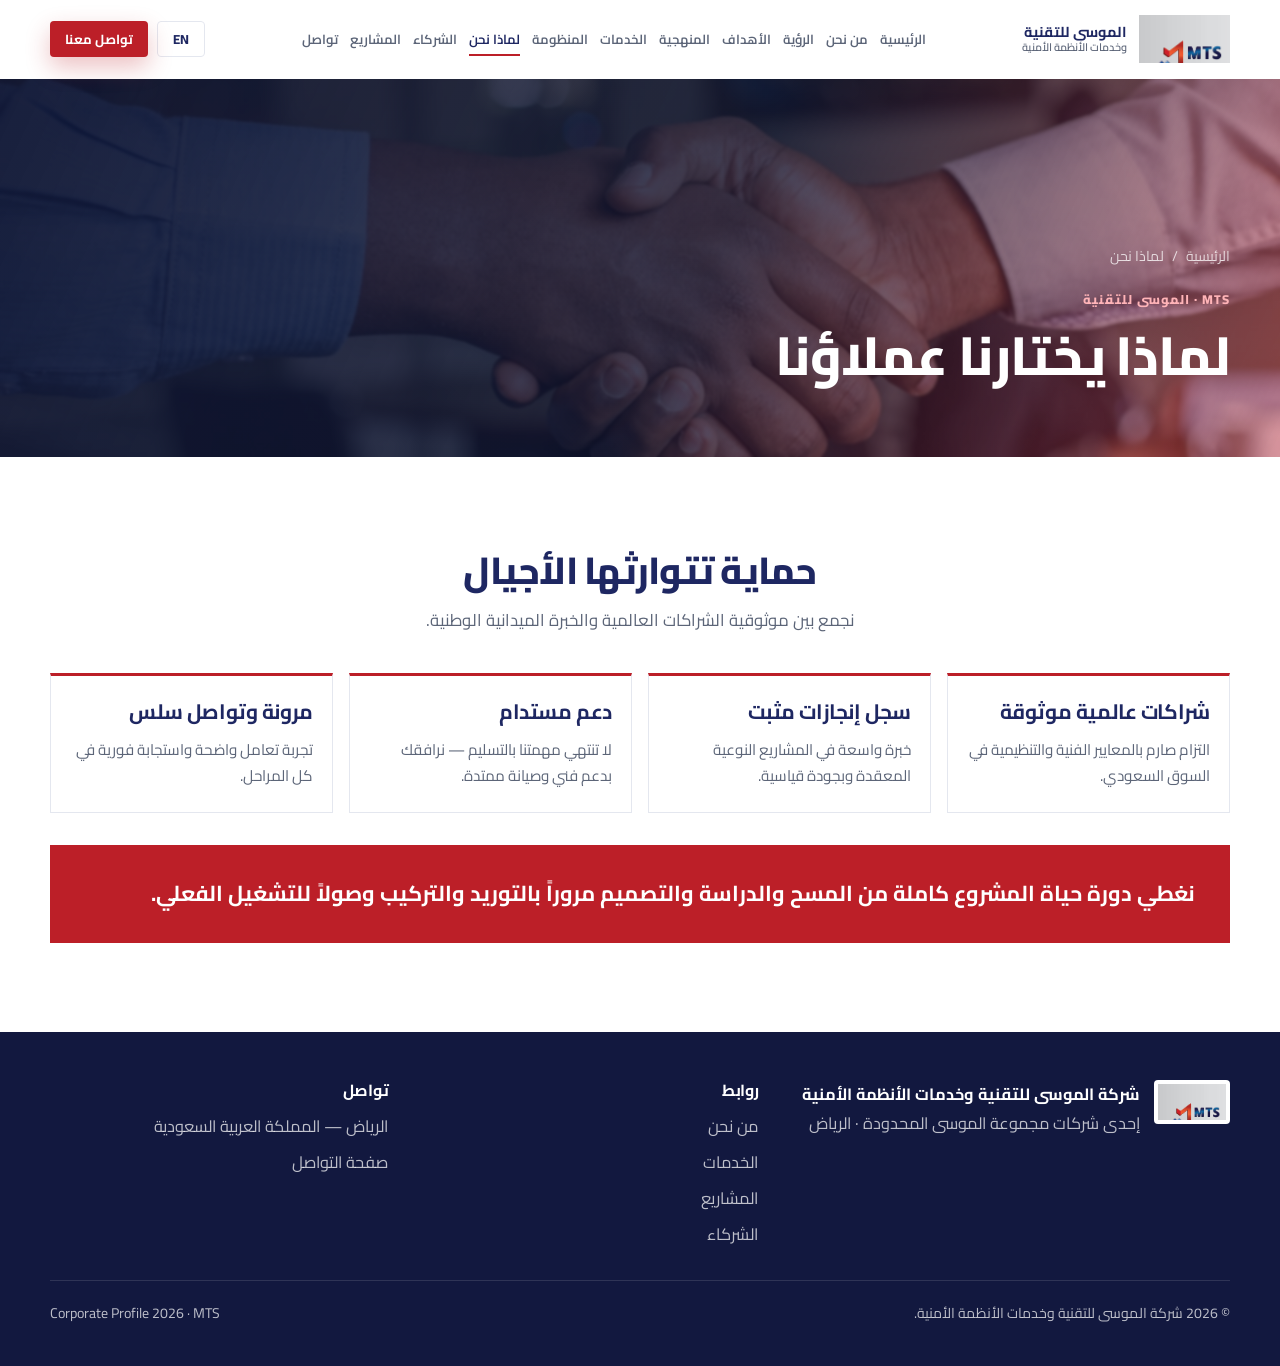
<file: why-us.html>
<!DOCTYPE html>
<html lang="ar" dir="rtl">
<head>
  <meta charset="UTF-8">
  <meta name="viewport" content="width=device-width, initial-scale=1.0">
  <meta name="theme-color" content="#1E2762">
  <meta name="description" content="لماذا يختار العملاء شركة الموسى للتقنية شريكاً موثوقاً.">
  <meta name="title-ar" content="لماذا نحن | الموسى للتقنية">
  <meta name="title-en" content="Why Choose Us | Al-Mousa MTS">
  <meta name="keywords" content="الموسى للتقنية, MTS, أنظمة أمنية, الرياض, Al-Mousa Technology, security systems Saudi Arabia">
  <link rel="canonical" href="https://al-mousa.sa/why-us.html">
  <meta property="og:title" content="لماذا نحن | الموسى للتقنية">
  <meta property="og:description" content="لماذا يختار العملاء شركة الموسى للتقنية شريكاً موثوقاً.">
  <meta property="og:type" content="website">
  <title>لماذا نحن | الموسى للتقنية</title>
  <link rel="icon" type="image/png" href="assets/brand/favicon.png">
  <link rel="preconnect" href="https://fonts.googleapis.com">
  <link rel="preconnect" href="https://fonts.gstatic.com" crossorigin>
  <link href="https://fonts.googleapis.com/css2?family=Cairo:wght@400;600;700;800&family=Montserrat:wght@400;600;700;800&display=swap" rel="stylesheet">
  <link rel="stylesheet" href="css/main.css">
  <script type="application/ld+json">
  {"@context":"https://schema.org","@type":"Organization","name":"Al-Mousa for Technology and Security Systems Services Co.","alternateName":"شركة الموسى للتقنية وخدمات الأنظمة الأمنية","url":"https://al-mousa.sa/","logo":"assets/brand/logo-mts.png","foundingDate":"2021","address":{"@type":"PostalAddress","addressLocality":"Riyadh","addressCountry":"SA"},"parentOrganization":{"@type":"Organization","name":"Al-Mousa Group Co. Ltd."}}
  </script>
</head>
<body>
  <a class="skip-link" href="#main"><span class="lang-ar">تخطي إلى المحتوى</span><span class="lang-en">Skip to content</span></a>
  <div class="progress" id="scroll-progress" aria-hidden="true"></div>
  <header class="site-header">
    <div class="nav-shell">
      <a class="brand" href="index.html">
        <img src="assets/brand/logo-mts.png" alt="MTS" width="120" height="48" decoding="async">
        <span class="brand__text">
          <strong class="lang-ar">الموسى للتقنية</strong>
          <strong class="lang-en">AL-MOUSA MTS</strong>
          <small class="lang-ar">وخدمات الأنظمة الأمنية</small>
          <small class="lang-en">Technology &amp; Security</small>
        </span>
      </a>
      <nav class="nav" id="primary-nav" aria-label="Primary">
          <a href="index.html"><span class="lang-ar">الرئيسية</span><span class="lang-en">Home</span></a>
          <a href="about.html"><span class="lang-ar">من نحن</span><span class="lang-en">About</span></a>
          <a href="vision.html"><span class="lang-ar">الرؤية</span><span class="lang-en">Vision</span></a>
          <a href="goals.html"><span class="lang-ar">الأهداف</span><span class="lang-en">Goals</span></a>
          <a href="methodology.html"><span class="lang-ar">المنهجية</span><span class="lang-en">Method</span></a>
          <a href="services.html"><span class="lang-ar">الخدمات</span><span class="lang-en">Services</span></a>
          <a href="ecosystem.html"><span class="lang-ar">المنظومة</span><span class="lang-en">Ecosystem</span></a>
          <a href="why-us.html" class="is-active"><span class="lang-ar">لماذا نحن</span><span class="lang-en">Why Us</span></a>
          <a href="partners.html"><span class="lang-ar">الشركاء</span><span class="lang-en">Partners</span></a>
          <a href="projects.html"><span class="lang-ar">المشاريع</span><span class="lang-en">Projects</span></a>
          <a href="contact.html"><span class="lang-ar">تواصل</span><span class="lang-en">Contact</span></a>
      </nav>
      <div class="header-actions">
        <button type="button" class="lang-toggle" id="lang-toggle" aria-label="Language">
          <span class="lang-ar">EN</span><span class="lang-en">عربي</span>
        </button>
        <a class="btn btn--sm btn--red" href="contact.html">
          <span class="lang-ar">تواصل معنا</span><span class="lang-en">Contact Us</span>
        </a>
        <button type="button" class="menu-toggle" id="menu-toggle" aria-expanded="false" aria-controls="primary-nav">
          <span></span><span></span><span></span>
        </button>
      </div>
    </div>
  </header>
  <main id="main">
    <section class="page-hero" style="background-image:url('assets/images/stock/handshake.jpg')">
      <div class="container">
        <nav class="breadcrumb" aria-label="Breadcrumb">
          <a href="index.html"><span class="lang-ar">الرئيسية</span><span class="lang-en">Home</span></a>
          <span>/</span>
          <span class="lang-ar">لماذا نحن</span><span class="lang-en">Why Us</span>
        </nav>
        <p class="eyebrow"><span class="lang-ar">MTS · الموسى للتقنية</span><span class="lang-en">MTS · Al-Mousa Technology</span></p>
        <h1><span class="lang-ar">لماذا يختارنا عملاؤنا</span><span class="lang-en">Why Choose Us</span></h1>
      </div>
    </section>

    <section class="section"><div class="container">
      <div class="section-head center reveal"><h2><span class="lang-ar">حماية تتوارثها الأجيال</span><span class="lang-en">Protection inherited by generations</span></h2>
      <p class="section-lead lang-ar">نجمع بين موثوقية الشراكات العالمية والخبرة الميدانية الوطنية.</p>
      <p class="section-lead lang-en">We combine the reliability of global partnerships with skilled national field expertise.</p></div>
      <div class="feature-grid">
        <article class="feature reveal"><h3><span class="lang-ar">شراكات عالمية موثوقة</span><span class="lang-en">Global Partnerships</span></h3><p class="lang-ar">التزام صارم بالمعايير الفنية والتنظيمية في السوق السعودي.</p><p class="lang-en">Strict adherence to technical and regulatory standards in the Saudi market.</p></article>
        <article class="feature reveal delay-1"><h3><span class="lang-ar">سجل إنجازات مثبت</span><span class="lang-en">Proven Track Record</span></h3><p class="lang-ar">خبرة واسعة في المشاريع النوعية المعقدة وبجودة قياسية.</p><p class="lang-en">Deep experience delivering complex qualitative projects at record quality.</p></article>
        <article class="feature reveal delay-2"><h3><span class="lang-ar">دعم مستدام</span><span class="lang-en">Sustained Support</span></h3><p class="lang-ar">لا تنتهي مهمتنا بالتسليم — نرافقك بدعم فني وصيانة ممتدة.</p><p class="lang-en">Our mission continues after delivery with extended support and maintenance.</p></article>
        <article class="feature reveal delay-3"><h3><span class="lang-ar">مرونة وتواصل سلس</span><span class="lang-en">Flexible Communication</span></h3><p class="lang-ar">تجربة تعامل واضحة واستجابة فورية في كل المراحل.</p><p class="lang-en">Transparent dealings and immediate response at every stage.</p></article>
      </div>
      <div class="quote-band reveal" style="margin-top:2rem;clip-path:none"><p class="lang-ar">نغطي دورة حياة المشروع كاملة من المسح والدراسة والتصميم مروراً بالتوريد والتركيب وصولاً للتشغيل الفعلي.</p><p class="lang-en">We cover the full project lifecycle — from survey and design through supply, installation and commissioning.</p></div>
    </div></section>

  </main>
  <footer class="site-footer">
    <div class="container footer-grid">
      <div class="footer-brand">
        <img src="assets/brand/logo-mts.png" alt="" width="88" height="40" loading="lazy">
        <div>
          <strong class="lang-ar">شركة الموسى للتقنية وخدمات الأنظمة الأمنية</strong>
          <strong class="lang-en">Al-Mousa for Technology and Security Systems Services Co.</strong>
          <p class="lang-ar">إحدى شركات مجموعة الموسى المحدودة · الرياض</p>
          <p class="lang-en">A Subsidiary of Al-Mousa Group Co. Ltd. · Riyadh</p>
        </div>
      </div>
      <div>
        <h3><span class="lang-ar">روابط</span><span class="lang-en">Links</span></h3>
        <div class="footer-links">
          <a href="about.html"><span class="lang-ar">من نحن</span><span class="lang-en">About</span></a>
          <a href="services.html"><span class="lang-ar">الخدمات</span><span class="lang-en">Services</span></a>
          <a href="projects.html"><span class="lang-ar">المشاريع</span><span class="lang-en">Projects</span></a>
          <a href="partners.html"><span class="lang-ar">الشركاء</span><span class="lang-en">Partners</span></a>
        </div>
      </div>
      <div>
        <h3><span class="lang-ar">تواصل</span><span class="lang-en">Contact</span></h3>
        <div class="footer-links">
          <span class="lang-ar">الرياض — المملكة العربية السعودية</span>
          <span class="lang-en">Riyadh — Kingdom of Saudi Arabia</span>
          <a href="contact.html"><span class="lang-ar">صفحة التواصل</span><span class="lang-en">Contact page</span></a>
        </div>
      </div>
    </div>
    <div class="container footer-bottom">
      <p class="lang-ar">© 2026 شركة الموسى للتقنية وخدمات الأنظمة الأمنية.</p>
      <p class="lang-en">© 2026 Al-Mousa for Technology and Security Systems Services Co.</p>
      <p>Corporate Profile 2026 · MTS</p>
    </div>
  </footer>
  <button type="button" class="to-top" id="to-top" aria-label="Top">
    <svg viewBox="0 0 24 24" fill="none"><path d="M12 19V5M5 12l7-7 7 7" stroke="currentColor" stroke-width="2" stroke-linecap="round" stroke-linejoin="round"/></svg>
  </button>
  <script src="js/main.js" defer></script>
</body>
</html>
</file>
<file: css/main.css>
/* MTS Al-Mousa — Corporate brand (Navy #1E2762 · Red #BC1F28 · diagonals) */
:root{
  --red:#bc1f28;--red-dark:#9a1820;--navy:#1e2762;--navy-deep:#12183f;
  --ink:#222733;--muted:#5c6578;--line:#e4e7ef;--bg:#fff;--bg-soft:#f5f6fa;
  --shadow:0 18px 50px rgba(20,26,66,.12);--radius:4px;--container:1180px;
  --header-h:78px;--ease:cubic-bezier(.22,1,.36,1);--bg-soft:#f5f6fa;
  --font-ar:"Cairo",Tahoma,sans-serif;--font-en:"Montserrat","Avenir Next",sans-serif;
}
*,*::before,*::after{box-sizing:border-box}
html{scroll-behavior:smooth;scroll-padding-top:calc(var(--header-h) + 10px)}
body{margin:0;color:var(--ink);background:var(--bg);font-family:var(--font-ar);font-size:1.02rem;line-height:1.75;overflow-x:hidden}
html[lang=en] body{font-family:var(--font-en);line-height:1.65}
img{max-width:100%;display:block}a{color:inherit;text-decoration:none}
button{font:inherit;cursor:pointer;border:0;background:none}ul{margin:0;padding:0;list-style:none}
h1,h2,h3,h4{margin:0 0 .75rem;line-height:1.25;color:var(--navy);letter-spacing:-.02em}
h1{font-size:clamp(2rem,5vw,3.35rem);font-weight:800}
h2{font-size:clamp(1.6rem,3.2vw,2.35rem);font-weight:800}
h3{font-size:clamp(1.05rem,2vw,1.3rem);font-weight:700}p{margin:0 0 1rem}
.container{width:min(100% - 2.4rem,var(--container));margin-inline:auto}
.sr-only,.skip-link{position:absolute}.skip-link{inset-inline-start:1rem;top:-100px;z-index:999;background:var(--red);color:#fff;padding:.6rem 1rem}
.skip-link:focus{top:1rem}
.lang-en{display:none!important}
html[lang=en] .lang-ar{display:none!important}
html[lang=en] .lang-en{display:revert!important}

.progress{position:fixed;inset-block-start:0;inset-inline-start:0;height:3px;width:0;z-index:300;background:linear-gradient(90deg,var(--red),var(--navy))}
.site-header{position:sticky;top:0;z-index:200;background:rgba(255,255,255,.93);backdrop-filter:blur(14px);border-bottom:1px solid transparent;transition:.3s}
.site-header.is-scrolled{border-bottom-color:var(--line);box-shadow:0 8px 28px rgba(20,26,66,.08)}
.nav-shell{width:min(100% - 1.5rem,var(--container));margin-inline:auto;min-height:var(--header-h);display:flex;align-items:center;justify-content:space-between;gap:1rem}
.brand{display:flex;align-items:center;gap:.75rem;flex-shrink:0}
.brand img{height:48px;width:auto}
.brand__text{display:flex;flex-direction:column;line-height:1.15}
.brand__text strong{font-size:.9rem;color:var(--navy)}.brand__text small{font-size:.68rem;color:var(--muted);font-weight:600}
.nav{display:flex;align-items:center;gap:.15rem .75rem;flex-wrap:wrap}
.nav a{font-size:.82rem;font-weight:650;color:var(--muted);padding:.35rem 0;position:relative}
.nav a::after{content:"";position:absolute;inset-inline:0;bottom:0;height:2px;background:var(--red);transform:scaleX(0);transition:transform .25s var(--ease)}
.nav a:hover,.nav a.is-active{color:var(--navy)}.nav a:hover::after,.nav a.is-active::after{transform:scaleX(1)}
.header-actions{display:flex;align-items:center;gap:.55rem}
.lang-toggle{min-width:3rem;height:2.3rem;border:1px solid var(--line);border-radius:var(--radius);font-weight:750;font-size:.82rem;color:var(--navy)}
.lang-toggle:hover{border-color:var(--red);color:var(--red)}
.menu-toggle{display:none;width:2.5rem;height:2.5rem;place-items:center;flex-direction:column;gap:5px}
.menu-toggle span{display:block;width:1.2rem;height:2px;background:var(--navy)}

.btn{display:inline-flex;align-items:center;justify-content:center;gap:.4rem;min-height:3rem;padding:.7rem 1.35rem;border-radius:var(--radius);font-weight:700;font-size:.92rem;transition:transform .25s var(--ease),background .25s,color .25s,box-shadow .25s}
.btn:hover{transform:translateY(-2px)}.btn--sm{min-height:2.3rem;padding:.4rem .95rem;font-size:.82rem}
.btn--red{background:var(--red);color:#fff;box-shadow:0 10px 24px rgba(188,31,40,.28)}.btn--red:hover{background:var(--red-dark)}
.btn--navy{background:var(--navy);color:#fff}
.btn--ghost{border:1px solid rgba(255,255,255,.45);color:#fff;background:rgba(255,255,255,.08)}.btn--ghost:hover{background:rgba(255,255,255,.16)}
.btn--outline{border:1px solid var(--navy);color:var(--navy)}.btn--outline:hover{background:var(--navy);color:#fff}

.page-hero{position:relative;min-height:42vh;display:grid;align-items:end;padding:7rem 0 3.5rem;color:#fff;overflow:hidden;background:var(--navy-deep) center/cover no-repeat}
.page-hero::before{content:"";position:absolute;inset:0;background:linear-gradient(115deg,rgba(15,20,48,.94),rgba(15,20,48,.78) 55%,rgba(188,31,40,.45));backdrop-filter:blur(1px)}
.page-hero .container{position:relative;z-index:1}.page-hero h1{color:#fff;max-width:18ch}
.breadcrumb{display:flex;gap:.5rem;flex-wrap:wrap;color:rgba(255,255,255,.75);font-size:.88rem;margin-bottom:1rem}
.eyebrow{display:inline-block;margin:0 0 .7rem;color:var(--red);font-size:.8rem;font-weight:800;letter-spacing:.08em;text-transform:uppercase}
.page-hero .eyebrow{color:#ffb4b8}

.home-hero{position:relative;min-height:min(100svh,920px);display:grid;align-items:center;color:#fff;overflow:hidden;background:#0f1430}
.home-hero__media{position:absolute;inset:0;background:center/cover no-repeat;animation:ken 18s ease-in-out infinite alternate}
.home-hero__media::after{content:"";position:absolute;inset:0;background:linear-gradient(105deg,rgba(15,20,48,.94) 0%,rgba(15,20,48,.7) 42%,rgba(188,31,40,.28))}
.home-hero__stripes{position:absolute;inset-inline-end:0;top:0;width:min(46vw,560px);height:100%;background:linear-gradient(155deg,var(--red) 0 14%,transparent 14.1%),linear-gradient(155deg,transparent 18%,var(--navy) 18.1% 32%,transparent 32.1%);opacity:.9;pointer-events:none;z-index:1}
.home-hero__content{position:relative;z-index:2;width:min(100% - 2.4rem,var(--container));margin-inline:auto;max-width:760px;padding:7rem 0 5rem}
.home-hero__meta{display:inline-block;margin-bottom:1.2rem;padding:.35rem .8rem;border-inline-start:3px solid var(--red);background:rgba(255,255,255,.06);color:#ffc9cc;font-size:.88rem;font-weight:600}
.home-hero h1{color:#fff;margin-bottom:1.1rem}
.home-hero__tag{color:rgba(255,255,255,.86);font-size:clamp(1rem,1.7vw,1.2rem);max-width:40rem;margin-bottom:2rem}
.hero-cta{display:flex;flex-wrap:wrap;gap:.85rem}
.hero-stats{display:grid;grid-template-columns:repeat(4,1fr);gap:1rem;margin-top:3.5rem;padding-top:1.75rem;border-top:1px solid rgba(255,255,255,.15)}
.hero-stats strong{display:block;font-size:clamp(1.4rem,3vw,2rem);color:#fff}
.hero-stats span{color:rgba(255,255,255,.7);font-size:.85rem}
@keyframes ken{from{transform:scale(1.02)}to{transform:scale(1.1) translateY(-1.5%)}}

.section{padding:clamp(3.8rem,7vw,6rem) 0}
.section--soft{background:var(--bg-soft)}
.section--navy{background:radial-gradient(700px 320px at 10% 0%,rgba(188,31,40,.22),transparent 55%),linear-gradient(160deg,#141a42,#1e2762 55%,#10163a);color:rgba(255,255,255,.88)}
.section--navy h2,.section--navy h3{color:#fff}.section--navy .eyebrow{color:#ffb4b8}
.section--red{background:linear-gradient(135deg,rgba(15,20,48,.45),rgba(15,20,48,.62)),center/cover no-repeat;color:#fff}
.section--red h2,.section--red h3,.section--red .eyebrow{color:#fff}
.section-head{margin-bottom:2.4rem;max-width:44rem}.section-head.center{margin-inline:auto;text-align:center}
.section-lead{color:var(--muted);font-size:1.05rem}
.section--navy .section-lead,.section--red .section-lead{color:rgba(255,255,255,.78)}

.split{display:grid;grid-template-columns:1.05fr .95fr;gap:2.4rem;align-items:center}
.split--rev>:first-child{order:2}
.media-frame{position:relative;overflow:hidden;border-radius:var(--radius);box-shadow:var(--shadow);min-height:300px}
.media-frame img{width:100%;height:100%;object-fit:cover;min-height:300px}
.media-frame::after{content:"";position:absolute;inset-inline-start:0;bottom:0;width:42%;height:10px;background:var(--red)}
.media-frame.angled{clip-path:polygon(0 0,100% 0,100% 86%,88% 100%,0 100%)}

.feature-grid{display:grid;grid-template-columns:repeat(4,1fr);gap:1rem}
.feature{background:#fff;border:1px solid var(--line);border-top:3px solid var(--red);padding:1.4rem 1.2rem;transition:transform .3s var(--ease),box-shadow .3s}
.feature:hover{transform:translateY(-4px);box-shadow:var(--shadow)}
.feature__icon{width:2.8rem;height:2.8rem;margin-bottom:1rem;color:var(--red)}.feature__icon svg{width:100%;height:100%}
.feature p{margin:0;color:var(--muted);font-size:.95rem}

.card-grid{display:grid;grid-template-columns:repeat(3,1fr);gap:1.15rem}
.card{background:#fff;border:1px solid var(--line);overflow:hidden;transition:transform .3s var(--ease),box-shadow .3s}
.card:hover{transform:translateY(-4px);box-shadow:var(--shadow)}
.card__img{aspect-ratio:16/10;overflow:hidden}.card__img img{width:100%;height:100%;object-fit:cover;transition:transform .6s var(--ease)}
.card:hover .card__img img{transform:scale(1.06)}
.card__body{padding:1.25rem 1.2rem 1.4rem}.card__body p{margin:0;color:var(--muted);font-size:.95rem}
.card__link{display:inline-flex;margin-top:1rem;color:var(--red);font-weight:750;font-size:.9rem}

.pillars{display:grid;grid-template-columns:repeat(4,1fr);gap:1rem}
.pillar{padding:1.4rem 1.15rem;color:#fff}.pillar:nth-child(odd){background:#2b3148}.pillar:nth-child(even){background:var(--red)}.pillar h3{color:#fff}.pillar p{margin:0;color:rgba(255,255,255,.88);font-size:.92rem}

.quote-band{position:relative;padding:2rem 2.2rem;background:var(--red);color:#fff;clip-path:polygon(0 0,100% 0,96% 100%,0 100%)}
.quote-band p{margin:0;font-size:clamp(1.1rem,2vw,1.35rem);font-weight:700;line-height:1.55}

.logo-wall{display:grid;grid-template-columns:repeat(3,1fr);gap:1rem}
.logo-wall figure{background:#fff;border:1px solid var(--line);min-height:100px;display:grid;place-items:center;padding:1rem;text-align:center;font-weight:750;color:var(--navy);font-size:.92rem;margin:0}

.project-rail{display:grid;grid-template-columns:repeat(3,1fr);gap:1.15rem}
.project-tile{position:relative;min-height:280px;overflow:hidden;color:#fff;display:grid;align-items:end}
.project-tile img{position:absolute;inset:0;width:100%;height:100%;object-fit:cover}
.project-tile::before{content:"";position:absolute;inset:0;z-index:1;background:linear-gradient(180deg,transparent 20%,rgba(15,20,48,.88))}
.project-tile__body{position:relative;z-index:2;padding:1.4rem}.project-tile h3{color:#fff}.project-tile p{margin:0;color:rgba(255,255,255,.8);font-size:.92rem}

.cta-banner{display:grid;grid-template-columns:1.3fr auto;gap:1.5rem;align-items:center;padding:2rem;background:linear-gradient(120deg,var(--navy),#2a3480 60%,var(--red));color:#fff;border-radius:var(--radius)}
.cta-banner h2{color:#fff;margin:0 0 .4rem}.cta-banner p{margin:0;color:rgba(255,255,255,.85)}

.prose{max-width:68ch}
.checklist{display:grid;gap:.75rem;margin-top:1.25rem}
.checklist li{position:relative;padding-inline-start:1.4rem;color:var(--muted)}
.checklist li::before{content:"";position:absolute;inset-inline-start:0;top:.55rem;width:.55rem;height:.55rem;background:var(--red);transform:rotate(45deg)}

.table-like{display:grid;gap:1rem}
.table-row{display:grid;grid-template-columns:.9fr 1.3fr;gap:1rem;align-items:start;padding:1.2rem;background:var(--bg-soft);border-inline-start:4px solid var(--navy)}
.table-row h3{color:var(--red);margin:0}.table-row p{margin:0;color:var(--muted)}

.contact-grid{display:grid;grid-template-columns:1.1fr .9fr;gap:2rem}
.contact-card{padding:1.5rem;background:#fff;border:1px solid var(--line);box-shadow:var(--shadow)}
.contact-card dt{color:var(--red);font-size:.78rem;font-weight:800;letter-spacing:.06em;text-transform:uppercase;margin-bottom:.25rem}
.contact-card dd{margin:0 0 1rem;font-weight:650;color:var(--navy)}.contact-card dd:last-child{margin-bottom:0}

.site-footer{background:var(--navy-deep);color:rgba(255,255,255,.72);padding:3rem 0 1.5rem}
.footer-grid{display:grid;grid-template-columns:1.3fr 1fr 1fr;gap:2rem;margin-bottom:2rem}
.site-footer h3{color:#fff;font-size:1rem}.site-footer a:hover{color:#fff}
.footer-brand{display:flex;gap:.85rem;align-items:flex-start}
.footer-brand img{height:44px;width:auto;background:#fff;border-radius:4px;padding:.25rem}
.footer-brand strong{display:block;color:#fff}.footer-links{display:grid;gap:.45rem}
.footer-bottom{display:flex;flex-wrap:wrap;justify-content:space-between;gap:1rem;padding-top:1.25rem;border-top:1px solid rgba(255,255,255,.12);font-size:.88rem}

.to-top{position:fixed;inset-inline-end:1.2rem;bottom:1.2rem;width:2.7rem;height:2.7rem;display:grid;place-items:center;border-radius:50%;background:var(--red);color:#fff;box-shadow:0 12px 28px rgba(188,31,40,.35);opacity:0;visibility:hidden;transform:translateY(10px);transition:.3s;z-index:90}
.to-top.is-visible{opacity:1;visibility:visible;transform:none}.to-top svg{width:1.1rem;height:1.1rem}

.reveal{opacity:0;transform:translateY(26px);transition:opacity .7s var(--ease),transform .7s var(--ease)}
.reveal.is-in{opacity:1;transform:none}.delay-1{transition-delay:.08s}.delay-2{transition-delay:.16s}.delay-3{transition-delay:.24s}

@media (prefers-reduced-motion:reduce){
  html{scroll-behavior:auto}
  .reveal,.home-hero__media{animation:none!important;transition:none!important;opacity:1!important;transform:none!important}
}
@media (max-width:1024px){
  .feature-grid,.pillars,.project-rail,.card-grid{grid-template-columns:1fr 1fr}
  .split,.split--rev>:first-child,.contact-grid,.cta-banner,.footer-grid,.table-row{grid-template-columns:1fr}
  .split--rev>:first-child{order:0}.hero-stats{grid-template-columns:1fr 1fr}
}
@media (max-width:860px){
  .menu-toggle{display:grid}
  .nav{position:fixed;inset:var(--header-h) 0 auto 0;display:grid;gap:0;padding:.75rem 1.2rem 1.2rem;background:rgba(255,255,255,.98);border-bottom:1px solid var(--line);transform:translateY(-120%);opacity:0;pointer-events:none;transition:.35s var(--ease)}
  .nav.is-open{transform:none;opacity:1;pointer-events:auto}
  .nav a{padding:.85rem 0;border-bottom:1px solid var(--line)}
  .feature-grid,.pillars,.card-grid,.project-rail,.logo-wall,.hero-stats{grid-template-columns:1fr}
  .home-hero__stripes{opacity:.45}.header-actions .btn--sm{display:none}
}
@media (max-width:560px){.brand__text small{display:none}.quote-band{clip-path:none}}

.split--rev>:first-child{order:2}
@media(max-width:1024px){.split--rev>:first-child{order:0}}
</file>
